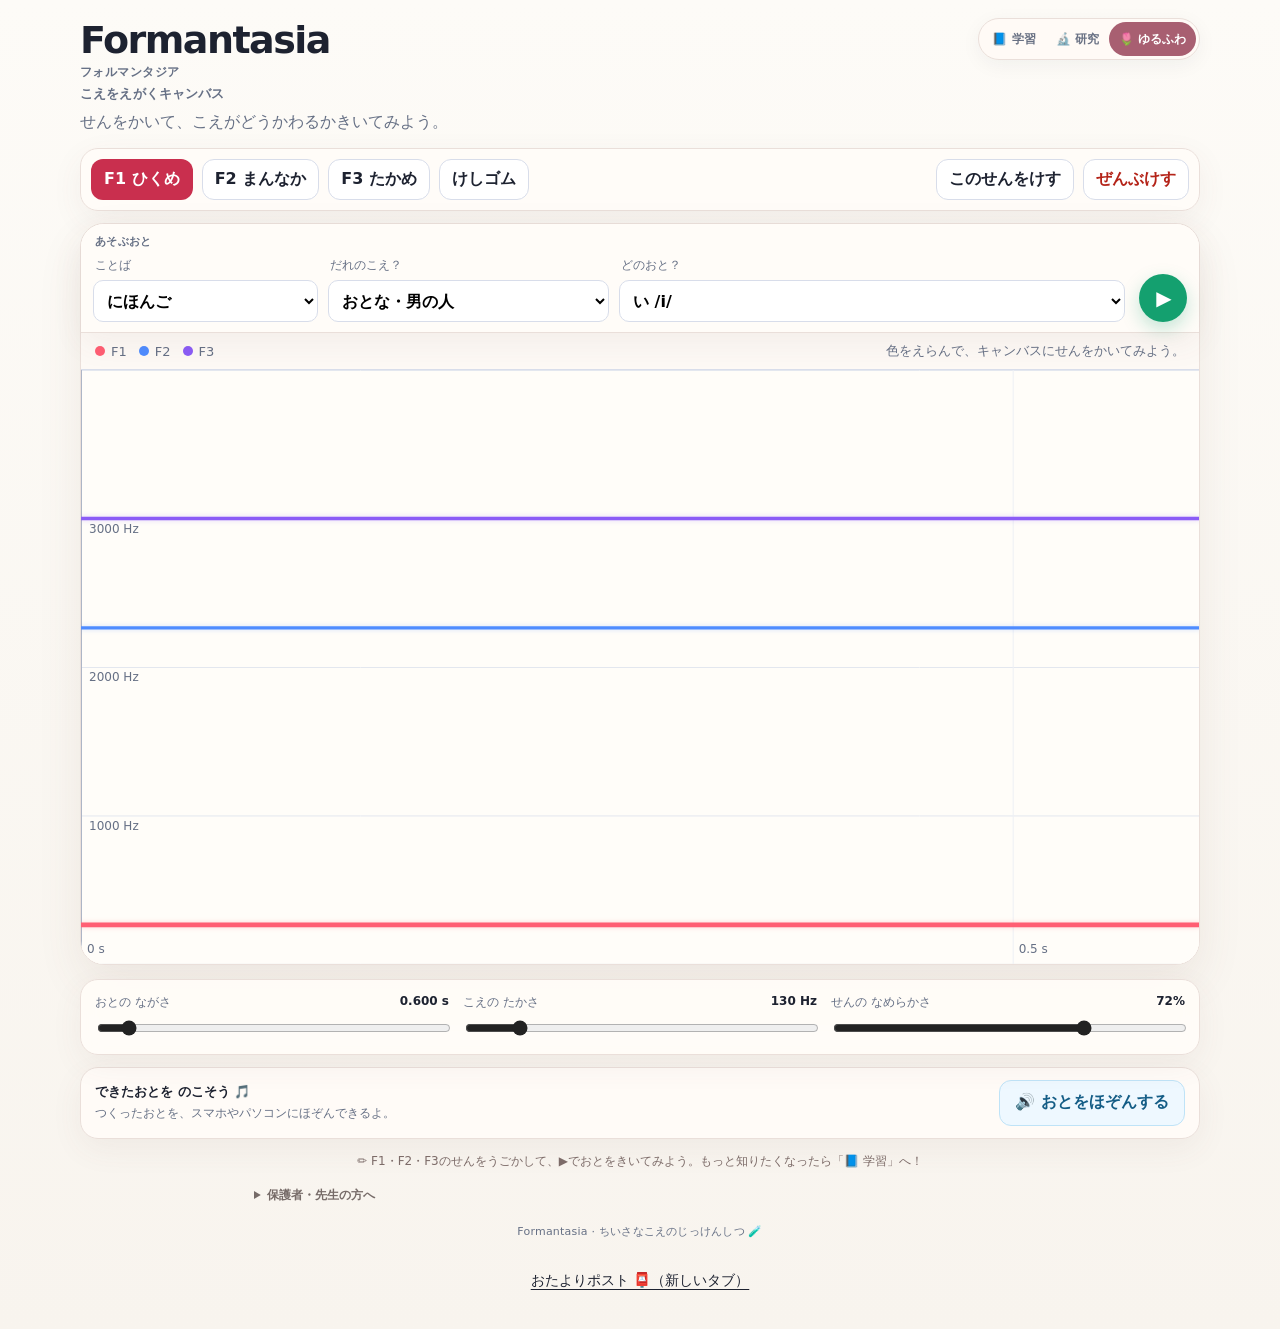
<file: index.html>
<!DOCTYPE html>
<!-- Codex connection test -->
<html lang="ja">
<head>
<meta charset="UTF-8" />
<meta name="viewport" content="width=device-width, initial-scale=1.0" />
<title>Formantasia（フォルマンタジア）— 声をえがくフォルマント・音声学キャンバス</title>
<meta name="description" content="Formantasia（フォルマンタジア）は、F1・F2・F3のフォルマント軌跡を描いて音を聴き、母音や音声学を学べる教育・実験用Webアプリです。" />
<meta name="robots" content="index,follow,max-snippet:-1,max-image-preview:large,max-video-preview:-1" />
<meta name="application-name" content="Formantasia" />
<link rel="canonical" href="https://formantasia.netlify.app/" />
<meta property="og:locale" content="ja_JP" />
<meta property="og:type" content="website" />
<meta property="og:url" content="https://formantasia.netlify.app/" />
<meta property="og:title" content="Formantasia（フォルマンタジア）— 声をえがくキャンバス" />
<meta property="og:description" content="F1・F2・F3を描いて聴く、子どもから大人まで楽しめるフォルマント・音声学Webアプリ。" />
<meta name="twitter:card" content="summary" />
<script type="application/ld+json">
{
  "@context": "https://schema.org",
  "@type": "SoftwareApplication",
  "name": "Formantasia",
  "alternateName": "フォルマンタジア",
  "applicationCategory": "EducationalApplication",
  "operatingSystem": "Web",
  "url": "https://formantasia.netlify.app/",
  "inLanguage": ["ja", "en"],
  "description": "F1・F2・F3のフォルマント軌跡を描いて音を聴き、母音や音声学を学べる教育・実験用Webアプリ。"
}
</script>
<style>
  :root {
    --bg: #f6f7fb;
    --panel: rgba(255,255,255,.9);
    --text: #1d2230;
    --muted: #667085;
    --grid: #d9deea;
    --border: #d8ddea;
    --accent: #111827;
    --f1: #ff5e73;
    --f2: #4f8cff;
    --f3: #8b5cf6;
    --play: #14a06f;
  }

  * { box-sizing: border-box; }
  html, body { margin: 0; min-height: 100%; background: linear-gradient(180deg,#f8f9fc,#f1f4f9); color: var(--text); font-family: Inter, ui-sans-serif, system-ui, -apple-system, BlinkMacSystemFont, "Segoe UI", sans-serif; }
  body { padding: 18px; }

  .app { max-width: 1120px; margin: 0 auto; }
  .public-preview-banner {
    margin:0 0 12px; padding:9px 12px; border:1px solid #d8ddea; border-radius:14px;
    background:rgba(255,255,255,.82); color:#5c6474; font-size:11px; line-height:1.5;
    display:flex; flex-wrap:wrap; gap:6px 10px; align-items:center;
  }
  .public-preview-banner strong { color:#343b49; font-size:11px; letter-spacing:.02em; }
  .public-preview-banner .preview-pill {
    display:inline-flex; align-items:center; padding:3px 7px; border-radius:999px;
    background:#fff8e8; color:#805400; border:1px solid #efd28d; font-weight:800; white-space:nowrap;
  }

  .header { display:flex; justify-content:space-between; align-items:flex-start; gap:16px; margin-bottom:14px; }
  .title h1 { margin:0; font-size: clamp(24px,4vw,38px); letter-spacing:-.04em; }
  .brand-reading { margin-top:2px; color:var(--muted); font-size:12px; font-weight:700; letter-spacing:.04em; }
  .brand-tagline { margin-top:4px; color:var(--muted); font-size:13px; font-weight:700; letter-spacing:.01em; }
  .title p { margin:7px 0 0; color:var(--muted); line-height:1.5; }
  .badge { flex:0 0 auto; font-size:12px; font-weight:700; background:#fff; border:1px solid var(--border); border-radius:999px; padding:7px 10px; box-shadow:0 5px 20px rgba(20,30,55,.05); }
  .header-actions { display:flex; align-items:center; gap:9px; flex-wrap:wrap; justify-content:flex-end; }
  .mode-switch { display:inline-flex; padding:3px; border:1px solid var(--border); border-radius:999px; background:rgba(255,255,255,.9); box-shadow:0 5px 20px rgba(20,30,55,.05); }
  .mode-btn { border:0; box-shadow:none; transform:none!important; border-radius:999px; padding:7px 10px; min-height:34px; font-size:12px; color:#687083; background:transparent; }
  .mode-btn.active { background:#1d2230; color:#fff; }
  .casual-only, .learning-only { display:none; }
  body[data-ui-mode="casual"] .research-only,
  body[data-ui-mode="casual"] .learning-only,
  body[data-ui-mode="casual"] .learning-plus { display:none!important; }
  body[data-ui-mode="casual"] .casual-only { display:revert; }
  body[data-ui-mode="learning"] .casual-only,
  body[data-ui-mode="learning"] .research-only { display:none!important; }
  body[data-ui-mode="learning"] .learning-only { display:revert; }
  body[data-ui-mode="research"] .casual-only,
  body[data-ui-mode="research"] .learning-only { display:none!important; }
  body[data-ui-mode="casual"] .settings { grid-template-columns:repeat(3,minmax(0,1fr)); }
  body[data-ui-mode="learning"] .settings { grid-template-columns:repeat(5,minmax(0,1fr)); }
  body[data-ui-mode="casual"] .canvas-top { padding-top:9px; padding-bottom:9px; }
  .casual-tip { margin:12px auto 0; padding:0 8px; max-width:760px; color:#697184; font-size:12px; line-height:1.7; text-align:center; overflow-wrap:break-word; }


  .toolbar, .settings, .bottom { background:var(--panel); border:1px solid var(--border); border-radius:18px; box-shadow:0 10px 35px rgba(30,42,75,.06); backdrop-filter: blur(10px); }
  .toolbar { display:flex; flex-wrap:wrap; gap:9px; padding:10px; margin-bottom:12px; }
  .selector-bar {
    background:var(--panel); border:1px solid var(--border); border-radius:18px;
    box-shadow:0 10px 35px rgba(30,42,75,.08); padding:10px 12px; margin-bottom:10px;
    display:grid; grid-template-columns:minmax(120px,.8fr) minmax(145px,1fr) minmax(210px,1.8fr) 52px;
    gap:10px; align-items:end; backdrop-filter:blur(12px);
    position:sticky; top:10px; z-index:45;
  }
  .selector-bar::before {
    content:'Voice preset'; grid-column:1 / -1; font-size:11px; font-weight:800;
    letter-spacing:.08em; text-transform:uppercase; color:#667085; margin:0 0 -2px 2px;
  }
  body[data-ui-mode="casual"] .selector-bar::before { content:'あそぶ音'; text-transform:none; letter-spacing:.03em; }
  body[data-ui-mode="learning"] .selector-bar::before { content:'音を選んで、しくみを学ぶ'; text-transform:none; letter-spacing:.03em; }
  .mini-control { min-width:0; }
  .mini-control label { display:block; font-size:12px; color:var(--muted); margin:0 0 6px 2px; }
  .mini-control select { width:100%; min-height:42px; font-weight:700; }
  .selector-actions { display:flex; align-items:flex-end; justify-content:flex-end; }
  .transport-btn {
    width:48px; height:48px; min-width:48px; min-height:48px; padding:0; border-radius:50%;
    display:grid; place-items:center; border:0; background:var(--play); color:#fff;
    box-shadow:0 7px 18px rgba(20,160,111,.25); font-size:20px; line-height:1;
  }
  .transport-btn:hover { transform:translateY(-1px); box-shadow:0 9px 22px rgba(20,160,111,.30); }
  .transport-btn.playing { background:#c84545; box-shadow:0 7px 18px rgba(200,69,69,.22); }
  .transport-icon { transform:translateX(1px); }
  .transport-btn.playing .transport-icon { transform:none; font-size:17px; }
  .wav-download { background:#eef8ff; color:#145d86; border-color:#bfe3f7; }
  .wav-download:disabled { opacity:.58; cursor:wait; transform:none; box-shadow:none; }
  .advanced-panel {
    margin-top:12px; padding:12px; display:flex; flex-wrap:wrap; gap:9px; align-items:center;
    background:var(--panel); border:1px solid var(--border); border-radius:18px;
    box-shadow:0 10px 35px rgba(30,42,75,.05); backdrop-filter:blur(10px);
  }
  .advanced-panel::before { content:'Research tools'; flex:1 1 100%; color:#667085; font-size:10px; font-weight:800; letter-spacing:.08em; text-transform:uppercase; margin:0 2px -2px; }
  .mode-export-panel {
    margin-top:12px; padding:12px 14px; display:flex; flex-wrap:wrap; gap:10px 14px; align-items:center;
    background:var(--panel); border:1px solid var(--border); border-radius:18px;
    box-shadow:0 10px 35px rgba(30,42,75,.05); backdrop-filter:blur(10px);
  }
  .mode-export-copy { flex:1 1 280px; min-width:0; }
  .mode-export-copy strong { display:block; font-size:13px; margin-bottom:3px; }
  .mode-export-copy p { margin:0; color:var(--muted); font-size:11px; line-height:1.55; }
  .mode-export-panel .io-group { flex:0 1 auto; }
  .casual-export-panel {
    display:none; margin-top:12px; padding:12px 14px; align-items:center; gap:12px;
    background:linear-gradient(180deg,#ffffff,#f7fbff); border:1px solid var(--border); border-radius:18px;
    box-shadow:0 10px 35px rgba(30,42,75,.05);
  }
  body[data-ui-mode="casual"] .casual-export-panel { display:flex; }
  .casual-export-copy { flex:1 1 220px; min-width:0; }
  .casual-export-copy strong { display:block; font-size:13px; margin-bottom:3px; }
  .casual-export-copy p { margin:0; color:var(--muted); font-size:11px; line-height:1.55; }
  .casual-download-btn { min-height:46px; padding:10px 15px; white-space:nowrap; }
  .check-wrap { display:flex; align-items:center; gap:8px; min-height:38px; padding:8px 10px; border:1px solid var(--border); background:#fff; border-radius:12px; font-size:13px; font-weight:700; cursor:pointer; user-select:none; }
  .check-wrap input { width:18px; height:18px; accent-color:#111827; }
  .io-group { display:flex; flex-wrap:wrap; gap:8px; }

  button, select, input { font: inherit; }
  button { border:1px solid var(--border); background:#fff; color:var(--text); border-radius:12px; padding:9px 12px; cursor:pointer; font-weight:700; transition:.15s ease; touch-action:manipulation; }
  button:hover { transform:translateY(-1px); box-shadow:0 4px 14px rgba(20,30,55,.08); }
  button:active { transform:translateY(0); }
  button:focus-visible, select:focus-visible, input:focus-visible, summary:focus-visible, a:focus-visible {
    outline:3px solid #1d4ed8; outline-offset:3px;
  }
  button.active { color:#fff; border-color:transparent; }
  .track-btn[data-track="F1"].active { background:#c92f4e; }
  .track-btn[data-track="F2"].active { background:#2563eb; }
  .track-btn[data-track="F3"].active { background:#7c3aed; }
  .eraser.active { background:#343946; color:#fff; border-color:#343946; }
  .play { background:var(--play); color:#fff; border-color:var(--play); }
  .stop { background:#fff4f4; color:#bf3030; border-color:#ffd2d2; }
  .danger { color:#b42318; }
  .spacer { flex:1 1 auto; }

  .canvas-card { background:#fff; border:1px solid var(--border); border-radius:20px; overflow:hidden; box-shadow:0 14px 40px rgba(30,42,75,.07); }
  .canvas-top { display:flex; justify-content:space-between; align-items:center; gap:12px; padding:11px 14px; border-bottom:1px solid var(--border); color:var(--muted); font-size:13px; }
  .legend { display:flex; flex-wrap:wrap; gap:10px 12px; align-items:center; }
  .legend span { display:inline-flex; align-items:center; gap:6px; }
  .dot { width:10px; height:10px; border-radius:50%; display:inline-block; }
  .dot.f1 { background:var(--f1); } .dot.f2 { background:var(--f2); } .dot.f3 { background:var(--f3); }
  .evidence-sep { width:1px; height:16px; background:var(--border); margin:0 1px; }
  .ev-key { font-size:11px; font-weight:800; white-space:nowrap; }
  .ev-key.empirical { color:#08724a; }
  .ev-key.borrowed { color:#8a5900; }
  .ev-key.modeled { color:#667085; letter-spacing:.02em; }
  .evidence-toggle { display:inline-flex; align-items:center; gap:5px; padding:4px 7px; border:1px solid var(--border); border-radius:999px; background:#fff; color:#596174; font-size:11px; font-weight:800; cursor:pointer; user-select:none; }
  .evidence-toggle input { width:14px; height:14px; margin:0; accent-color:#536072; }
  .canvas-wrap { position:relative; width:100%; aspect-ratio: 16 / 8.5; min-height:360px; background:#fbfcff; }
  canvas { position:absolute; inset:0; width:100%; height:100%; touch-action:none; }
  #drawCanvas { cursor:crosshair; }

  .settings { margin-top:12px; padding:14px; display:grid; grid-template-columns:repeat(6,minmax(0,1fr)); gap:14px; }
  .setting { min-width:0; }
  .setting label { display:flex; justify-content:space-between; gap:8px; font-size:12px; color:var(--muted); margin-bottom:7px; }
  .setting strong { color:var(--text); font-variant-numeric:tabular-nums; }
  .setting-note { margin-top:6px; color:var(--muted); font-size:10px; line-height:1.35; }
  .setting input:disabled { opacity:.38; cursor:not-allowed; }
  input[type="range"] { width:100%; accent-color:#222; }
  select { width:100%; border:1px solid var(--border); border-radius:10px; padding:8px 9px; background:#fff; }

  .bottom { margin-top:12px; padding:14px; display:flex; flex-wrap:wrap; gap:10px; align-items:center; }
  .readout { flex:1 1 260px; display:flex; gap:16px; flex-wrap:wrap; font-variant-numeric:tabular-nums; }
  .readout span { color:var(--muted); font-size:13px; }
  .readout b { color:var(--text); margin-left:4px; }
  .hint { color:var(--muted); font-size:12px; line-height:1.5; }

  .learning-card {
    margin-top:12px; padding:14px 16px; background:linear-gradient(180deg,#fff,#fbfcff);
    border:1px solid var(--border); border-radius:18px; box-shadow:0 10px 35px rgba(30,42,75,.045);
  }
  .learning-head { display:flex; justify-content:space-between; gap:12px; align-items:flex-start; margin-bottom:10px; }
  .learning-head strong { font-size:15px; }
  .learning-head p { margin:4px 0 0; color:var(--muted); font-size:12px; line-height:1.5; }
  .learning-preset-badge { flex:0 0 auto; padding:5px 8px; border-radius:999px; background:#f2f5fa; color:#596174; font-size:10px; font-weight:800; }
  .learning-topics { display:flex; flex-wrap:wrap; gap:7px; margin-bottom:10px; }
  .learning-topic { padding:6px 9px; border-radius:999px; font-size:11px; background:#fff; color:#50596b; }
  .learning-topic.active { background:#e9eef8; color:#25344d; border-color:#bfcbe0; }
  .learning-explain { padding:11px 12px; border-radius:13px; background:#f6f8fc; border:1px solid #e3e8f1; }
  .learning-explain h3 { margin:0 0 5px; font-size:14px; }
  .learning-explain p { margin:0; color:#4c5567; font-size:12px; line-height:1.65; }
  .learning-example { margin-top:7px!important; padding-top:7px; border-top:1px dashed #ccd4e0; color:#667085!important; }
  /* Layered learning explanation v1 */
  .learning-explain-block { margin-top:9px; }
  .learning-explain-block:first-of-type { margin-top:7px; }
  .learning-explain-label {
    display:inline-flex; align-items:center; margin-bottom:4px; padding:3px 7px;
    border-radius:999px; background:#e9eef8; color:#43516a; font-size:9.5px; font-weight:900;
  }
  .learning-explain-block.try .learning-explain-label { background:#edf8f3; color:#35624e; }
  .learning-explain-block.precise .learning-explain-label { background:#f3f0fa; color:#5b4d75; }
  .learning-explain-block.try { padding:9px 10px; border-radius:11px; background:#fbfdfc; border:1px solid #e1eee7; }
  .learning-explain-block.precise { padding-top:9px; border-top:1px dashed #ccd4e0; }
  .learning-explain-block.precise p { color:#5a6475; }
  .learning-popover-kicker {
    display:inline-block; margin:7px 0 3px; padding:2px 6px; border-radius:999px;
    background:#eef2f8; color:#657087; font-size:9px; font-weight:900;
  }
  .learning-popover-title + .learning-popover-kicker { margin-top:2px; }
  .learning-popover-example { margin-top:0!important; padding-top:0!important; border-top:0!important; }

  /* Sourced learning glossary v1 */
  .learning-source { margin-top:10px; padding-top:9px; border-top:1px solid #e1e6ef; color:#667085; font-size:10.5px; line-height:1.58; }
  .learning-source-heading { display:block; margin-bottom:5px; color:#4d576b; font-size:10.5px; font-weight:900; }
  .learning-source-list { margin:0; padding-left:18px; }
  .learning-source-list li { margin:4px 0; padding-left:1px; }
  .learning-source a, .learning-popover-source a { color:#315fc4; text-decoration:none; font-weight:700; }
  .learning-source a:hover, .learning-popover-source a:hover { text-decoration:underline; }
  .learning-source-sep { margin:0 4px; color:#a0a7b4; }
  .learning-citation-note { margin-top:5px!important; color:#667085!important; font-size:9.5px!important; line-height:1.45!important; }
  .info-dot {
    display:inline-grid; place-items:center; width:27px; height:27px; min-width:27px; min-height:27px;
    margin:-5px 0 -5px 5px; padding:0; border-radius:50%; border:1px solid #aebbd0;
    color:#465673; background:#fff; font-size:13px; line-height:1; font-weight:900; cursor:pointer;
    vertical-align:middle; box-shadow:0 2px 7px rgba(36,54,88,.10); transform:none!important;
  }
  .info-dot:hover { background:#eef3fa; border-color:#8fa1be; box-shadow:0 4px 10px rgba(36,54,88,.14); }
  .info-dot:focus-visible { outline:3px solid #1d4ed8; outline-offset:3px; }
  .info-dot[aria-expanded="true"] { background:#e7eefb; border-color:#7f94b8; color:#253b61; }

  .learning-popover {
    position:fixed; z-index:120; width:min(320px,calc(100vw - 24px)); padding:12px 44px 12px 14px;
    border:1px solid #d5ddeb; border-radius:15px; background:rgba(255,255,255,.98);
    box-shadow:0 16px 42px rgba(28,42,71,.18); backdrop-filter:blur(12px);
    opacity:0; transform:translateY(5px) scale(.985); pointer-events:none;
    transition:opacity .22s ease, transform .22s ease; color:var(--text);
  }
  .learning-popover.visible { opacity:1; transform:translateY(0) scale(1); pointer-events:auto; }
  .learning-popover-close {
    position:absolute; top:8px; right:8px; width:30px; height:30px; min-width:30px; min-height:30px;
    display:grid; place-items:center; padding:0; border-radius:50%; border:1px solid #cfd7e5;
    background:#fff; color:#344054; font-size:20px; line-height:1; font-weight:700; box-shadow:none;
  }
  .learning-popover-close:hover { background:#eef3fa; transform:none; box-shadow:none; }
  .learning-popover-title { display:block; margin:0 0 5px; font-size:13px; }
  .learning-popover-text, .learning-popover-example { margin:0; font-size:11.5px; line-height:1.6; color:#515c70; }
  .learning-popover-example { margin-top:7px; padding-top:7px; border-top:1px dashed #d2d9e5; color:#687489; }
  .learning-popover-source { margin-top:8px; padding-top:7px; border-top:1px solid #e1e6ef; color:#667085; font-size:9.8px; line-height:1.5; }
  .learning-popover-deep {
    margin-top:9px; padding:6px 9px; border-radius:10px; border:1px solid #d8e0ed;
    background:#f7f9fc; color:#44516a; font-size:10.5px; font-weight:800; box-shadow:none;
  }
  .learning-popover-deep:hover { background:#eef3fa; transform:none; box-shadow:none; }
  @media (prefers-reduced-motion: reduce) {
    .learning-popover { transition:none; }
  }

  .provenance-card { margin:12px 0; padding:14px 16px; background:#fff; border:1px solid var(--border); border-radius:18px; box-shadow:0 10px 35px rgba(30,42,75,.05); }
  .prov-head { display:flex; align-items:center; flex-wrap:wrap; gap:9px; margin-bottom:8px; }
  .prov-head strong { font-size:15px; }
  .confidence { display:inline-flex; align-items:center; border-radius:999px; padding:5px 9px; font-size:11px; font-weight:800; border:1px solid; }
  .confidence.a { background:#edfdf5; color:#08724a; border-color:#a8e8cb; }
  .confidence.b { background:#fff8e8; color:#8a5900; border-color:#f2d18a; }
  .confidence.c { background:#fff1f1; color:#a13636; border-color:#efb4b4; }
  .confidence.custom { background:#f1f3f7; color:#4d5566; border-color:#d3d8e2; }
  .prov-grid { display:grid; grid-template-columns:110px 1fr; gap:6px 12px; font-size:12px; line-height:1.55; }
  .prov-grid .k { color:var(--muted); font-weight:700; }
  .prov-grid .v { color:var(--text); }
  .prov-grid a, .references a { color:#315fc4; text-decoration:none; }
  .prov-grid a:hover, .references a:hover { text-decoration:underline; }
  .prov-summary { margin:8px 0 12px; padding:10px 12px; border-radius:12px; background:#f6f8fc; color:#3f4758; font-size:13px; line-height:1.55; }
  .evidence-wrap { margin:10px 0 12px; }
  .evidence-wrap h3 { margin:0 0 7px; font-size:13px; }
  .evidence-table { width:100%; border-collapse:separate; border-spacing:0; overflow:hidden; border:1px solid var(--border); border-radius:12px; font-size:12px; }
  .evidence-table th, .evidence-table td { padding:8px 10px; text-align:left; vertical-align:top; border-bottom:1px solid var(--border); }
  .evidence-table tr:last-child td { border-bottom:0; }
  .evidence-table th { background:#f7f8fb; color:var(--muted); font-size:11px; }
  .evidence-table td:first-child { font-weight:750; width:24%; }
  .evidence-table td:nth-child(2) { width:18%; white-space:nowrap; font-weight:800; }
  .ev-empirical { color:#08724a; }
  .ev-partial, .ev-borrowed, .ev-hybrid { color:#8a5900; }
  .ev-synthetic { color:#b23b32; }
  .ev-unknown { color:#7b4c97; }
  .ev-canvas { color:#536072; }
  .approx-box { margin:10px 0 12px; padding:11px 12px; border:1px solid #f2c46d; border-left:4px solid #e2a21a; border-radius:12px; background:#fff9e9; color:#654600; font-size:12px; line-height:1.6; }
  .approx-box strong { display:block; margin-bottom:3px; color:#754e00; font-size:13px; }
  .preset-state { margin:7px 0 12px; display:flex; align-items:center; flex-wrap:wrap; gap:8px; padding:7px 10px; border:1px solid var(--border); border-radius:10px; background:#f5f7fa; }
  .preset-state.initial { background:#edfdf5; border-color:#b8e8d1; }
  .preset-state.edited { background:#fff8e8; border-color:#efd28d; }
  .preset-state.custom { background:#f3f4f7; border-color:#d8dce5; }
  .preset-state-text { color:#3b6551; font-size:12px; font-weight:800; }
  .preset-state.edited .preset-state-text, .modified-note { color:#8a5900; font-size:12px; font-weight:800; }
  .preset-state.custom .preset-state-text { color:#596174; }
  .modified-note { display:none; }
  .reset-preset { display:none; padding:6px 9px; font-size:11px; background:#fff; color:#805400; border-color:#e8c777; margin-left:auto; }

  .references { margin:16px 0 30px; padding:16px 18px; background:#fff; border:1px solid var(--border); border-radius:18px; color:#394050; font-size:12px; line-height:1.6; }
  .references summary { cursor:pointer; font-weight:800; color:var(--text); font-size:14px; }
  .references ol { padding-left:22px; }
  .references li { margin:8px 0; }
  .research-note { margin-top:10px; padding:10px 12px; border-radius:12px; background:#f6f8fc; color:#5d6575; }
  .site-signature { margin:18px 0 8px; text-align:center; color:#667085; font-size:11px; letter-spacing:.02em; }

  @media (max-width: 920px) {
    .settings { grid-template-columns:repeat(2,minmax(0,1fr)); }
  }
  @media (max-width: 640px) {
    .evidence-table th:nth-child(2), .evidence-table td:nth-child(2) { width:auto; }
    .evidence-table th, .evidence-table td { padding:7px 8px; }
    .evidence-table td:first-child { width:28%; }
  }

  /* Beginner vowel comparison experiment */
  /* Unified same-vowel condition row */
  .beginner-compare { margin:10px 0 14px; }
  .compare-launch { display:none; }
  .compare-toggle {
    border:1px solid #d8dff0; background:#fff; color:var(--text); border-radius:999px;
    padding:9px 15px; font-weight:800; cursor:pointer; box-shadow:0 4px 14px rgba(34,53,94,.08);
  }
  .compare-toggle:hover { transform:translateY(-1px); }
  .compare-panel {
    margin-top:9px; border:1px solid #dfe5f2; background:linear-gradient(180deg,#fff,#f8faff);
    border-radius:18px; padding:14px; box-shadow:0 8px 24px rgba(34,53,94,.08);
  }
  .compare-head { display:flex; justify-content:space-between; gap:12px; align-items:flex-start; margin-bottom:10px; }
  .compare-head strong { font-size:15px; }
  .compare-head p { margin:3px 0 0; color:var(--muted); font-size:12px; line-height:1.55; }
  .compare-tabs { display:none; }
  .compare-tab { border:1px solid #d8dff0; background:#fff; border-radius:999px; padding:7px 11px; font-weight:800; cursor:pointer; }
  .compare-tab.active { background:#202b45; border-color:#202b45; color:#fff; }
  .compare-intro { margin:0 0 10px; font-size:12px; line-height:1.65; color:#505b72; }
  .compare-choices { display:grid; grid-template-columns:repeat(5,minmax(118px,1fr)); gap:8px; overflow-x:auto; padding-bottom:3px; }
  .compare-choice {
    text-align:left; border:1px solid #dce3f1; background:#fff; border-radius:14px; padding:11px;
    cursor:pointer; min-height:82px; display:flex; flex-direction:column; gap:6px; justify-content:center;
  }
  .compare-choice:hover { border-color:#aebbd8; transform:translateY(-1px); }
  .compare-choice.active { outline:2px solid #6a7fae; border-color:#6a7fae; background:#f6f8ff; }
  .compare-choice .kicker { font-size:10px; font-weight:900; color:#667085; letter-spacing:.03em; }
  .compare-choice strong { font-size:14px; }
  .compare-choice .desc { display:none; }
  .compare-choice .metric { font-size:11px; font-weight:800; color:#34415f; }
  .compare-choice .listen { font-size:11px; font-weight:900; color:#536b9e; }
  .compare-note { margin:9px 0 0; font-size:10.5px; line-height:1.55; color:#667085; }
  body[data-ui-mode="research"] .beginner-compare { display:block; }

  @media (max-width: 720px) {
    .compare-choices { grid-template-columns:repeat(5,minmax(118px,1fr)); }
    .compare-choice { min-height:76px; }
  }

  @media (max-width: 820px) {
    body { padding:10px; padding-bottom:184px; }
    .header { align-items:flex-start; flex-direction:column; gap:9px; }
    .header-actions { max-width:none; width:100%; justify-content:flex-start; }
    .badge { display:none; }
    .mode-btn { padding:6px 9px; font-size:11px; white-space:nowrap; }
    .canvas-wrap { min-height:420px; aspect-ratio:auto; height:58vh; max-height:620px; }
    .selector-bar {
      position:fixed; left:10px; right:10px; top:auto; bottom:10px; z-index:50; margin:0 auto;
      max-width:calc(1120px - 20px); padding:9px;
      grid-template-columns:.76fr .9fr 1.25fr 48px; gap:6px;
      border-radius:16px; box-shadow:0 14px 40px rgba(20,30,55,.20);
    }
    .selector-bar::before { display:none; }
    .mini-control label { font-size:10px; margin-bottom:4px; white-space:nowrap; overflow:hidden; text-overflow:ellipsis; }
    .mini-control select { min-height:40px; padding:7px 7px; font-size:11px; }
    .selector-actions { grid-column:auto; align-self:end; }
    .transport-btn { width:44px; height:44px; min-width:44px; min-height:44px; }
  }

  @media (max-width: 520px) {
    .settings { grid-template-columns:1fr; }
    .toolbar button { flex:1 1 auto; }
    .spacer { display:none; }
    .selector-bar { grid-template-columns:.72fr .84fr 1.18fr 44px; }
    body[data-ui-mode="casual"] .settings, body[data-ui-mode="learning"] .settings { grid-template-columns:1fr; }
    .learning-head { flex-direction:column; }
    .advanced-panel .check-wrap, .advanced-panel .io-group { flex:1 1 100%; }
    .advanced-panel .io-group button { flex:1 1 auto; }
    .mode-export-panel .io-group { flex:1 1 100%; }
    .mode-export-panel .io-group button { flex:1 1 auto; }
    .casual-export-panel { flex-direction:column; align-items:stretch; }
    .casual-download-btn { width:100%; }
  }


  /* Design polish v1 — 2026-09-17
     Warm casual mode, canvas-as-hero hierarchy, mobile two-row controller,
     readable type scale, and compact Research Preview. */
  .public-preview-compact {
    margin:0 0 10px; padding:7px 10px; border:1px solid rgba(216,221,234,.8);
    border-radius:12px; background:rgba(255,255,255,.58); color:#667085;
    font-size:12px; line-height:1.55;
  }
  .public-preview-compact summary { width:max-content; max-width:100%; cursor:pointer; font-weight:800; color:#697184; }
  .public-preview-compact summary:hover { color:#404756; }
  .public-preview-compact p { margin:7px 2px 2px; max-width:760px; }
  body[data-ui-mode="research"] .public-preview-compact { display:none; }

  .canvas-hero {
    position:relative; margin:0 0 14px; border:1px solid var(--border); border-radius:24px;
    background:#fff; box-shadow:0 18px 46px rgba(30,42,75,.10);
    transition:box-shadow .18s ease, border-color .18s ease;
  }
  .canvas-hero .selector-bar {
    margin:0; border:0; border-radius:23px 23px 0 0; border-bottom:1px solid var(--border);
    box-shadow:none; background:rgba(255,255,255,.94); position:sticky; top:10px; z-index:45;
  }
  .canvas-hero .canvas-card { border:0; border-radius:0 0 23px 23px; box-shadow:none; overflow:hidden; }
  .canvas-hero .canvas-top { background:rgba(249,250,253,.72); }
  .canvas-hero .canvas-wrap { min-height:380px; }
  .canvas-hero:focus-within { box-shadow:0 20px 52px rgba(30,42,75,.13); }

  .canvas-empty-hint {
    position:absolute; left:50%; top:50%; z-index:4; width:min(420px,78%);
    transform:translate(-50%,-50%); text-align:center; color:#9b837d;
    font-size:14px; font-weight:700; line-height:1.7; pointer-events:none;
    opacity:0; visibility:hidden; transition:opacity .18s ease, transform .18s ease;
  }
  .canvas-empty-hint.is-visible { opacity:1; visibility:visible; transform:translate(-50%,-50%) scale(1); }
  .canvas-empty-hint-mark { display:block; margin-bottom:5px; font-size:20px; opacity:.8; }

  body[data-ui-mode="casual"] {
    background:linear-gradient(180deg,#fdfbf7,#f8f4ee);
  }
  body[data-ui-mode="casual"] .toolbar,
  body[data-ui-mode="casual"] .settings,
  body[data-ui-mode="casual"] .bottom,
  body[data-ui-mode="casual"] .selector-bar,
  body[data-ui-mode="casual"] .casual-export-panel {
    background:rgba(255,252,248,.94); border-color:#eadfda;
    box-shadow:0 10px 32px rgba(112,82,68,.065);
  }
  body[data-ui-mode="casual"] .mode-switch { background:rgba(255,250,246,.96); border-color:#eadfda; }
  body[data-ui-mode="casual"] .mode-btn.active { background:#a85f71; color:#fff; }
  body[data-ui-mode="casual"] .canvas-hero {
    border-color:#eadfda; background:#fffdf9; box-shadow:0 18px 46px rgba(112,82,68,.09);
  }
  body[data-ui-mode="casual"] .canvas-hero:focus-within { box-shadow:0 20px 52px rgba(112,82,68,.12); }
  body[data-ui-mode="casual"] .canvas-hero .selector-bar {
    background:rgba(255,252,248,.96); border-bottom-color:#eadfda;
  }
  body[data-ui-mode="casual"] .canvas-hero .canvas-card { background:#fffdf9; }
  body[data-ui-mode="casual"] .canvas-hero .canvas-top { background:rgba(253,249,245,.82); }
  body[data-ui-mode="casual"] .canvas-wrap { background:#fffdf9; }
  body[data-ui-mode="casual"] .casual-tip { color:#7c6b68; }
  body[data-ui-mode="casual"] .public-preview-compact {
    background:rgba(255,252,248,.62); border-color:#eadfda; color:#7c706c;
  }

  /* Readability: explanatory and interactive text should not be metadata-sized. */
  .mode-export-copy p, .casual-export-copy p { font-size:12px; line-height:1.6; }
  .ev-key, .evidence-toggle { font-size:12px; }
  .advanced-panel::before { font-size:11px; }
  .reset-preset { padding:7px 10px; font-size:12px; }
  .setting-note { font-size:11px; line-height:1.45; }
  .compare-choice .kicker { font-size:11px; }
  .compare-choice .metric, .compare-choice .listen { font-size:12px; }
  .compare-note { font-size:11.5px; line-height:1.6; }
  .learning-source, .learning-source-heading { font-size:11.5px; }
  .learning-citation-note { font-size:10.5px!important; }
  .learning-popover-kicker { font-size:10px; }
  .learning-popover-text, .learning-popover-example { font-size:12px; }
  .learning-popover-source { font-size:10.5px; }
  .learning-popover-deep { font-size:11.5px; }

  @media (prefers-reduced-motion: reduce) {
    .canvas-hero, .canvas-empty-hint { transition:none; }
  }

  @media (max-width:820px) {
    body { padding-bottom:210px; }
    .mode-btn { padding:7px 10px; font-size:12px; white-space:nowrap; }
    .canvas-hero { border-radius:20px; }
    .canvas-hero .canvas-card { border-radius:19px; }
    .canvas-hero .selector-bar {
      position:fixed; left:10px; right:10px; top:auto; bottom:10px; z-index:50; margin:0 auto;
      max-width:calc(1120px - 20px); padding:10px; border:1px solid var(--border); border-radius:18px;
      grid-template-columns:minmax(0,.85fr) minmax(0,1.15fr) 48px;
      grid-template-rows:auto auto; gap:7px 8px;
      box-shadow:0 14px 40px rgba(20,30,55,.20);
    }
    body[data-ui-mode="casual"] .canvas-hero .selector-bar { border-color:#eadfda; }
    .canvas-hero .selector-bar::before { display:none; }
    .canvas-hero .selector-bar .mini-control:nth-of-type(1) { grid-column:1; grid-row:1; }
    .canvas-hero .selector-bar .mini-control:nth-of-type(2) { grid-column:2 / 4; grid-row:1; }
    .canvas-hero .selector-bar .mini-control:nth-of-type(3) { grid-column:1 / 3; grid-row:2; }
    .canvas-hero .selector-bar .selector-actions { grid-column:3; grid-row:2; align-self:end; }
    .mini-control label { font-size:11px; margin-bottom:4px; white-space:nowrap; overflow:hidden; text-overflow:ellipsis; }
    .mini-control select { min-height:42px; padding:7px 9px; font-size:12px; }
  }

  @media (max-width:520px) {
    .canvas-hero .selector-bar { left:8px; right:8px; bottom:8px; padding:9px; gap:6px 7px; }
    .canvas-hero .transport-btn { width:44px; height:44px; min-width:44px; min-height:44px; }
  }


  /* Casual guardian research note — 2026-09-17
     Keep research transparency for adults without interrupting children's play. */
  body[data-ui-mode="casual"] .public-preview-compact {
    display:none!important;
  }
  .casual-guardian-note {
    display:none;
    margin:14px auto 0;
    max-width:780px;
    padding:0 4px;
    color:var(--muted);
    font-size:12px;
    line-height:1.7;
  }
  body[data-ui-mode="casual"] .casual-guardian-note {
    display:block;
  }
  .casual-guardian-note summary {
    width:max-content;
    max-width:100%;
    cursor:pointer;
    font-weight:800;
    color:#766b68;
  }
  .casual-guardian-note p {
    margin:8px 0 0;
  }


  /* The X-ray view belongs to Learning/Research; the drawing canvas stays the hero. */
  .spectrum-lab { margin:12px 0 0; padding:0 16px; background:#fffcf7; border:1px solid #e5ddcf; border-radius:17px; }
  .spectrum-lab > summary { cursor:pointer; padding:14px 0; font-size:14px; font-weight:800; color:var(--text); }
  .spectrum-lab > summary:focus-visible { outline:3px solid #3b82c4; outline-offset:4px; border-radius:4px; }
  .spectrum-lab > summary .spectrum-summary-sub { margin-left:8px; font-size:12px; font-weight:500; color:#667085; }
  .spectrum-lab-body { padding:0 0 16px; }
  .spectrum-intro, .spectrum-caption { margin:3px 0 10px; color:#576273; font-size:12px; line-height:1.65; }
  .spectrum-toggles { display:flex; align-items:center; flex-wrap:wrap; gap:8px; margin:9px 0 11px; }
  .spectrum-toggle { display:inline-flex; gap:7px; align-items:center; padding:8px 11px; border:1px solid #d6dce6; border-radius:999px; background:white; font-size:12px; font-weight:700; cursor:pointer; color:#26334c; }
  /* Unchecked layers stay readable (WCAG 1.4.3); state is carried by the checkbox, dashed border and faded swatch. */
  .spectrum-toggle:has(input:not(:checked)) { background:#f4f1ea; border-style:dashed; }
  .spectrum-toggle:has(input:not(:checked)) .spectrum-swatch { opacity:.45; }
  .spectrum-toggle:focus-within { outline:2px solid #3b82c4; outline-offset:2px; }
  .spectrum-toggle input { width:16px; height:16px; margin:0; }
  #spectrumLayerSource { accent-color:#3175b8; }
  #spectrumLayerFilter { accent-color:#ad761b; }
  #spectrumLayerOutput { accent-color:#137b68; }
  #spectrumLayerComponents { accent-color:#78609b; }
  .spectrum-breakdown { display:flex; align-items:center; flex-wrap:wrap; gap:8px 12px; margin:-2px 0 11px; }
  .spectrum-breakdown-toggle { display:inline-flex; align-items:center; gap:7px; padding:7px 10px; border:1px dashed #d6d2df; border-radius:10px; background:#faf9fd; font-size:12px; color:#38405a; font-weight:700; cursor:pointer; }
  .spectrum-breakdown-toggle input { width:16px; height:16px; margin:0; }
  .spectrum-breakdown-toggle:focus-within { outline:2px solid #3b82c4; outline-offset:2px; }
  .spectrum-component-legend { display:flex; flex-wrap:wrap; gap:8px; font-size:11px; color:#48546a; }
  .spectrum-component-legend[hidden], .spectrum-caption[hidden] { display:none; }
  .spectrum-component-legend span { display:inline-flex; align-items:center; gap:4px; }
  .spectrum-component-legend svg { display:block; overflow:visible; }
  .spectrum-swatch { display:inline-block; width:17px; height:0; border-top:3px solid; }
  .spectrum-swatch.source { border-top:2px dashed #3175b8; }
  .spectrum-swatch.filter { border-top-color:#ad761b; }
  .spectrum-swatch.output { border-top-color:#137b68; }
  .spectrum-plot-wrap { background:white; border:1px solid #e4e7ed; border-radius:12px; overflow:hidden; }
  canvas.spectrum-plot { display:block; position:static; inset:auto; width:100%; height:258px; touch-action:pan-y; }
  .spectrum-time-control { display:flex; align-items:center; gap:11px; margin-top:11px; font-size:12px; font-weight:700; color:#34425b; }
  .spectrum-time-control label { flex:0 0 auto; }
  .spectrum-time-control input { flex:1; min-width:48px; height:24px; margin:0; accent-color:#6677ac; }
  .spectrum-time-control output { flex:0 0 51px; text-align:right; font-variant-numeric:tabular-nums; }
  .spectrum-values { margin:8px 0 0; font-size:12px; line-height:1.6; color:#34425b; font-variant-numeric:tabular-nums; }
  .spectrum-caption { margin:9px 0 0; }
  @media (max-width:600px) {
    .spectrum-lab { padding:0 10px; }
    .spectrum-lab > summary { font-size:13px; }
    .spectrum-lab > summary .spectrum-summary-sub { display:block; margin:3px 0 0 19px; font-size:11px; }
    .spectrum-toggles { gap:5px; }
    .spectrum-toggle { padding:8px 7px; font-size:11px; gap:5px; }
    canvas.spectrum-plot { height:235px; }
  }


  /* Spectrum X-ray explanations: concise Learning / reproducible Research. */
  .spectrum-model-details { margin:12px 0 0; border-top:1px solid #e8e1d5; padding:0 2px; }
  .spectrum-model-details > summary { cursor:pointer; padding:13px 0; font-size:13px; font-weight:750; color:#34425b; line-height:1.5; }
  .spectrum-model-details > summary:focus-visible { outline:3px solid #347cba; outline-offset:3px; border-radius:4px; }
  .spectrum-model-details > summary:hover { color:#235c8e; }
  .spectrum-model-body { padding:0 0 14px; line-height:1.75; font-size:13px; color:#34425b; }
  .spectrum-model-body p { margin:0 0 10px; }
  .spectrum-model-body ol { padding-left:1.4em; margin:0 0 10px; }
  .spectrum-model-body li { margin:5px 0; }
  .spectrum-model-body h3 { font-size:13px; font-weight:800; color:#253047; margin:15px 0 5px; }
  .spectrum-model-body h3:first-child { margin-top:0; }
  .spectrum-math { display:block; overflow-x:auto; white-space:pre; line-height:1.7; font-size:12px; font-family:ui-monospace,SFMono-Regular,Consolas,monospace; background:#f7f5ef; color:#27364c; border-left:3px solid #c7a060; border-radius:5px; padding:9px 11px; margin:7px 0 10px; }
  .spectrum-model-body .spectrum-note { color:#5a6476; font-size:12px; }
  .spectrum-model-body a { color:#185c96; text-decoration:underline; text-underline-offset:2px; }
  @media (max-width:600px) { .spectrum-model-details > summary { font-size:12px; } .spectrum-math { font-size:11px; padding:8px; } }
  .spectrum-model { margin:4px 0 10px; padding:9px 11px 6px; border:1px solid #e3dccd; border-radius:12px; background:#fff; }
  .spectrum-model legend { padding:0 4px; font-size:12px; font-weight:800; color:#34425b; }
  .spectrum-model-options { display:flex; flex-wrap:wrap; gap:6px 14px; }
  .spectrum-model label { display:inline-flex; align-items:center; gap:7px; min-height:34px; font-size:12px; font-weight:700; color:#26334c; cursor:pointer; }
  .spectrum-model input { width:16px; height:16px; margin:0; accent-color:#5b6b8f; }
  .spectrum-model label:focus-within { outline:2px solid #3b82c4; outline-offset:2px; border-radius:6px; }
  .spectrum-model .spectrum-caption { margin:2px 0 4px; }
  .spectrum-reading, .spectrum-predict { margin:12px 0 0; padding:10px 12px; border-radius:12px; font-size:13px; line-height:1.75; color:#34425b; }
  .spectrum-reading { background:#f6f8fb; border:1px solid #e1e6ee; }
  .spectrum-predict { background:#fbf8f1; border:1px solid #eadfc9; }
  .spectrum-reading p, .spectrum-predict p { margin:0 0 6px; }
  .spectrum-predict ol { margin:4px 0 6px; padding-left:1.4em; }
  .spectrum-predict li { margin:4px 0; }
  .spectrum-reading .spectrum-note, .spectrum-predict .spectrum-note { color:#5a6476; font-size:12px; }
  .spectrum-answer > summary { cursor:pointer; padding:6px 0; font-weight:750; color:#34425b; }
  .spectrum-answer > summary:focus-visible { outline:3px solid #347cba; outline-offset:3px; border-radius:4px; }

</style>
</head>
<body data-ui-mode="casual">
<div class="app">
  <div class="public-preview-banner research-only" role="note" aria-label="Research preview notice">
    <span class="preview-pill">Research Preview</span>
    <strong>Development Version</strong>
    <span>教育・実験用。プリセットには公表された文献値とアプリによるモデル区間が含まれます。この研究モードでは、各プリセットの根拠と近似方法を確認できます。</span>
  </div>
  <details class="public-preview-compact">
    <summary>Research Preview ⓘ</summary>
    <p>Formantasiaは現在開発中の教育・実験用アプリです。プリセットには公表された文献値とアプリによるモデル区間が含まれます。詳しい根拠は🔬研究モードで確認できます。</p>
  </details>
  <div class="header">
    <div class="title">
      <h1>Formantasia</h1>
      <div class="brand-reading">フォルマンタジア</div>
      <div class="brand-tagline">声をえがくキャンバス · Draw Your Voice</div>
      <p class="casual-only">線を描いて、声のひびきがどう変わるか聴いてみよう。</p>
      <p class="learning-only">描いて、聴いて、意味を知るモード。F1・F2・F3や帯域幅、Qを触りながら学べます。</p>
      <p class="research-only">横＝時間、縦＝Hz。F1・F2・F3を手描きし、文献値・モデル区間・帯域幅まで確認できます。</p>
    </div>
    <div class="header-actions">
      <div class="mode-switch" role="group" aria-label="表示モード">
        <button id="learningModeBtn" class="mode-btn" type="button" aria-pressed="false">📘 学習</button>
        <button id="researchModeBtn" class="mode-btn" type="button" aria-pressed="false">🔬 研究</button>
        <button id="casualModeBtn" class="mode-btn active" type="button" aria-pressed="true">🌷 ゆるふわ</button>
      </div>
    </div>
  </div>

  <div class="toolbar" role="group" aria-label="描画ツール">
    <button class="track-btn active" data-track="F1" type="button" aria-pressed="true"><span class="casual-only">F1 低め</span><span class="learning-plus">F1 を描く</span></button>
    <button class="track-btn" data-track="F2" type="button" aria-pressed="false"><span class="casual-only">F2 まんなか</span><span class="learning-plus">F2 を描く</span></button>
    <button class="track-btn" data-track="F3" type="button" aria-pressed="false"><span class="casual-only">F3 高め</span><span class="learning-plus">F3 を描く</span></button>
    <button id="eraserBtn" class="eraser" type="button" aria-pressed="false">消しゴム</button>
    <div class="spacer"></div>
    <button id="clearCurrent"><span class="casual-only">この線を消す</span><span class="learning-plus">現在の線を消す</span></button>
    <button id="clearAll" class="danger">全部消す</button>
  </div>

  <section class="canvas-hero" aria-label="声をえがくキャンバス">
  <div class="selector-bar" aria-label="Voice preset controls">
    <div class="mini-control">
      <label for="presetLanguage"><span class="casual-only">ことば</span><span class="learning-plus">言語</span></label>
      <select id="presetLanguage">
        <option value="ja">日本語</option>
        <option value="en">English</option>
      </select>
    </div>
    <div class="mini-control">
      <label for="voiceType"><span class="casual-only">だれの声？</span><span class="learning-plus">話者</span></label>
      <select id="voiceType"></select>
    </div>
    <div class="mini-control">
      <label for="vowelPreset"><span class="casual-only">どの音？</span><span class="learning-plus">母音 <span class="research-only" style="font-size:10px;color:var(--muted)">auto</span></span></label>
      <select id="vowelPreset"></select>
    </div>
    <div class="selector-actions" aria-label="再生・停止">
      <button id="transportBtn" class="transport-btn" type="button" title="再生" aria-label="再生" aria-pressed="false"><span class="transport-icon">▶</span></button>
    </div>
  </div>


  <div class="canvas-card">
    <div class="canvas-top">
      <div class="legend" aria-label="Formant and evidence legend">
        <span><i class="dot f1"></i>F1</span>
        <span><i class="dot f2"></i>F2</span>
        <span><i class="dot f3"></i>F3</span>
        <i class="evidence-sep learning-plus" aria-hidden="true"></i>
        <span class="ev-key empirical learning-plus" title="文献から直接使っている測定値・群平均">● 実測</span>
        <span class="ev-key borrowed learning-plus" title="別条件・別研究・単母音などから借用した文献値">△ 借用</span>
        <span class="ev-key modeled learning-plus" title="アプリが補間・保持・時間方向へ表示した区間">┄ モデル</span>
        <label class="evidence-toggle learning-plus" title="キャンバス上のデータ根拠表示を切り替えます"><input id="showEvidenceToggle" type="checkbox" checked />根拠表示</label>
      </div>
      <div><span class="casual-only">線を選んで、キャンバスを自由になぞってみよう。</span><span class="learning-only">●実測・△借用・┄モデルを見ながら、線と音の関係を確かめよう。</span><span class="research-only">線をクリックするとF1/F2/F3を選択。ドラッグすればそのまま編集できます。</span></div>
    </div>
    <div class="canvas-wrap" id="canvasWrap">
      <canvas id="gridCanvas"></canvas>
      <canvas id="drawCanvas"></canvas>
      <div id="canvasEmptyHint" class="canvas-empty-hint casual-only" aria-hidden="true">
        <span class="canvas-empty-hint-mark">✏️</span>
        <span>ここに線をかいて、声のひびきを聴いてみよう</span>
      </div>
    </div>
  </div>
  </section>


  <details id="spectrumLab" class="spectrum-lab learning-plus">
    <summary>🔬 音のX線 <span class="spectrum-summary-sub">音源・合成フィルター・合成結果を重ねて観察</span></summary>
    <div class="spectrum-lab-body">
      <p class="spectrum-intro">同じ周波数軸で、倍音の位置とフィルターの働きをくらべよう。レイヤーは自由に切り替えられるよ。</p>
      <fieldset class="spectrum-model" id="spectrumModelGroup">
        <legend>合成モデル（比較試作）</legend>
        <div class="spectrum-model-options">
          <label><input type="radio" name="synthModel" value="parallel" checked />並列（現行）</label>
          <label><input type="radio" name="synthModel" value="cascade" />直列・全極近似（試作）</label>
          <label><input type="checkbox" id="spectrumCompareOther" />もう一方を灰色で重ねる</label>
        </div>
        <p class="spectrum-caption" id="spectrumModelNote" aria-live="polite">3つのフィルターの出力を足し合わせる現行モデル。グラフ・再生・WAVはこのモデルで合成されます。</p>
      </fieldset>
      <div class="spectrum-toggles" role="group" aria-label="グラフの表示・非表示">
        <label class="spectrum-toggle"><input id="spectrumLayerSource" type="checkbox" aria-controls="spectrumPlot" /><i class="spectrum-swatch source" aria-hidden="true"></i>音源の倍音</label>
        <label class="spectrum-toggle"><input id="spectrumLayerFilter" type="checkbox" aria-controls="spectrumPlot" checked /><i class="spectrum-swatch filter" aria-hidden="true"></i>合成フィルター特性</label>
        <label class="spectrum-toggle"><input id="spectrumLayerOutput" type="checkbox" aria-controls="spectrumPlot" checked /><i class="spectrum-swatch output" aria-hidden="true"></i>合成後の倍音</label>
      </div>
      <div class="spectrum-breakdown">
        <label class="spectrum-breakdown-toggle"><input id="spectrumLayerComponents" type="checkbox" aria-controls="spectrumPlot" />F1・F2・F3の内訳を重ねる</label>
        <div class="spectrum-component-legend" id="spectrumComponentLegend" hidden aria-label="各フィルターの色と線種"><span><svg width="22" height="6" aria-hidden="true"><line x1="0" y1="3" x2="22" y2="3" stroke="#b94e68" stroke-width="2" stroke-dasharray="10 4"/></svg>F1 長い破線</span><span><svg width="22" height="6" aria-hidden="true"><line x1="0" y1="3" x2="22" y2="3" stroke="#4178be" stroke-width="2" stroke-dasharray="8 3 2 3"/></svg>F2 一点鎖線</span><span><svg width="22" height="6" aria-hidden="true"><line x1="1" y1="3" x2="22" y2="3" stroke="#7859ad" stroke-width="2" stroke-linecap="round" stroke-dasharray="0.1 4.5"/></svg>F3 点線</span></div>
      </div>
      <div class="spectrum-plot-wrap">
        <canvas id="spectrumPlot" class="spectrum-plot" role="img" aria-label="音源の倍音・合成フィルター特性・合成後の倍音を比較するスペクトル図"></canvas>
      </div>
      <div class="spectrum-time-control">
        <label for="spectrumTime">観察する時刻</label>
        <input id="spectrumTime" type="range" min="0" max="100" step="1" value="50" aria-valuetext="0.30秒" />
        <output id="spectrumTimeValue" for="spectrumTime">0.30 s</output>
      </div>
      <p class="spectrum-values" id="spectrumValues" aria-live="off">母音プリセットを選ぶか、F1〜F3を描いてみよう。</p>
      <p class="spectrum-caption" id="spectrumBreakdownNote" hidden>F1・F2・F3の各フィルター単独の応答（分岐ごとのゲインを反映）を、線種を変えて重ねています。橙色は位相を含めて合成した応答なので、3本の曲線を高さだけ足したものではありません。</p>
      <p class="spectrum-caption">計算による定常スペクトルの近似です（録音した声の分析ではありません）。合成器と同じ3本の並列バンドパスフィルターを使い、音量エンベロープと時間変化中の過渡応答は省いています。青・緑の棒は「音源の第1倍音＝0 dB」とした相対レベル、橙の線はフィルターの増幅率（dB）です。</p>

      <div class="spectrum-reading learning-only" id="spectrumReadingGuide">
        <p><strong>グラフの読み方：</strong>同じ周波数の位置で、<strong>緑の棒の高さ ＝ 青の棒の高さ ＋ 橙の線の高さ</strong>（どれもdB）。dBでは「何倍になるか」を足し算で表せるからだよ。「音源の倍音」をONにして確かめてみよう。</p>
        <p class="spectrum-note">この目盛りは、音源のいちばん低い倍音を0 dBにそろえた<strong>相対値</strong>。実際に再生される音には、ほかの音量調整（一定の倍率）や、始まり・終わりのフェードも加わるので、音の大きさそのものではないよ。−60 dBより小さい部分は描いていません。</p>
      </div>

      <div class="spectrum-predict learning-only" id="spectrumPrediction">
        <p><strong>🔎 予想してから確かめよう</strong></p>
        <ol>
          <li>母音を「あ」にして、F1とF2のあいだの谷を見よう。次に「い」に変えたら、この谷は<strong>深くなる？ 浅くなる？</strong>（英語の /ɑ/ と /i/ でも試せるよ）</li>
          <li>「F1・F2・F3の内訳を重ねる」をONにする前に予想しよう。F1とF2のあいだの深い谷は、どの線とどの線が<strong>交わる近く</strong>にできるかな？</li>
        </ol>
        <details class="spectrum-answer">
          <summary>答え合わせ</summary>
          <p>1. 「い」のほうがずっと深くなる。「い」はF1とF2が大きく離れていて、そのあいだでは両方のフィルターがもともと弱いからだよ。並列（現行）モデルでは、さらに出てくる波の向きがほぼ正反対になって打ち消し合う（下の「レモン形の谷」の説明も読んでね）。</p>
          <p>2. F1（長い破線）とF2（一点鎖線）が交わる近く。2つの強さが同じくらいで向きが逆だと、足したときにいちばん打ち消し合うんだ。</p>
          <p class="spectrum-note">もっと試すなら：帯域幅モードを「Manual Q」にして、Qを小さくすると谷はどうなるかな？ 合成モデルを「直列・全極近似（試作）」に切り替えると、谷の深さと形はどう変わるかな？</p>
        </details>
      </div>

      <details class="spectrum-model-details learning-only" id="spectrumLearningExplanation">
        <summary>🛝 フォルマントのあいだの深い谷（「レモン形の谷」）はどうしてできるの？</summary>
        <div class="spectrum-model-body">
          <p>橙色の線が、山と山のあいだで両側からすぼまるように深く落ちこむところを、この解説では<strong>「レモン形の谷」</strong>と呼ぶよ（とがった先がレモンのはしに似ているから）。</p>
          <ol>
            <li>ブランコには、自然にゆれやすい速さがあるね。F1・F2・F3のフィルターにも、それぞれ通しやすい周波数（中心周波数）がある。</li>
            <li>ブランコを自然なゆれより<strong>ゆっくり</strong>押すと押す手とそろって動き、<strong>速く</strong>押すと押す手と逆向きに動きやすい。フィルターも同じように、中心より<strong>低い</strong>音と<strong>高い</strong>音とでは、出てくる波のタイミング（<strong>位相</strong>）のずれ方が反対になる。</li>
            <li>F1とF2のあいだの音は、F1のフィルターにとっては「高い音」、F2のフィルターにとっては「低い音」。だから2つのフィルターから出てくる波は<strong>ほぼ逆向き</strong>になる。</li>
            <li>このアプリは3つのフィルターの出力を<strong>足し合わせて</strong>音を作る（並列型）。逆向きの波を足すと打ち消し合い、2つの強さが同じくらいの所ではとても小さくなる。これがレモン形の谷だよ。</li>
          </ol>
          <p>「F1・F2・F3の内訳を重ねる」をONにすると、3本の線でそれぞれのフィルターの<strong>強さだけ</strong>が見えるよ。橙色は<strong>位相（向き）も考えて足した結果</strong>だから、谷は3本の線のどれよりも深くなることがある。もともと谷のあたりは、どのフィルターも通しにくい周波数でもあるので、谷の深さは「打ち消し合い」と「もともと弱い」の両方で決まるよ。</p>
          <h3>人の声との関係</h3>
          <p>このレモン形の深い谷は、<strong>3つのフィルターを並列に足す</strong>というこのアプリの作り方によって強く出る性質だよ。人の声でも、鼻にかかった母音（鼻音化）などでは「反共鳴」とよばれる谷ができることがある。でも、このアプリの深い谷を、一般的な声道の性質と同じものだと考えないでね。自分の声をPraatなどで分析して、谷の形を比べてみるのもおすすめ。</p>
        </div>
      </details>

      <details class="spectrum-model-details research-only" id="spectrumResearchSpecification">
        <summary>合成モデルの数式・係数・再現条件（Research）</summary>
        <div class="spectrum-model-body">
          <h3>1. 音源とフィルターの接続</h3>
          <p>現行の <code>scheduleSynthesis()</code> は、<code>OscillatorNode</code> の <code>sawtooth</code>（基本周波数 F0）を音源とし、ゲイン 0.32 を通して3本の <code>BiquadFilterNode</code>（<code>type = "bandpass"</code>）に<strong>並列</strong>入力する。分岐のゲインは F1 = 1.00、F2 = 0.68、F3 = 0.42。合流後に 0.62 を掛け、さらに時間変化する master gain を掛ける。</p>
          <pre class="spectrum-math" aria-label="音源から出力への信号経路">sawtooth(F0) → gain 0.32
             ├→ bandpass F1 → gain 1.00 ┐
             ├→ bandpass F2 → gain 0.68 ├→ sum × 0.62
             └→ bandpass F3 → gain 0.42 ┘
                        → master envelope → output</pre>
          <h3>2. biquad の係数：W3C bandpass</h3>
          <p>以下は <code>BiquadFilterNode</code> が従う<strong>規範的なフィルター特性</strong>の係数であり、独自に設計した別のフィルターではない。<code>f_c</code> はその分岐の中心周波数（F1/F2/F3）、<code>F_s</code> は AudioContext のサンプリング周波数、<code>Q</code> はフィルターのQ値。</p>
          <pre class="spectrum-math" aria-label="バンドパスの中心角周波数と係数">ω₀ = 2π f_c / F_s
α  = sin(ω₀) / (2Q)

b₀ =  α        b₁ = 0          b₂ = -α
a₀ = 1 + α     a₁ = -2 cos ω₀  a₂ = 1 - α</pre>
          <h3>3. 入出力の差分方程式</h3>
          <p><code>x[n]</code> が入力、<code>y[n]</code> が出力、<code>n</code> がサンプル番号。過去2サンプル分の入力と出力が今の出力に関与する。</p>
          <pre class="spectrum-math" aria-label="二次IIRフィルターの差分方程式">a₀ y[n] + a₁ y[n-1] + a₂ y[n-2]
  = b₀ x[n] + b₁ x[n-1] + b₂ x[n-2]

y[n] = (b₀x[n] + b₁x[n-1] + b₂x[n-2]
        - a₁y[n-1] - a₂y[n-2]) / a₀</pre>
          <h3>4. 3分岐の複素伝達関数</h3>
          <p>各分岐の伝達関数は分子・分母に上の係数を使う。周波数応答の<strong>複素数</strong>を足すため、位相の干渉によって深い谷が生じうる。</p>
          <pre class="spectrum-math" aria-label="並列フィルターの合成伝達関数">Hₖ(z) = (b₀ + b₁z⁻¹ + b₂z⁻²)
        / (a₀ + a₁z⁻¹ + a₂z⁻²)

H_sum(z) = 0.62 × [1.00H₁(z)
                 + 0.68H₂(z) + 0.42H₃(z)]

固定パラメータ時の合成器本体:
H_source→sum(z) = 0.32 × H_sum(z)</pre>
          <p>橙色の線は <code>20 log10(|H_sum(e^(jω))|)</code> を示す。各分岐の薄い破線は <code>20 log10(|0.62 × gₖ × Hₖ(e^(jω))|)</code> を示す。各分岐の<strong>振幅だけを足した曲線ではない</strong>。</p>
          <h3>5. 表示の正規化（青・緑・橙の関係）</h3>
          <pre class="spectrum-math" aria-label="倍音レベルの表示式">ω_k = 2π k F0 / F_s
      (k = 1, 2, … ;  k F0 ≤ maxHz)
L_src(k) = −20 log10(k)  [dB re 第1倍音]
L_out(k) = L_src(k)
         + 20 log10|H_sum(e^(jω_k))|</pre>
          <p>音源レベルはのこぎり波の倍音振幅比 1/k による（2026-10-28、Chromium で合成音の定常部をDFTし、表示値と0.01 dB以内で一致することを確認）。共通の定数倍 <code>20 log10(0.32 × 0.75) ≈ −12.4 dB</code>（source gain × master 持続部）と attack/release のエンベロープは表示から除いている。したがって緑の高さは同じ周波数で青と橙の dB 和に等しいが、出力の絶対レベル（dBFS）ではない。表示範囲は −60〜+3 dB で、−60 dB 未満は描画しない。</p>
          <h3>6. 並列構成による谷と反共鳴</h3>
          <p>3分岐を同符号で加算するため、隣接する中心周波数 f_k &lt; f_(k+1) のあいだでは、分岐 k の位相は −90°、分岐 k+1 の位相は +90° に近づく。両者の振幅が近い周波数で <code>H_sum</code> は深い極小（零点に近い谷）をとる。全極（カスケード）型の声道モデルは z = 0 以外に零点をもたないため、この谷はモデル構成に由来する。一方、実音声でも鼻腔との結合などにより反共鳴（零点）は生じうる。したがって要点は谷の有無ではなく、本アプリの並列構成による深い谷を、口母音の一般的な声道特性と同一視しないことである。</p>
          <h3>7. Q・時間変化と表示上の限界</h3>
          <p><strong>Manual Q</strong> では各分岐のQをスライダーの値に設定。<strong>Empirical bandwidth</strong> ではアプリに収録した帯域幅 B と対応する中心周波数から <code>Q = clamp(f_c / B, 0.2, 80)</code> を計算する。実際の合成処理は、F1〜F3の描画軌跡を平滑化し、<strong>220区間</strong>の <code>linearRampToValueAtTime</code> でフィルター中心周波数とQを時間変化させる。中心周波数は <code>80 Hz</code> 以上、<code>min(maxHz, F_s/2 - 200 Hz)</code> 以下に制限する。グラフの計算はこの周波数制限を適用していないため、80 Hz 未満を描いた場合のみ合成音と差が生じうる。</p>
          <p>master gain は冒頭と末尾で指数変化し、持続部は <code>0.75</code>。この時変系を単一の時間不変伝達関数で完全に記述することはできない。「音のX線」は選択時刻のパラメータを固定した<strong>定常近似</strong>であり、過渡応答・attack/release・実録音・声道の物理形状を直接示すものではない。再生していないときのグラフ計算は <code>F_s = 48000 Hz</code> を仮定し、再生中は AudioContext の値を使用するため、実環境で差が生じうる。</p>
          <h3>8. 比較試作：直列・全極近似モデル（未採用）</h3>
          <p>「直列・全極近似（試作）」を選ぶと、同じ音源・同じ F1–F3 軌跡・同じ帯域幅 <code>B = f_c / Q</code> で、3本の <code>BiquadFilterNode</code>（<code>type = "lowpass"</code>）を<strong>直列</strong>に接続して合成する。グラフ・再生・WAV が同じモデルに切り替わる。lowpass の Q は dB 単位なので、帯域幅をそろえるために次の換算を使う。</p>
          <pre class="spectrum-math" aria-label="直列モデルの係数と伝達関数">Q_dB = 20 log10(f_c / B)
α = sin(ω₀) / (2 · 10^(Q_dB/20))
b₀ = b₂ = (1 − cos ω₀)/2   b₁ = 1 − cos ω₀
a₀ = 1 + α   a₁ = −2 cos ω₀   a₂ = 1 − α

H_cas(z) = G · H_LP1(z) · H_LP2(z) · H_LP3(z)</pre>
          <p><code>G</code> は聴き比べ用の音量合わせの定数で、再生時間の中央時刻における倍音の RMS が並列モデルと等しくなるように1音ごとに決める（グラフも同じ <code>G</code> を使う）。</p>
          <p><strong>近似上の限界</strong>：(1) lowpass は z = −1（ナイキスト周波数）に二重零点をもつため、厳密な全極モデルではない。Klatt 型の2極共鳴器（B = f/10）との比較では、0〜2.6 kHz で差 0.6 dB 以内、4 kHz で −1.8 dB、6 kHz で −4.2 dB（Chromium で計算）。(2) F4 以上の共鳴や高次極の補正を含まないため、高い周波数は弱めに出る。(3) Q が小さい（目安 4 未満）と、山の位置と −3 dB 帯域幅が f_c・B からずれる。(4) 実際の母音音声とのスペクトル比較は未実施であり、どちらのモデルが実際の声に近いかはまだ検証していない。</p>
          <p class="spectrum-note">出典：<a href="https://www.w3.org/TR/webaudio/#BiquadFilterNode" target="_blank" rel="noopener noreferrer">W3C Web Audio API — BiquadFilterNode</a>。実装：<a href="https://github.com/daddyboubakiki-stack/FormantCanvas/blob/main/index.html" target="_blank" rel="noopener noreferrer">scheduleSynthesis / spectrumBandpassResponse（GitHub）</a>。ここに記した係数はWeb Audioの定義、固定ゲイン・接続・更新方法は本アプリの実装に対応する。</p>
        </div>
      </details>
    </div>
  </details>

  <section class="beginner-compare" id="beginnerCompareWrap" hidden aria-label="同じ母音のくらべ聴き">
    <div class="compare-launch">
      <button class="compare-toggle" id="compareToggleBtn" type="button" aria-expanded="false">🔬 同じ母音をくらべてみる</button>
    </div>
    <div class="compare-panel" id="comparePanel" hidden>
      <div class="compare-head">
        <div>
          <strong id="compareTitle">同じ母音をくらべてみよう</strong>
          <p>同じ母音を、条件だけ変えてワンタップで比較できます。</p>
        </div>
      </div>
      <div class="compare-tabs" role="group" aria-label="比較テーマ">
        <button class="compare-tab active" type="button" data-compare-theme="context">どこで言う？</button>
        <button class="compare-tab" type="button" data-compare-theme="length">短い？長い？</button>
      </div>
      <p class="compare-intro" id="compareIntro"></p>
      <div class="compare-choices" id="compareChoices"></div>
      <p class="compare-note">※ 小さい差は耳だけでは分かりにくいことがあります。必要ならグラフと実測durationも一緒に確認できます。</p>
    </div>
  </section>

  <div class="settings">
    <div class="setting">
      <label><span>再生時間</span><strong id="durationValue">0.60 s</strong></label>
      <input id="duration" type="range" min="0.04" max="8" step="0.001" value="0.600" aria-label="再生時間" />
    </div>
    <div class="setting">
      <label><span><span class="casual-only">声の高さ</span><span class="learning-plus">基本周波数 F0 <button class="info-dot learning-only" type="button" data-learn-topic="f0" aria-label="F0を変えるとどうなる？" aria-expanded="false">i</button></span></span><strong id="f0Value">140 Hz</strong></label>
      <input id="f0" type="range" min="70" max="500" step="1" value="140" aria-label="声の高さ・基本周波数 F0" />
    </div>
    <div class="setting research-only">
      <label><span>最大周波数</span><strong id="maxHzValue">4000 Hz</strong></label>
      <input id="maxHz" type="range" min="2500" max="6000" step="250" value="4000" aria-label="最大周波数" />
    </div>
    <div class="setting learning-plus">
      <label><span>帯域幅モード <button class="info-dot learning-only" type="button" data-learn-topic="bandwidth" aria-label="帯域幅モードを変えるとどうなる？" aria-expanded="false">i</button></span><strong id="bandwidthModeValue">Empirical</strong></label>
      <select id="bandwidthMode" aria-label="帯域幅モード">
        <option value="empirical">Empirical bandwidth</option>
        <option value="manual">Manual Q</option>
      </select>
      <div class="setting-note" id="bandwidthInfo">日本語成人男性ではMokhtari–Tanaka (2000) のB1–B3平均を使用。</div>
    </div>
    <div class="setting learning-plus">
      <label><span>Manual Q <button class="info-dot learning-only" type="button" data-learn-topic="q" aria-label="Qを変えるとどうなる？" aria-expanded="false">i</button></span><strong id="qValue">Q 10</strong></label>
      <input id="q" type="range" min="2" max="25" step="1" value="10" aria-label="Manual Q" />
      <div class="setting-note">Empirical bandwidth時は無効。Qは各時点で F/B から自動計算。</div>
    </div>
    <div class="setting">
      <label><span>手ブレ補正</span><strong id="stabilizeValue">72%</strong></label>
      <input id="stabilize" type="range" min="0" max="100" step="1" value="72" aria-label="手ブレ補正" />
    </div>
  </div>

  <div class="bottom learning-plus">
    <div class="readout">
      <span>時刻 <b id="timeReadout">0.00 s</b></span>
      <span>F1 <b id="f1Readout">—</b></span>
      <span>F2 <b id="f2Readout">—</b></span>
      <span>F3 <b id="f3Readout">—</b></span>
    </div>
    <div class="hint learning-only">F1・F2・F3は声道の共鳴の位置。線を動かして、数値と聞こえ方がどう一緒に変わるか試してみよう。</div>
    <div class="hint research-only">※ 教育・実験用の簡易フォルマントシンセ。Empirical bandwidthではB1–B3を保持し、各時点のQをF/Bから自動計算します。WAVも同じ合成設定で48 kHz / 16-bit PCMレンダリングします。</div>
  </div>

  <section class="mode-export-panel learning-plus" id="modeExportPanel" aria-label="保存・書き出し・読み込み">
    <div class="mode-export-copy">
      <strong><span class="learning-only">📥 保存・読み込み</span><span class="research-only">Export / import</span></strong>
      <p class="learning-only">いまの音をWAV、F1〜F3のデータをCSV、Praat用スクリプトとして保存できます。CSVを読み込んで続きから触ることもできます。</p>
      <p class="research-only">現在の合成音・F1〜F3軌跡を保存し、CSVデータを読み込めます。</p>
    </div>
    <div class="io-group">
      <button id="downloadWavBtn" class="wav-download" title="現在の合成音を48 kHz / 16-bit PCM WAVで保存"><span class="learning-only">WAVを保存</span><span class="research-only">WAV書き出し</span></button>
      <button id="exportPraat"><span class="learning-only">Praat用に保存</span><span class="research-only">Praatへ書き出し</span></button>
      <button id="exportCsv"><span class="learning-only">CSVを保存</span><span class="research-only">CSV書き出し</span></button>
      <button id="importCsvBtn"><span class="learning-only">CSVを読み込む</span><span class="research-only">CSV読込</span></button>
      <input id="importCsv" type="file" accept=".csv,.txt" hidden />
    </div>
  </section>

  <section class="casual-export-panel casual-only" id="casualExportPanel" aria-label="音を保存">
    <div class="casual-export-copy">
      <strong>できた音をのこしておこう 🎵</strong>
      <p>いま作った音をWAVファイルでスマホやパソコンに保存できます。</p>
    </div>
    <button id="casualDownloadWavBtn" class="wav-download casual-download-btn" type="button" title="いま作った音をWAVファイルで保存">🔊 おとを保存する</button>
  </section>

  <div class="casual-tip casual-only">✏️ F1・F2・F3を好きに曲げて、▶ で聴き比べよう。学習モードでは、F1/F2/F3や音のしくみも確かめられます。</div>

  <section class="learning-card learning-only" id="learningCard" aria-label="音声学ミニ解説">
    <div class="learning-head">
      <div>
        <strong>📘 触ってわかる音声学</strong>
        <p>まずひとことでつかんで、触って確かめて、必要なら少し正確に。</p>
      </div>
      <span class="learning-preset-badge" id="learningPresetBadge">文献値を読み込み中…</span>
    </div>
    <div class="learning-topics" role="group" aria-label="学ぶ用語">
      <button class="learning-topic" type="button" data-learn-topic="f0">F0</button>
      <button class="learning-topic active" type="button" data-learn-topic="f1">F1</button>
      <button class="learning-topic" type="button" data-learn-topic="f2">F2</button>
      <button class="learning-topic" type="button" data-learn-topic="f3">F3</button>
      <button class="learning-topic" type="button" data-learn-topic="formant">フォルマント</button>
      <button class="learning-topic" type="button" data-learn-topic="resonance">共鳴</button>
      <button class="learning-topic" type="button" data-learn-topic="hz">Hz</button>
      <button class="learning-topic" type="button" data-learn-topic="spectrogram">スペクトログラム</button>
      <button class="learning-topic" type="button" data-learn-topic="sourcefilter">音源–フィルタ</button>
      <button class="learning-topic" type="button" data-learn-topic="praat">Praat</button>
      <button class="learning-topic" type="button" data-learn-topic="bandwidth">Bandwidth</button>
      <button class="learning-topic" type="button" data-learn-topic="q">Q</button>
      <button class="learning-topic" type="button" data-learn-topic="empirical">Empirical</button>
      <button class="learning-topic" type="button" data-learn-topic="evidence">● △ ┄</button>
    </div>
    <div class="learning-explain" aria-live="polite">
      <h3 id="learningExplainTitle">F1（第1フォルマント）</h3>
      <div class="learning-explain-block one">
        <span class="learning-explain-label">ひとことで</span>
        <p id="learningExplainText">母音の「口の開き」に強く関わる、いちばん低いフォルマントです。</p>
      </div>
      <div class="learning-explain-block try">
        <span class="learning-explain-label">触ってみよう</span>
        <p id="learningExplainExample">F1の線だけ上下に動かして、聞こえ方を比べてみよう。</p>
      </div>
      <div class="learning-explain-block precise">
        <span class="learning-explain-label">もう少し正確に</span>
        <p id="learningExplainPrecise">F1は第1フォルマントの中心周波数です。母音の高さと強く関係しますが、舌の位置だけで一対一に決まる値ではありません。</p>
      </div>
      <div class="learning-source" id="learningExplainSources" aria-label="この用語の出典"></div>
      <p class="learning-citation-note">本文は出典を踏まえたFormantasiaによる要約です。原文の直接引用ではありません。</p>
    </div>
  </section>

  <div class="advanced-panel research-only" aria-label="Advanced and export controls">
    <label class="check-wrap" title="ONにするとF1・F2・F3が交差しないように制限します。">
      <input id="orderedToggle" type="checkbox" checked />
      <span>F1 &lt; F2 &lt; F3 の順序を保つ</span>
    </label>
    <label class="check-wrap" id="regionalEvidenceWrap" title="Jacewicz et al. (2011) のWisconsin親世代男性について公表された20/35/50/65/80%時点のF1/F2平均値を使用します。/aɪ aʊ ɔɪ/のみ。F3はLee et al. (2014) のendpoint間を補間するため、完全に同一研究の軌跡ではありません。">
      <input id="bestEvidenceToggle" type="checkbox" />
      <span>5点実測F1/F2を使う（Jacewicz 2011・WI成人男性）</span>
    </label>
  </div>

  <div class="provenance-card research-only" id="provenanceCard">
    <div class="prov-head">
      <strong id="provTitle">このプリセットの根拠</strong>
      <span class="confidence custom" id="provConfidence">Custom</span>
    </div>
    <div class="preset-state initial" id="presetState">
      <span class="preset-state-text" id="presetStateText">✓ プリセットの初期状態です（F1–F3 / F0 / 帯域幅モード / Manual Q / 再生時間）。</span>
      <span class="modified-note" id="modifiedNote">✎ プリセットから変更されています。F1–F3 / F0 / 帯域幅モード / Manual Q / 再生時間のいずれかが初期状態と異なります。</span>
      <button class="reset-preset" id="resetPresetBtn" type="button" title="F1–F3・F0・帯域幅モード・Manual Q・再生時間をプリセット初期状態に戻します。最大周波数と手ブレ補正は保持します。">↶ プリセットに戻す</button>
    </div>
    <div class="prov-summary" id="provSummary">この線が、どこまで文献値でどこからモデルなのかを表示します。</div>

    <div class="evidence-wrap" id="evidenceWrap">
      <h3>わかっていること / まだ足りないデータ</h3>
      <table class="evidence-table" aria-label="プリセットのデータ根拠">
        <thead><tr><th>項目</th><th>状態</th><th>このプリセットで使っているもの</th></tr></thead>
        <tbody id="provEvidenceBody"></tbody>
      </table>
    </div>

    <div class="approx-box" id="provApproxBox" hidden>
      <strong>⚠ なぜ近似・モデルなの？</strong>
      <div id="provApproxText">—</div>
    </div>

    <details class="prov-details">
      <summary style="cursor:pointer;font-size:12px;font-weight:800;color:var(--text);margin-bottom:8px">詳しい出典情報</summary>
      <div class="prov-grid">
        <div class="k">データ出典</div><div class="v" id="provSource">—</div>
        <div class="k">軌跡の作り方</div><div class="v" id="provTrajectory">—</div>
        <div class="k">再利用について</div><div class="v" id="provReuse">—</div>
        <div class="k">参考文献</div><div class="v" id="provRefs">—</div>
      </div>
    </details>

  </div>

  <details class="references research-only">
    <summary>References & data notes</summary>
    <ol>
      <li>Kasuya, H., Suzuki, H., & Kido, K. (1968). 年令，性別による日本語5母音のピッチ周波数とホルマント周波数の変化. <em>日本音響学会誌, 24</em>(6), 355–364. <a href="https://doi.org/10.20697/jasj.24.6_355" target="_blank" rel="noreferrer">doi:10.20697/jasj.24.6_355</a></li>
      <li>Lee, S., Potamianos, A., & Narayanan, S. (1999). Acoustics of children's speech: Developmental changes of temporal and spectral parameters. <em>Journal of the Acoustical Society of America, 105</em>(3), 1455–1468. <a href="https://doi.org/10.1121/1.426686" target="_blank" rel="noreferrer">doi:10.1121/1.426686</a></li>
      <li>Lee, S., Potamianos, A., & Narayanan, S. S. (2014). Developmental acoustic study of American English diphthongs. <em>Journal of the Acoustical Society of America, 136</em>(4), 1880–1894. <a href="https://doi.org/10.1121/1.4894799" target="_blank" rel="noreferrer">doi:10.1121/1.4894799</a></li>
      <li>Mokhtari, P., &amp; Tanaka, K. (2000). <em>A Corpus of Japanese Vowel Formant Patterns</em>. Bulletin of the Electrotechnical Laboratory (ETL), 64, 57–66. Formantasia uses only derived aggregate B1–B3 statistics recomputed from the publicly downloadable 2,750-pattern data; the raw dataset is not embedded. <a href="https://isd.pu-toyama.ac.jp/~parham/sp_FormantDataETL.html" target="_blank" rel="noreferrer">project page</a></li>
      <li>Yazawa, K., &amp; Kondo, M. (2019). Acoustic characteristics of Japanese short and long vowels: Formant displacement effect revisited. <em>Proceedings of ICPhS 2019</em>. Formantasiaの成人短長母音プリセットは、公開された Japanese Vowel Length Acoustic Data v3 の条件別派生平均を使用。 <a href="https://zenodo.org/records/15227304" target="_blank" rel="noreferrer">Zenodo dataset</a></li>
      <li>Hara, I. (2016). <em>An acoustic analysis of vowel sequences in Japanese</em> [Doctoral dissertation, Newcastle University]. <a href="http://hdl.handle.net/10443/3420" target="_blank" rel="noreferrer">Newcastle eTheses</a></li>
      <li>Jacewicz, E., Fox, R. A., & Salmons, J. (2011). Cross-generational vowel change in American English. <em>Language Variation and Change, 23</em>(1), 45–86. <a href="https://doi.org/10.1017/S0954394510000219" target="_blank" rel="noreferrer">doi:10.1017/S0954394510000219</a></li>
      <li>Zhang, M. (2022). <em>Prosodic influences on the acoustics of vowel sequences</em> [Doctoral dissertation, University at Buffalo, State University of New York]. <a href="https://miaozhang.org/mz_dissertation.pdf" target="_blank" rel="noreferrer">PDF</a></li>
      <li>Sun, J., & Hayashi, R. (2025). Acoustic, auditory and articulatory analysis of vowel sequences in Japanese by Chinese learners. <em>Journal of the Phonetic Society of Japan, 29</em>(1), 72–86. <a href="https://doi.org/10.24467/onseikenkyu.29.1_72" target="_blank" rel="noreferrer">doi:10.24467/onseikenkyu.29.1_72</a></li>
    </ol>
    <div class="research-note"><strong>信頼レベル：</strong> A = 公表された数値平均を直接転記 / B = 実測アンカー＋合成補間、または複数資料を明示的に組み合わせたモデル / C = 成人データ等を借用した近似。<br><strong>暫定版の原則：</strong> 論文に公表された平均値・公開資料だけを使用。CID / North Texas 等の非公開または研究者間提供の可能性がある raw audio はこの版には含めていません。Mokhtari & Tanaka (2000) の成人男性帯域幅は、公開2,750-patternデータを独立再集計した母音別派生統計（B1–B3 mean/SD, n=550）だけを実装し、原raw行は同梱していません。キャンバス上では ●=実測、△=借用、┄=アプリモデルとして視覚的に区別します。単母音の横線は実測時系列ではなくdisplay-onlyです。Hillenbrand et al. (1995) の公開10%軌跡は今後の統合候補です。</div>
  </details>
  <details class="casual-guardian-note">
    <summary>保護者・先生の方へ</summary>
    <p>
      Formantasiaは教育・実験用の開発中アプリです。プリセットには、公表された研究データと、文献をもとにアプリ内でモデル化した値が含まれます。根拠や出典は🔬研究モードで確認できます。
    </p>
  </details>
  <footer class="site-signature">Formantasia · Daddy's little phonetics lab 🧪</footer>
  <footer class="otayori-footer"><a href="https://chibichan-sketchbook.daddyboubakiki.workers.dev/otayori/?app=formantasia" target="_blank" rel="noopener noreferrer" referrerpolicy="no-referrer">おたよりポスト 📮（新しいタブ）</a></footer>
</div>

<script>
(() => {
  const gridCanvas = document.getElementById('gridCanvas');
  const drawCanvas = document.getElementById('drawCanvas');
  const gctx = gridCanvas.getContext('2d');
  const dctx = drawCanvas.getContext('2d');
  const wrap = document.getElementById('canvasWrap');

  const COLORS = { F1:'#ff5e73', F2:'#4f8cff', F3:'#8b5cf6' };
  const tracks = { F1:[], F2:[], F3:[] }; // each point = {t,hz}
  let activeTrack = 'F1';
  let mode = 'draw';
  let drawing = false;
  let lastPoint = null;
  let cssW = 0, cssH = 0;
  let playCursorT = null;
  let raf = null;
  let audio = null;
  let pointerDownPos = null;
  let pendingLineSelection = false;
  let lastLoadedPreset = { language:'ja', voice:'male', key:'i' };
  let presetDirty = false;
  let currentMeta = null;
  let currentEvidence = null; // immutable visual provenance for the currently loaded preset
  let lastDuration = 0.600;

  const durationEl = document.getElementById('duration');
  const f0El = document.getElementById('f0');
  const maxHzEl = document.getElementById('maxHz');
  const qEl = document.getElementById('q');
  const bandwidthModeEl = document.getElementById('bandwidthMode');
  const stabilizeEl = document.getElementById('stabilize');
  const orderedToggle = document.getElementById('orderedToggle');
  const bestEvidenceToggle = document.getElementById('bestEvidenceToggle');
  const regionalEvidenceWrap = document.getElementById('regionalEvidenceWrap');
  const voiceTypeEl = document.getElementById('voiceType');
  const presetLanguageEl = document.getElementById('presetLanguage');
  const vowelPresetEl = document.getElementById('vowelPreset');
  const durationValue = document.getElementById('durationValue');
  const f0Value = document.getElementById('f0Value');
  const maxHzValue = document.getElementById('maxHzValue');
  const qValue = document.getElementById('qValue');
  const bandwidthModeValue = document.getElementById('bandwidthModeValue');
  const bandwidthInfo = document.getElementById('bandwidthInfo');
  const stabilizeValue = document.getElementById('stabilizeValue');

  const timeReadout = document.getElementById('timeReadout');
  const f1Readout = document.getElementById('f1Readout');
  const f2Readout = document.getElementById('f2Readout');
  const f3Readout = document.getElementById('f3Readout');
  const provTitle = document.getElementById('provTitle');
  const provConfidence = document.getElementById('provConfidence');
  const provSummary = document.getElementById('provSummary');
  const provEvidenceBody = document.getElementById('provEvidenceBody');
  const provApproxBox = document.getElementById('provApproxBox');
  const provApproxText = document.getElementById('provApproxText');
  const provSource = document.getElementById('provSource');
  const provTrajectory = document.getElementById('provTrajectory');
  const provReuse = document.getElementById('provReuse');
  const provRefs = document.getElementById('provRefs');
  const presetStateText = document.getElementById('presetStateText');
  const modifiedNote = document.getElementById('modifiedNote');
  const resetPresetBtn = document.getElementById('resetPresetBtn');
  const showEvidenceToggle = document.getElementById('showEvidenceToggle');
  const transportBtn = document.getElementById('transportBtn');
  const casualModeBtn = document.getElementById('casualModeBtn');
  const learningModeBtn = document.getElementById('learningModeBtn');
  const researchModeBtn = document.getElementById('researchModeBtn');
  const beginnerCompareWrap = document.getElementById('beginnerCompareWrap');
  const compareToggleBtn = document.getElementById('compareToggleBtn');
  const comparePanel = document.getElementById('comparePanel');
  const compareTitle = document.getElementById('compareTitle');
  const compareIntro = document.getElementById('compareIntro');
  const compareChoices = document.getElementById('compareChoices');
  const learningCard = document.getElementById('learningCard');
  const learningPresetBadge = document.getElementById('learningPresetBadge');
  const learningExplainTitle = document.getElementById('learningExplainTitle');
  const learningExplainText = document.getElementById('learningExplainText');
  const learningExplainExample = document.getElementById('learningExplainExample');
  const learningExplainPrecise = document.getElementById('learningExplainPrecise');
  let learningTopic = 'f1';
  let uiMode = 'casual';
  let compareTheme = 'context';
  let compareOpen = false;
  let compareBaseVowel = 'a';
  let compareCurrentKey = null;

  function duration() { return Number(durationEl.value); }
  function maxHz() { return Number(maxHzEl.value); }
  function stabilizeAmount(){ return Number(stabilizeEl.value) / 100; }
  function isOrdered(){ return orderedToggle.checked; }
  function clamp(v,a,b){ return Math.max(a,Math.min(b,v)); }
  function tToX(t){ return (t / duration()) * cssW; }
  function xToT(x){ return clamp(x / cssW, 0, 1) * duration(); }
  function hzToY(hz){ return cssH - (hz / maxHz()) * cssH; }
  function yToHz(y){ return clamp((cssH - y) / cssH, 0, 1) * maxHz(); }


  const REFS = {
    kasuya: '<a href="https://doi.org/10.20697/jasj.24.6_355" target="_blank" rel="noreferrer">Kasuya, Suzuki & Kido (1968)</a>',
    lee99: '<a href="https://doi.org/10.1121/1.426686" target="_blank" rel="noreferrer">Lee, Potamianos & Narayanan (1999)</a>',
    lee14: '<a href="https://doi.org/10.1121/1.4894799" target="_blank" rel="noreferrer">Lee, Potamianos & Narayanan (2014)</a>',
    mokhtari: '<a href="https://isd.pu-toyama.ac.jp/~parham/sp_FormantDataETL.html" target="_blank" rel="noreferrer">Mokhtari & Tanaka (2000)</a>',
    hara: '<a href="http://hdl.handle.net/10443/3420" target="_blank" rel="noreferrer">Hara (2016)</a>',
    jacewicz: '<a href="https://doi.org/10.1017/S0954394510000219" target="_blank" rel="noreferrer">Jacewicz, Fox & Salmons (2011)</a>',
    zhang: '<a href="https://miaozhang.org/mz_dissertation.pdf" target="_blank" rel="noreferrer">Zhang (2022)</a>',
    sun: '<a href="https://doi.org/10.24467/onseikenkyu.29.1_72" target="_blank" rel="noreferrer">Sun & Hayashi (2025)</a>'
  };

  const VOICE_OPTIONS = {
    ja:[['male','成人男性'],['female','成人女性'],['child','子ども（7–12歳・男女まとめ）']],
    en:[['male','成人男性（25–50歳）'],['female','成人女性（25–50歳）'],['boy7','7歳 男児'],['girl7','7歳 女児']]
  };
  const VOICE_DEFAULTS = {
    ja:{ male:{f0:130,minMaxHz:4000}, female:{f0:220,minMaxHz:4500}, child:{f0:280,minMaxHz:5000} },
    en:{ male:{f0:134,minMaxHz:4000}, female:{f0:227,minMaxHz:4500}, boy7:{f0:266,minMaxHz:5000}, girl7:{f0:277,minMaxHz:5000} }
  };
  const SYNTH_DEFAULTS = { q:10, duration:0.600 };

  // Mokhtari & Tanaka (2000): pooled adult-male Japanese bandwidths.
  // Recomputed in Formantasia from all 2,750 publicly downloadable patterns:
  // 5 speakers × 5 vowels × 22 words × 5 steady-state frames; n=550 per vowel.
  // Only derived aggregate means/SDs are embedded here; the raw 2,750-row dataset is NOT embedded.
  const JA_MT_BW = {
    i:{B1:{mean:67.3015,sd:33.3615},B2:{mean:130.3044,sd:86.4209},B3:{mean:144.8449,sd:77.3506}},
    e:{B1:{mean:64.7927,sd:41.6428},B2:{mean:97.1773,sd:49.8648},B3:{mean:257.4331,sd:137.7762}},
    a:{B1:{mean:181.9040,sd:70.2421},B2:{mean:116.6993,sd:69.8946},B3:{mean:221.5351,sd:141.6524}},
    o:{B1:{mean:61.3018,sd:31.9213},B2:{mean:113.5298,sd:61.1193},B3:{mean:133.5805,sd:88.8350}},
    u:{B1:{mean:54.5236,sd:24.3765},B2:{mean:129.2793,sd:77.7793},B3:{mean:134.8278,sd:105.9723}}
  };

  function japanesePairForKey(key){
    return {ai:['a','i'],ae:['a','e'],au:['a','u'],ao:['a','o'],oi:['o','i'],ui:['u','i'],ei:['e','i'],ou:['o','u']}[key] || null;
  }
  function empiricalBandwidthAvailable(lang=presetLanguageEl.value,key=vowelPresetEl.value,voice=voiceTypeEl.value){
    if(lang!=='ja' || voice!=='male') return false;
    return Boolean(JA_MT_BW[key] || japanesePairForKey(key));
  }
  function usingEmpiricalBandwidth(){
    return bandwidthModeEl.value==='empirical' && empiricalBandwidthAvailable();
  }
  function bandwidthForVowel(vowelKey, formantName){
    const bKey='B'+formantName.slice(1);
    const row=JA_MT_BW[vowelKey];
    return row && row[bKey] && row[bKey].mean != null ? row[bKey].mean : null;
  }
  function bandwidthSdForVowel(vowelKey, formantName){
    const bKey='B'+formantName.slice(1);
    const row=JA_MT_BW[vowelKey];
    return row && row[bKey] && row[bKey].sd != null ? row[bKey].sd : null;
  }
  function bandwidthAt(name,t){
    const hz=interpolate(name,t);
    if(hz==null) return null;
    if(!usingEmpiricalBandwidth()) return hz/Math.max(1,Number(qEl.value));
    const key=vowelPresetEl.value;
    if(JA_MT_BW[key]) return bandwidthForVowel(key,name);
    const pair=japanesePairForKey(key);
    if(!pair) return hz/Math.max(1,Number(qEl.value));
    const [fromKey,toKey]=pair;
    const b0=bandwidthForVowel(fromKey,name), b1=bandwidthForVowel(toKey,name);
    if(b0==null || b1==null) return hz/Math.max(1,Number(qEl.value));
    const p=clamp(t/Math.max(duration(),1e-6),0,1);
    const a0=JA_VV_TIMING.v1, a1=a0+JA_VV_TIMING.transition;
    let z=0;
    if(p<=a0) z=0;
    else if(p>=a1) z=1;
    else { const u=(p-a0)/(a1-a0); z=u*u*(3-2*u); }
    return b0+(b1-b0)*z;
  }
  function qAt(name,t){
    const hz=interpolate(name,t);
    const bw=bandwidthAt(name,t);
    return (hz!=null && bw>0) ? clamp(hz/bw,0.2,80) : Math.max(1,Number(qEl.value));
  }
  function bandwidthEvidenceText(key=vowelPresetEl.value){
    if(!empiricalBandwidthAvailable()) return `Manual Q ${Number(qEl.value)}（この話者群には実測帯域幅プリセット未収録）`;
    if(JA_MT_BW[key]){
      return ['F1','F2','F3'].map(name=>{
        const n=name.slice(1), m=bandwidthForVowel(key,name), sd=bandwidthSdForVowel(key,name);
        return `B${n} ${m.toFixed(2)}±${sd.toFixed(2)} Hz`;
      }).join(' / ') + '（Mokhtari–Tanaka 2000; n=550/母音）';
    }
    const pair=japanesePairForKey(key);
    return `${pair[0]}→${pair[1]} の単母音B1–B3平均をV1/transition/V2に合わせてアプリが補間（endpoint empirical / interior modeled）`;
  }
  function updateBandwidthUI(){
    const available=empiricalBandwidthAvailable();
    const opt=bandwidthModeEl.querySelector('option[value="empirical"]');
    if(opt) opt.disabled=!available;
    if(!available && bandwidthModeEl.value==='empirical') bandwidthModeEl.value='manual';
    const empirical=usingEmpiricalBandwidth();
    qEl.disabled=empirical;
    bandwidthModeValue.textContent=empirical?'Empirical':'Manual Q';
    qValue.textContent=empirical?'auto F/B':'Q '+qEl.value;
    bandwidthInfo.textContent=empirical
      ? (JA_MT_BW[vowelPresetEl.value]
          ? 'Mokhtari–Tanaka (2000) の成人男性B1–B3平均。Qは各時点のF/B。'
          : 'Mokhtari–Tanaka単母音B1–B3を両端に使い、VV内部はアプリ補間。')
      : (available?'Manual Qを使用。Empirical bandwidthへ切替可能。':'この話者群の実測帯域幅は未収録のためManual Q。');
  }

  function presetDuration(lang,key,voice=voiceTypeEl.value){
    const yk=YK2019_PRESETS.get(key);
    if(lang==='ja' && yk) return yk.duration_ms.mean/1000;
    if(lang==='en' && EN_DIPH[voice] && EN_DIPH[voice][key]) return EN_DIPH[voice][key].duration;
    return SYNTH_DEFAULTS.duration;
  }

  function applyPresetAudioDefaults(lang,key){
    const cfg=VOICE_DEFAULTS[lang][voiceTypeEl.value];
    f0El.value=cfg.f0;
    qEl.value=SYNTH_DEFAULTS.q;
    bandwidthModeEl.value=empiricalBandwidthAvailable(lang,key,voiceTypeEl.value)?'empirical':'manual';
    const d=presetDuration(lang,key,voiceTypeEl.value);
    durationEl.value=d.toFixed(3);
    lastDuration=d;
    updateBandwidthUI();
    updateLabels();
  }

  // Kasuya, Suzuki & Kido (1968), Table 2. Hz.
  const JA_MONO = {
    male:{
      i:{F1:263,F2:2263,F3:3000}, e:{F1:475,F2:1738,F3:2400}, a:{F1:775,F2:1163,F3:2713},
      o:{F1:550,F2:838,F3:2625}, u:{F1:363,F2:1300,F3:2350}
    },
    female:{
      i:{F1:325,F2:2725,F3:3475}, e:{F1:483,F2:2317,F3:2983}, a:{F1:888,F2:1363,F3:3050},
      o:{F1:483,F2:925,F3:3000}, u:{F1:375,F2:1675,F3:2688}
    },
    child:{
      i:{F1:393,F2:3215,F3:3860}, e:{F1:659,F2:2468,F3:3574}, a:{F1:1072,F2:1609,F3:3699},
      o:{F1:593,F2:1077,F3:3597}, u:{F1:428,F2:1537,F3:3323}
    }
  };

  // Lee et al. (1999), Tables II–III. Hz. ARPABET order: aa ae ah ao eh er ih iy uh uw.
  const EN_MONO = {
    male:{
      aa:{F1:723,F2:1204,F3:2496}, ae:{F1:669,F2:1725,F3:2532}, ah:{F1:610,F2:1288,F3:2557}, ao:{F1:601,F2:929,F3:2599},
      eh:{F1:590,F2:1707,F3:2549}, er:{F1:471,F2:1265,F3:1612}, ih:{F1:458,F2:1851,F3:2588}, iy:{F1:292,F2:2266,F3:2930},
      uh:{F1:501,F2:1269,F3:2466}, uw:{F1:342,F2:1185,F3:2411}
    },
    female:{
      aa:{F1:894,F2:1459,F3:2950}, ae:{F1:787,F2:2078,F3:2916}, ah:{F1:740,F2:1609,F3:2957}, ao:{F1:726,F2:1079,F3:2986},
      eh:{F1:694,F2:2057,F3:3005}, er:{F1:543,F2:1481,F3:1884}, ih:{F1:532,F2:2183,F3:3064}, iy:{F1:360,F2:2757,F3:3291},
      uh:{F1:595,F2:1522,F3:2887}, uw:{F1:412,F2:1388,F3:2804}
    },
    boy7:{
      aa:{F1:984,F2:1536,F3:3137}, ae:{F1:882,F2:2441,F3:3344}, ah:{F1:815,F2:1642,F3:3515}, ao:{F1:812,F2:1223,F3:3354},
      eh:{F1:794,F2:2412,F3:3440}, er:{F1:634,F2:1637,F3:2253}, ih:{F1:579,F2:2602,F3:3533}, iy:{F1:425,F2:3002,F3:3618},
      uh:{F1:624,F2:1542,F3:3499}, uw:{F1:449,F2:1700,F3:3205}
    },
    girl7:{
      aa:{F1:1067,F2:1647,F3:3493}, ae:{F1:1023,F2:2433,F3:3410}, ah:{F1:846,F2:1723,F3:3425}, ao:{F1:853,F2:1279,F3:3569},
      eh:{F1:856,F2:2428,F3:3458}, er:{F1:686,F2:1740,F3:2490}, ih:{F1:608,F2:2642,F3:3482}, iy:{F1:467,F2:3026,F3:3573},
      uh:{F1:661,F2:1566,F3:3327}, uw:{F1:506,F2:1840,F3:3316}
    }
  };

  // Lee et al. (2014), Tables II–V. Endpoints are group means; durations in seconds.
  const EN_DIPH = {
    male:{
      eI:{duration:.175,from:{F1:506,F2:1936,F3:2686},to:{F1:324,F2:2308,F3:2886}},
      aI:{duration:.167,from:{F1:728,F2:1271,F3:2564},to:{F1:411,F2:2136,F3:2753}},
      aU:{duration:.173,from:{F1:781,F2:1447,F3:2551},to:{F1:567,F2:1142,F3:2659}},
      oU:{duration:.170,from:{F1:599,F2:1439,F3:2823},to:{F1:431,F2:1431,F3:2709}},
      OI:{duration:.282,from:{F1:536,F2:1006,F3:2768},to:{F1:367,F2:2002,F3:2765}}
    },
    female:{
      eI:{duration:.192,from:{F1:577,F2:2245,F3:2909},to:{F1:394,F2:2714,F3:3143}},
      aI:{duration:.173,from:{F1:830,F2:1433,F3:2829},to:{F1:546,F2:2332,F3:2895}},
      aU:{duration:.175,from:{F1:887,F2:1639,F3:2769},to:{F1:613,F2:1192,F3:2876}},
      oU:{duration:.187,from:{F1:622,F2:1245,F3:2843},to:{F1:448,F2:1149,F3:2840}},
      OI:{duration:.307,from:{F1:522,F2:855,F3:2917},to:{F1:421,F2:2281,F3:2947}}
    },
    boy7:{
      eI:{duration:.168,from:{F1:565,F2:2588,F3:3307},to:{F1:465,F2:3133,F3:3749}},
      aI:{duration:.193,from:{F1:850,F2:1565,F3:3302},to:{F1:541,F2:2746,F3:3490}},
      aU:{duration:.176,from:{F1:988,F2:1772,F3:3131},to:{F1:626,F2:1282,F3:3425}},
      oU:{duration:.183,from:{F1:682,F2:1361,F3:3465},to:{F1:480,F2:1308,F3:3445}},
      OI:{duration:.303,from:{F1:575,F2:967,F3:3610},to:{F1:467,F2:2590,F3:3494}}
    },
    girl7:{
      eI:{duration:.186,from:{F1:674,F2:2660,F3:3607},to:{F1:513,F2:3161,F3:3864}},
      aI:{duration:.188,from:{F1:949,F2:1705,F3:3449},to:{F1:599,F2:2860,F3:3576}},
      aU:{duration:.191,from:{F1:1050,F2:1879,F3:3493},to:{F1:699,F2:1421,F3:3514}},
      oU:{duration:.198,from:{F1:707,F2:1476,F3:3576},to:{F1:548,F2:1345,F3:3557}},
      OI:{duration:.318,from:{F1:596,F2:1048,F3:3661},to:{F1:489,F2:2710,F3:3642}}
    }
  };

  // Hara (2016): pooled contextual vowel targets in within-word VV sequences, F1/F2 only.
  const JA_VV_CONTEXT = {
    male:{ i:{F1:360.5,F2:2272.1}, e:{F1:489.5,F2:2023.8}, a:{F1:671.8,F2:1357.1}, o:{F1:482.1,F2:892.5}, u:{F1:385.2,F2:1393.6} },
    female:{ i:{F1:442.6,F2:2665.3}, e:{F1:594.5,F2:2412.9}, a:{F1:833.3,F2:1587.7}, o:{F1:590.1,F2:1056.1}, u:{F1:468.8,F2:1617.4} }
  };
  const JA_VV_TIMING = {v1:.302, transition:.304, v2:.394};

  // Jacewicz, Fox & Salmons (2011), Appendix B: Wisconsin parent-generation males, F1/F2 at 20/35/50/65/80%.

  const EN_DIPH_IPA={eI:'eɪ',aI:'aɪ',aU:'aʊ',oU:'oʊ',OI:'ɔɪ'};

  const JACEWICZ_WI_PARENT_MALE = {
    aI:[{p:.20,F1:789,F2:1361},{p:.35,F1:767,F2:1458},{p:.50,F1:696,F2:1623},{p:.65,F1:585,F2:1808},{p:.80,F1:470,F2:1949}],
    OI:[{p:.20,F1:492,F2:855},{p:.35,F1:520,F2:982},{p:.50,F1:533,F2:1293},{p:.65,F1:479,F2:1682},{p:.80,F1:416,F2:1905}],
    aU:[{p:.20,F1:781,F2:1244},{p:.35,F1:749,F2:1170},{p:.50,F1:664,F2:1067},{p:.65,F1:566,F2:968},{p:.80,F1:501,F2:995}]
  };

  const PRESETS = {
    ja:{
      mono:[['i','/i/ い'],['e','/e/ え'],['a','/a/ あ'],['o','/o/ お'],['u','/u/ う']],
      diph:[['ai','/ai/ あい'],['ae','/ae/ あえ'],['au','/au/ あう'],['ao','/ao/ あお'],['oi','/oi/ おい'],['ui','/ui/ うい'],['ei','/ei/ えい'],['ou','/ou/ おう']]
    },
    en:{
      mono:[['iy','/i/ bead'],['ih','/ɪ/ bit'],['eh','/ɛ/ bet'],['ae','/æ/ bat'],['aa','/ɑ/ pot'],['ao','/ɔ/ ball'],['uh','/ʊ/ put'],['uw','/u/ boot'],['ah','/ʌ/ but'],['er','/ɝ/ bird']],
      diph:[['eI','/eɪ/ bait'],['aI','/aɪ/ bite'],['aU','/aʊ/ pout'],['oU','/oʊ/ boat'],['OI','/ɔɪ/ boys']]
    }
  };

  let YK2019_DATA = null;
  let YK2019_PRESETS = new Map();

  function ykContextLabel(p){ return p.context_label==='isolated_word'?'単独語':'文中'; }
  function ykLengthLabel(p){ return p.length==='long'?'長':'短'; }
  function ykOptionLabel(p){
    const shortKana={i:'い',e:'え',a:'あ',o:'お',u:'う'};
    const longKana={i:'いい',e:'ええ',a:'ああ',o:'おお',u:'うう'};
    return p.length==='long' ? `/${p.vowel}ː/ ${longKana[p.vowel]}` : `/${p.vowel}/ ${shortKana[p.vowel]}`;
  }
  function ykMatchingPreset(source, sex){
    if(!source || !YK2019_DATA) return null;
    return YK2019_DATA.presets.find(p=>p.sex===sex && p.context_label===source.context_label && p.length===source.length && p.vowel===source.vowel) || null;
  }

  async function loadYazawaKondoData(){
    try{
      const response=await fetch('data/yazawa_kondo_2019_adult_presets.json',{cache:'force-cache'});
      if(!response.ok) throw new Error(`HTTP ${response.status}`);
      const data=await response.json();
      if(!data || !Array.isArray(data.presets) || data.presets.length!==40) throw new Error('expected 40 presets');
      YK2019_DATA=data;
      YK2019_PRESETS=new Map(data.presets.map(p=>[p.id,p]));
      if(presetLanguageEl.value==='ja') buildPresetOptions(vowelPresetEl.value);
      updateBeginnerCompareVisibility();
    }catch(err){
      console.warn('Yazawa–Kondo presets could not be loaded:',err);
    }
  }

  function cloneTarget(v){ return {F1:v.F1,F2:v.F2,F3:v.F3}; }

  function buildVoiceOptions(preferred=null){
    const lang=presetLanguageEl.value;
    const opts=VOICE_OPTIONS[lang];
    const keep=preferred || voiceTypeEl.value;
    voiceTypeEl.innerHTML='';
    opts.forEach(([value,label])=>{ const o=document.createElement('option'); o.value=value; o.textContent=label; voiceTypeEl.appendChild(o); });
    if(opts.some(x=>x[0]===keep)) voiceTypeEl.value=keep;
    else voiceTypeEl.value=opts[0][0];
  }

  function getJapaneseTarget(key){ return cloneTarget(JA_MONO[voiceTypeEl.value][key]); }
  function getEnglishTarget(key){ return cloneTarget(EN_MONO[voiceTypeEl.value][key]); }

  function buildPresetOptions(preferred=null){
    const lang=presetLanguageEl.value;
    const data=PRESETS[lang];
    let desired=preferred || vowelPresetEl.value;
    const oldYk=YK2019_PRESETS.get(desired);
    if(oldYk && oldYk.sex!==voiceTypeEl.value){
      const translated=ykMatchingPreset(oldYk,voiceTypeEl.value);
      if(translated) desired=translated.id;
    }
    if(lang==='ja' && oldYk) desired=oldYk.vowel;
    vowelPresetEl.innerHTML='';
    const mono=document.createElement('optgroup');
    mono.label=lang==='ja'?'持続母音（Kasuya 1968）':'単母音';
    data.mono.forEach(([value,label])=>{ const o=document.createElement('option'); o.value=value; o.textContent=label; mono.appendChild(o); });
    const diph=document.createElement('optgroup'); diph.label=lang==='ja'?'母音連続 (VV)':'二重母音';
    data.diph.forEach(([value,label])=>{ const o=document.createElement('option'); o.value=value; o.textContent=label; diph.appendChild(o); });
    const researchJapanese=lang==='ja' && uiMode==='research';
    if(lang==='ja' && !researchJapanese) vowelPresetEl.append(mono);
    else vowelPresetEl.append(mono,diph);
    const all=(lang==='ja' && !researchJapanese ? data.mono : [...data.mono,...data.diph]).map(x=>x[0]);

    // Yazawa-Kondo same-vowel conditions live in the comparison row, not the dropdown.
    vowelPresetEl.value=all.includes(desired)?desired:data.mono[0][0];
  }

  const BASIC_JA_VOWELS=['i','e','a','o','u'];
  const BASIC_JA_KANA={i:'い',e:'え',a:'あ',o:'お',u:'う'};

  function compareYkPreset(vowel,context,length){
    if(!YK2019_DATA) return null;
    return YK2019_DATA.presets.find(p=>p.sex===voiceTypeEl.value && p.vowel===vowel && p.context_label===context && p.length===length) || null;
  }

  function currentCompareVowel(){
    const selected=vowelPresetEl.value;
    if(BASIC_JA_VOWELS.includes(selected)) return selected;
    const yk=YK2019_PRESETS.get(selected);
    if(yk) return yk.vowel;
    return BASIC_JA_VOWELS.includes(compareBaseVowel)?compareBaseVowel:'a';
  }

  function compareDurationLabel(preset){
    return preset ? `${Math.round(preset.duration_ms.mean)} ms` : '—';
  }

  function compareChoiceCard(key,title,metric){
    const active=compareCurrentKey===key ? ' active' : '';
    return `<button class="compare-choice${active}" type="button" data-compare-key="${key}" aria-pressed="${compareCurrentKey===key}"><strong>${title}</strong><span class="metric">${metric}</span><span class="listen">▶ 聴く</span></button>`;
  }

  function renderBeginnerCompare(){
    if(!beginnerCompareWrap || beginnerCompareWrap.hidden || !YK2019_DATA) return;
    compareBaseVowel=currentCompareVowel();
    const v=compareBaseVowel, kana=BASIC_JA_KANA[v];
    compareTitle.textContent=`「${kana}」の条件を聴き比べ`;
    compareIntro.textContent='同じ母音のまま、発話条件だけを切り替えます。カードを押すとその条件をすぐ再生します。';

    const isolatedShort=compareYkPreset(v,'isolated_word','short');
    const isolatedLong=compareYkPreset(v,'isolated_word','long');
    const sentenceShort=compareYkPreset(v,'carrier_sentence','short');
    const sentenceLong=compareYkPreset(v,'carrier_sentence','long');
    compareChoices.innerHTML=[
      compareChoiceCard(v,'持続','Kasuya 1968 · 静的平均'),
      isolatedShort ? compareChoiceCard(isolatedShort.id,'単独語・短',compareDurationLabel(isolatedShort)) : '',
      isolatedLong ? compareChoiceCard(isolatedLong.id,'単独語・長',compareDurationLabel(isolatedLong)) : '',
      sentenceShort ? compareChoiceCard(sentenceShort.id,'文中・短',compareDurationLabel(sentenceShort)) : '',
      sentenceLong ? compareChoiceCard(sentenceLong.id,'文中・長',compareDurationLabel(sentenceLong)) : ''
    ].join('');

    compareChoices.querySelectorAll('[data-compare-key]').forEach(btn=>btn.addEventListener('click',()=>{
      const key=btn.dataset.compareKey;
      compareCurrentKey=key;
      stop();
      applyPreset('ja',key);
      renderBeginnerCompare();
      transportBtn.click();
    }));
  }

  function updateBeginnerCompareVisibility(){
    if(!beginnerCompareWrap) return;
    const applicable=uiMode!=='casual' && presetLanguageEl.value==='ja' && ['male','female'].includes(voiceTypeEl.value) && Boolean(YK2019_DATA);
    beginnerCompareWrap.hidden=!applicable;
    if(!applicable){
      comparePanel.hidden=true;
      return;
    }
    compareOpen=true;
    compareBaseVowel=currentCompareVowel();
    comparePanel.hidden=false;
    compareToggleBtn.setAttribute('aria-expanded','true');
    renderBeginnerCompare();
  }

  const EVIDENCE_LABELS = {
    empirical:['✅ 文献値','ev-empirical'],
    partial:['△ 文献を参考','ev-partial'],
    borrowed:['△ 成人値を借用','ev-borrowed'],
    hybrid:['△ 別資料を併用','ev-hybrid'],
    synthetic:['⚠ アプリで合成','ev-synthetic'],
    unknown:['？ 未取得','ev-unknown'],
    canvas:['◇ アプリ設定','ev-canvas']
  };

  function renderEvidence(rows=[]){
    provEvidenceBody.innerHTML='';
    const safeRows=rows.length?rows:[{item:'データ根拠',status:'unknown',detail:'このプリセットには根拠情報が設定されていません。'}];
    safeRows.forEach(row=>{
      const tr=document.createElement('tr');
      const item=document.createElement('td'); item.textContent=row.item;
      const status=document.createElement('td');
      const [label,cls]=EVIDENCE_LABELS[row.status]||EVIDENCE_LABELS.unknown;
      status.textContent=label; status.className=cls;
      const detail=document.createElement('td'); detail.textContent=row.detail;
      tr.append(item,status,detail); provEvidenceBody.appendChild(tr);
    });
  }

  function setMeta(meta){
    currentMeta=meta;
    presetDirty=false;
    provTitle.textContent=meta.title || 'このプリセットの根拠';
    provConfidence.textContent=meta.confidence || 'Custom';
    provConfidence.className='confidence '+(meta.level||'custom');
    provSummary.textContent=meta.summary || 'この線が、どこまで文献値でどこからモデルなのかを表示します。';
    const evidenceRows=[...(meta.evidence || [])];
    if((meta.level||'custom')!=='custom'){
      evidenceRows.push(
        {item:'F0（基本周波数）',status:'canvas',detail:`${Math.round(Number(f0El.value))} Hz（音声合成用デフォルト。現在は文献値としての主張をしていません）`},
        usingEmpiricalBandwidth()
          ? {item:'B1–B3（帯域幅）',status:'empirical',detail:bandwidthEvidenceText()}
          : {item:'Q（フォルマントの鋭さ）',status:'canvas',detail:`Manual Q ${Number(qEl.value)}（音声合成用デフォルト。実測帯域幅値ではありません）`},
        usingEmpiricalBandwidth()
          ? {item:'Qの計算',status:'canvas',detail:'各時点で Qk = Fk / Bk をアプリが自動計算。VV内部のBは単母音endpoint間のモデル補間です。'}
          : {item:'帯域幅',status:'unknown',detail:'このモードでは実測B1–B3を使用せず、bandwidth = F / Manual Q として合成します。'}
      );
    }
    renderEvidence(evidenceRows);
    provApproxText.textContent=meta.whyApprox || '';
    provApproxBox.hidden=!meta.whyApprox;
    provSource.innerHTML=meta.source || '—';
    provTrajectory.innerHTML=meta.trajectory || '—';
    provReuse.innerHTML=meta.reuse || 'Published numeric values; citation required.';
    provRefs.innerHTML=meta.refs || '—';
    modifiedNote.style.display='none';
    resetPresetBtn.style.display='none';
    updateLearningPanel();
    if((meta.level||'custom')==='custom'){
      presetState.className='preset-state custom';
      presetStateText.textContent='自由描画データです。文献プリセットとは紐づいていません。';
      presetStateText.style.display='inline';
    }else{
      presetState.className='preset-state initial';
      presetStateText.textContent='✓ プリセットの初期状態です（F1–F3 / F0 / 帯域幅モード / Manual Q / 再生時間）。';
      presetStateText.style.display='inline';
    }
  }

  function markDirty(){
    if(currentMeta && (currentMeta.level||'custom')!=='custom'){
      presetDirty=true;
      presetState.className='preset-state edited';
      presetStateText.style.display='none';
      modifiedNote.style.display='inline';
      resetPresetBtn.style.display='inline-block';
      updateLearningPanel();
    } else if(!currentMeta){
      setMeta({title:'Custom drawing',confidence:'Custom',level:'custom',summary:'手描きした独自データです。文献値としての主張はありません。',evidence:[{item:'F1–F3',status:'canvas',detail:'ユーザーが手描きした値'}],source:'User-drawn formant tracks.',trajectory:'No literature claim is made for the current trajectory.',reuse:'User-created data.',refs:'—'});
    }
  }

  function setActiveTrack(name){
    activeTrack=name; mode='draw';
    document.querySelectorAll('.track-btn').forEach(b=>{
      const selected=b.dataset.track===name;
      b.classList.toggle('active',selected);
      b.setAttribute('aria-pressed',String(selected));
    });
    const eraserBtn=document.getElementById('eraserBtn');
    eraserBtn.classList.remove('active');
    eraserBtn.setAttribute('aria-pressed','false');
    render();
  }

  function currentFormantsAt(t){
    return {
      F1:interpolate('F1',t),
      F2:interpolate('F2',t),
      F3:interpolate('F3',t)
    };
  }

  function constrainHz(name,t,hz){
    hz = clamp(hz,80,maxHz()-5);
    if(!isOrdered()) return hz;
    const gap = 35;
    const f = currentFormantsAt(t);
    if(name==='F1'){
      if(f.F2!=null) hz=Math.min(hz,f.F2-gap);
      if(f.F3!=null) hz=Math.min(hz,f.F3-gap*2);
    } else if(name==='F2'){
      if(f.F1!=null) hz=Math.max(hz,f.F1+gap);
      if(f.F3!=null) hz=Math.min(hz,f.F3-gap);
    } else if(name==='F3'){
      if(f.F2!=null) hz=Math.max(hz,f.F2+gap);
      if(f.F1!=null) hz=Math.max(hz,f.F1+gap*2);
    }
    return clamp(hz,80,maxHz()-5);
  }

  function repairOrdering(){
    if(!tracks.F1.length || !tracks.F2.length || !tracks.F3.length) return;
    const n=240, gap=35;
    const rebuilt={F1:[],F2:[],F3:[]};
    for(let i=0;i<=n;i++){
      const t=duration()*i/n;
      const vals=[interpolate('F1',t),interpolate('F2',t),interpolate('F3',t)];
      if(vals.some(v=>v==null)) continue;
      vals.sort((a,b)=>a-b);
      let a=clamp(vals[0],80,maxHz()-2*gap-5);
      let b=clamp(Math.max(vals[1],a+gap),a+gap,maxHz()-gap-5);
      let c=clamp(Math.max(vals[2],b+gap),b+gap,maxHz()-5);
      rebuilt.F1.push({t,hz:a}); rebuilt.F2.push({t,hz:b}); rebuilt.F3.push({t,hz:c});
    }
    tracks.F1=rebuilt.F1; tracks.F2=rebuilt.F2; tracks.F3=rebuilt.F3;
  }

  function nearestTrackAt(x,y,threshold=20){
    const t=xToT(x);
    let best=null, bestDist=Infinity;
    for(const name of ['F1','F2','F3']){
      const hz=interpolate(name,t);
      if(hz==null) continue;
      const dist=Math.abs(hzToY(hz)-y);
      if(dist<bestDist){ bestDist=dist; best=name; }
    }
    return bestDist<=threshold ? best : null;
  }

  function resizeCanvases(){
    const r = wrap.getBoundingClientRect();
    cssW = Math.max(1, r.width);
    cssH = Math.max(1, r.height);
    const dpr = window.devicePixelRatio || 1;
    for (const c of [gridCanvas, drawCanvas]) {
      c.width = Math.round(cssW * dpr);
      c.height = Math.round(cssH * dpr);
      c.style.width = cssW + 'px';
      c.style.height = cssH + 'px';
    }
    gctx.setTransform(dpr,0,0,dpr,0,0);
    dctx.setTransform(dpr,0,0,dpr,0,0);
    render();
  }

  function drawGrid(){
    gctx.clearRect(0,0,cssW,cssH);
    gctx.fillStyle = uiMode==='casual' ? '#fffdf9' : '#fbfcff';
    gctx.fillRect(0,0,cssW,cssH);

    const durationSec = duration();
    const hzMax = maxHz();

    gctx.lineWidth = 1;
    gctx.font = '12px system-ui, sans-serif';
    gctx.textBaseline = 'top';

    const hzStep = hzMax <= 3000 ? 500 : 1000;
    for(let hz=0; hz<=hzMax; hz+=hzStep){
      const y = hzToY(hz);
      gctx.strokeStyle = hz===0 ? '#adb5c6' : '#e3e7ef';
      gctx.beginPath(); gctx.moveTo(0,y+.5); gctx.lineTo(cssW,y+.5); gctx.stroke();
      if (hz>0 && y>6) {
        gctx.fillStyle = '#667085';
        gctx.fillText(hz + ' Hz', 8, y+5);
      }
    }

    const step = durationSec <= 4 ? .5 : 1;
    for(let t=0; t<=durationSec+1e-6; t+=step){
      const x = tToX(t);
      gctx.strokeStyle = t===0 ? '#adb5c6' : '#edf0f5';
      gctx.beginPath(); gctx.moveTo(x+.5,0); gctx.lineTo(x+.5,cssH); gctx.stroke();
      if (x < cssW-36) {
        gctx.fillStyle = '#667085';
        gctx.fillText(t.toFixed(t%1?1:0)+' s', x+6, cssH-20);
      }
    }
  }

  function sortedTrack(name){ return tracks[name].slice().sort((a,b)=>a.t-b.t); }

  function splinePath(ctx, pts){
    if(pts.length < 2) return;
    if(pts.length === 2){
      ctx.moveTo(pts[0].x, pts[0].y);
      ctx.lineTo(pts[1].x, pts[1].y);
      return;
    }
    ctx.moveTo(pts[0].x, pts[0].y);
    for(let i=0; i<pts.length-1; i++){
      const p0 = pts[Math.max(0, i-1)];
      const p1 = pts[i];
      const p2 = pts[i+1];
      const p3 = pts[Math.min(pts.length-1, i+2)];
      const cp1x = p1.x + (p2.x - p0.x) / 6;
      const cp1y = p1.y + (p2.y - p0.y) / 6;
      const cp2x = p2.x - (p3.x - p1.x) / 6;
      const cp2y = p2.y - (p3.y - p1.y) / 6;
      ctx.bezierCurveTo(cp1x, cp1y, cp2x, cp2y, p2.x, p2.y);
    }
  }

  function movingAverage(vals, radius){
    const out = new Array(vals.length);
    for(let i=0;i<vals.length;i++){
      let sum = 0, n = 0;
      for(let j=Math.max(0,i-radius); j<=Math.min(vals.length-1,i+radius); j++){
        if(vals[j] != null){ sum += vals[j]; n++; }
      }
      out[i] = n ? sum/n : null;
    }
    return out;
  }

  function getDisplayPoints(name){
    const pts = sortedTrack(name);
    if(pts.length < 2) return [];

    const sampleN = Math.max(120, Math.round(cssW / 3));
    const dense = [];
    for(let i=0;i<=sampleN;i++) dense.push(interpolateFromPoints(pts, duration()*i/sampleN));

    const radius = Math.round(2 + stabilizeAmount() * 7);
    const smooth = movingAverage(dense, radius);

    const out = [];
    for(let i=0;i<smooth.length;i++){
      if(smooth[i]==null) continue;
      out.push({ x: (i/sampleN)*cssW, y: hzToY(smooth[i]) });
    }
    return out;
  }

  function drawTrack(name, opts={}){
    const pts = getDisplayPoints(name);
    if(pts.length < 2) return;
    const alpha=opts.alpha != null ? opts.alpha : 1;
    const shadow=opts.shadow != null ? opts.shadow : true;
    dctx.save();
    dctx.globalAlpha=alpha;
    dctx.strokeStyle = COLORS[name];
    dctx.lineWidth = name===activeTrack && mode==='draw' ? 4.8 : 3.3;
    dctx.lineJoin = 'round'; dctx.lineCap = 'round';
    if(shadow){ dctx.shadowColor = COLORS[name] + '44'; dctx.shadowBlur = 5; }
    dctx.beginPath();
    splinePath(dctx, pts);
    dctx.stroke();
    dctx.restore();
  }

  function evidencePointXY(point){
    return {x:tToX(duration()*point.p), y:hzToY(point.hz)};
  }

  function drawEvidenceModeledPaths(ghost=false){
    if(uiMode==='casual' || !currentEvidence || !(showEvidenceToggle && showEvidenceToggle.checked)) return;
    for(const name of ['F1','F2','F3']){
      const e=currentEvidence[name];
      if(!(e && e.paths && e.paths.length)) continue;
      for(const path of e.paths){
        if(!path.points || path.points.length<2) continue;
        dctx.save();
        dctx.strokeStyle = ghost ? '#9aa3b2' : '#667085';
        dctx.globalAlpha = ghost ? .42 : .82;
        dctx.lineWidth = ghost ? 3.4 : 2.0;
        dctx.lineCap='round'; dctx.lineJoin='round';
        dctx.setLineDash(ghost ? [7,7] : [6,5]);
        dctx.beginPath();
        path.points.forEach((pt,i)=>{
          const x=tToX(duration()*pt.p), y=hzToY(pt.hz);
          if(i===0) dctx.moveTo(x,y); else dctx.lineTo(x,y);
        });
        dctx.stroke();
        dctx.restore();
      }
    }
  }

  function drawEvidenceMarkers(){
    if(uiMode==='casual' || !currentEvidence || !(showEvidenceToggle && showEvidenceToggle.checked)) return;
    for(const name of ['F1','F2','F3']){
      const e=currentEvidence[name];
      if(!(e && e.markers && e.markers.length)) continue;
      for(const m of e.markers){
        const {x,y}=evidencePointXY(m);
        dctx.save();
        dctx.lineWidth=2;
        if(m.type==='empirical'){
          dctx.fillStyle='#08724a';
          dctx.strokeStyle='#ffffff';
          dctx.beginPath(); dctx.arc(x,y,5.8,0,Math.PI*2); dctx.fill(); dctx.stroke();
          dctx.strokeStyle='#08724a'; dctx.lineWidth=1;
          dctx.beginPath(); dctx.arc(x,y,7.2,0,Math.PI*2); dctx.stroke();
        }else{
          // borrowed / approximate: open triangle, distinguishable without color
          const r=7.2;
          dctx.fillStyle='rgba(255,255,255,.94)'; dctx.strokeStyle='#8a5900';
          dctx.beginPath();
          dctx.moveTo(x,y-r);
          dctx.lineTo(x-r*.9,y+r*.72);
          dctx.lineTo(x+r*.9,y+r*.72);
          dctx.closePath(); dctx.fill(); dctx.stroke();
        }
        dctx.restore();
      }
    }
  }

  function drawEvidenceTimingZones(){
    const zones=currentEvidence ? currentEvidence.timingZones : null;
    if(uiMode==='casual' || !(zones && zones.length) || !(showEvidenceToggle && showEvidenceToggle.checked)) return;
    dctx.save();
    dctx.font='10px system-ui, sans-serif';
    dctx.textBaseline='top';
    for(const z of zones){
      const x0=tToX(duration()*z.p0), x1=tToX(duration()*z.p1);
      dctx.fillStyle=z.kind==='transition'?'rgba(138,89,0,.035)':'rgba(83,96,114,.025)';
      dctx.fillRect(x0,0,Math.max(0,x1-x0),cssH);
      if(z.p0>0){
        dctx.strokeStyle='rgba(102,112,133,.28)'; dctx.lineWidth=1; dctx.setLineDash([3,5]);
        dctx.beginPath(); dctx.moveTo(x0,0); dctx.lineTo(x0,cssH); dctx.stroke();
      }
      if(x1-x0>44){
        dctx.fillStyle='#596174';
        dctx.fillText(z.label,x0+6,7);
      }
    }
    dctx.restore();
  }

  function drawCursor(){
    if(playCursorT==null) return;
    const x = tToX(playCursorT);
    dctx.save();
    dctx.strokeStyle = '#111827'; dctx.lineWidth = 2;
    dctx.setLineDash([6,6]);
    dctx.beginPath(); dctx.moveTo(x,0); dctx.lineTo(x,cssH); dctx.stroke();
    dctx.setLineDash([]);
    dctx.fillStyle = '#111827';
    dctx.beginPath(); dctx.arc(x,12,5,0,Math.PI*2); dctx.fill();
    dctx.restore();
  }

  function updateCanvasEmptyHint(){
    const hint=document.getElementById('canvasEmptyHint');
    if(!hint) return;
    const empty=tracks.F1.length===0 && tracks.F2.length===0 && tracks.F3.length===0;
    hint.classList.toggle('is-visible',empty);
  }


  // Spectrum X-ray: a read-only view of the existing oscillator and parallel biquad model.
  // Does not change synthesis, trajectories, literature-derived values, or exported audio.
  const spectrumLab = document.getElementById('spectrumLab');
  const spectrumPlot = document.getElementById('spectrumPlot');
  const spectrumTime = document.getElementById('spectrumTime');
  const spectrumTimeValue = document.getElementById('spectrumTimeValue');
  const spectrumValues = document.getElementById('spectrumValues');
  const spectrumComponentLegend = document.getElementById('spectrumComponentLegend');
  const spectrumBreakdownNote = document.getElementById('spectrumBreakdownNote');
  const spectrumLayers = {
    source: document.getElementById('spectrumLayerSource'),
    filter: document.getElementById('spectrumLayerFilter'),
    output: document.getElementById('spectrumLayerOutput'),
    components: document.getElementById('spectrumLayerComponents')
  };
  let spectrumLastFrame = 0;

  // The Web Audio bandpass coefficients (constant 0 dB peak gain) from W3C Web Audio API.
  // Returns the *complex* response, so parallel filters sum with their phases preserved.
  function spectrumBandpassResponse(freq,center,q,sampleRate){
    const w0=2*Math.PI*center/sampleRate;
    const alpha=Math.sin(w0)/(2*Math.max(0.001,q));
    const c0=Math.cos(w0);
    const w=2*Math.PI*freq/sampleRate;
    const c=Math.cos(w), s=Math.sin(w), c2=Math.cos(2*w), s2=Math.sin(2*w);
    const nr=alpha*(1-c2), ni=alpha*s2;
    const dr=(1+alpha)-2*c0*c+(1-alpha)*c2;
    const di=2*c0*s-(1-alpha)*s2;
    const den=dr*dr+di*di;
    if(den<1e-24) return {re:0,im:0};
    return {re:(nr*dr+ni*di)/den, im:(ni*dr-nr*di)/den};
  }
  function spectrumParallelResponse(freq,definitions,sampleRate){
    let re=0,im=0;
    for(const def of definitions){
      const h=spectrumBandpassResponse(freq,def.hz,def.q,sampleRate);
      re+=def.gain*h.re;
      im+=def.gain*h.im;
    }
    // Matches scheduleSynthesis: sum.gain=0.62 and branch gains 1, .68, .42.
    return Math.hypot(re,im)*0.62;
  }
  // One parallel branch, including its gain and the shared summing gain.
  // Its magnitude is shown on the same dB reference as the combined response.
  function spectrumComponentResponse(freq,def,sampleRate){
    const h=spectrumBandpassResponse(freq,def.hz,def.q,sampleRate);
    return Math.hypot(h.re,h.im)*def.gain*0.62;
  }
  // Comparison prototype (not adopted): an all-pole *approximation* from three Web Audio lowpass
  // biquads in series. Lowpass Q is in dB, so the shared bandwidth B=F/Q maps to Q_dB=20·log10(F/B).
  const spectrumModelInputs = [...document.querySelectorAll('input[name="synthModel"]')];
  const spectrumCompareOther = document.getElementById('spectrumCompareOther');
  const spectrumModelNote = document.getElementById('spectrumModelNote');
  function activeSynthModel(){
    if(uiMode==='casual') return 'parallel';
    const picked=spectrumModelInputs.find(r=>r.checked);
    return picked && picked.value==='cascade' ? 'cascade' : 'parallel';
  }
  function lowpassQdB(q){ return 20*Math.log10(Math.max(0.001,q)); }
  function spectrumLowpassResponse(freq,center,qDb,sampleRate){
    const w0=2*Math.PI*center/sampleRate;
    const alpha=Math.sin(w0)/(2*Math.pow(10,qDb/20));
    const c0=Math.cos(w0);
    const b0=(1-c0)/2, b1=1-c0, b2=b0, a0=1+alpha, a1=-2*c0, a2=1-alpha;
    const w=2*Math.PI*freq/sampleRate;
    const nr=b0+b1*Math.cos(w)+b2*Math.cos(2*w), ni=-(b1*Math.sin(w)+b2*Math.sin(2*w));
    const dr=a0+a1*Math.cos(w)+a2*Math.cos(2*w), di=-(a1*Math.sin(w)+a2*Math.sin(2*w));
    const den=Math.hypot(dr,di);
    return den<1e-12 ? 0 : Math.hypot(nr,ni)/den;
  }
  function spectrumCascadeSection(freq,def,sampleRate){
    return spectrumLowpassResponse(freq,def.hz,lowpassQdB(def.q),sampleRate);
  }
  function spectrumCascadeShape(freq,defs,sampleRate){
    return defs.reduce((m,def)=>m*spectrumCascadeSection(freq,def,sampleRate),1);
  }
  // Equal-loudness listening: one constant per sound, so the cascade's harmonic RMS at mid-duration
  // equals the parallel model's. scheduleSynthesis and the graph use the same constant.
  function cascadeLevelGain(sampleRate){
    const defs=spectrumDefinitionsAt(duration()/2);
    if(!defs.every(d=>Number.isFinite(d.hz))) return 1;
    const f0=Number(f0El.value);
    let par=0,cas=0;
    for(let n=1;n*f0<sampleRate/2;n++){
      par+=(spectrumParallelResponse(n*f0,defs,sampleRate)/n)**2;
      cas+=(spectrumCascadeShape(n*f0,defs,sampleRate)/n)**2;
    }
    return cas>0 ? Math.sqrt(par/cas) : 1;
  }
  function spectrumModelResponse(freq,defs,sampleRate,model,levelGain){
    return model==='cascade' ? levelGain*spectrumCascadeShape(freq,defs,sampleRate) : spectrumParallelResponse(freq,defs,sampleRate);
  }
  function spectrumDefinitionsAt(t){
    const index=Math.min(220,Math.max(0,t/Math.max(0.001,duration())*220));
    return [['F1',1],['F2',0.68],['F3',0.42]].map(([name,gain])=>{
      // Reuse the exact 220-point smoothing strategy used when scheduling audio.
      const samples=smoothSamples(name,220);
      const a=Math.floor(index), b=Math.min(220,a+1);
      const hz=(samples[a]==null||samples[b]==null) ? null : samples[a]+(samples[b]-samples[a])*(index-a);
      const q=usingEmpiricalBandwidth() ? qAt(name,t) : Math.max(1,Number(qEl.value));
      return {name,gain,hz,q};
    });
  }
  function renderSpectrumLab(){
    if(!spectrumLab || !spectrumLab.open || uiMode==='casual') return;
    const playback=playCursorT!=null;
    if(playback && performance.now()-spectrumLastFrame<65) return;
    spectrumLastFrame=performance.now();
    const frac=Number(spectrumTime.value)/100;
    const t=playback?clamp(playCursorT,0,duration()):duration()*frac;
    if(playback) spectrumTime.value=String(Math.round(t/duration()*100));
    spectrumTimeValue.textContent=t.toFixed(2)+' s';
    spectrumTime.setAttribute('aria-valuetext',t.toFixed(2)+'秒');
    spectrumComponentLegend.hidden=!spectrumLayers.components.checked;
    spectrumBreakdownNote.hidden=!spectrumLayers.components.checked;
    const model=activeSynthModel();
    const otherModel=model==='cascade'?'parallel':'cascade';
    const modelLabel={parallel:'並列（現行）',cascade:'直列・全極近似（試作）'};
    spectrumModelNote.textContent=model==='cascade'
      ? '3つの共鳴フィルターを順につなぐ試作モデル（全極モデルの近似）。谷は打ち消し合いではなく、2つの山のすそのあいだとしてできます。グラフ・再生・WAVはこのモデルで合成され、音量は聴き比べのため並列モデルにそろえています。'
      : '3つのフィルターの出力を足し合わせる現行モデル。フォルマントのあいだに打ち消し合いによる深い谷（レモン形の谷）ができやすい。グラフ・再生・WAVはこのモデルで合成されます。';
    spectrumBreakdownNote.textContent=model==='cascade'
      ? 'F1・F2・F3の各共鳴フィルター単独の応答を、線種を変えて重ねています。直列では、3本の線のdBを足し、音量合わせの定数を加えると橙色の線になります（位相は関係しません）。'
      : 'F1・F2・F3の各フィルター単独の応答（分岐ごとのゲインを反映）を、線種を変えて重ねています。橙色は位相を含めて合成した応答なので、3本の曲線を高さだけ足したものではありません。';
    const defs=spectrumDefinitionsAt(t);
    const valid=defs.every(v=>Number.isFinite(v.hz));
    spectrumValues.textContent=valid
      ? 'F0 '+Math.round(Number(f0El.value))+' Hz · '+defs.map(v=>v.name+' '+Math.round(v.hz)+' Hz').join(' · ')
      : 'F1・F2・F3の軌跡を描くか、母音プリセットを選んでね。';
    const canvas=spectrumPlot;
    const rect=canvas.getBoundingClientRect();
    const width=Math.max(1,Math.round(rect.width||320));
    const height=Math.max(1,Math.round(rect.height||258));
    const pixelRatio=Math.min(2,window.devicePixelRatio||1);
    const cw=Math.round(width*pixelRatio),ch=Math.round(height*pixelRatio);
    if(canvas.width!==cw || canvas.height!==ch){canvas.width=cw;canvas.height=ch;}
    const ctx=canvas.getContext('2d');
    if(!ctx) return;
    ctx.setTransform(pixelRatio,0,0,pixelRatio,0,0);
    ctx.clearRect(0,0,width,height);
    const left=width<390?39:46,top=32,right=10,bottom=35;
    const pw=Math.max(1,width-left-right),ph=Math.max(1,height-top-bottom);
    const limit=maxHz();
    const x=f=>left+f/limit*pw;
    // Cascade sections peak near +Q_dB; widen the top of the axis so they are not clipped flat.
    const showCascadeSections=valid && model==='cascade' && spectrumLayers.components.checked;
    const yMax=showCascadeSections ? Math.max(3,Math.ceil((Math.max(...defs.map(d=>lowpassQdB(d.q)))+3)/10)*10) : 3;
    const y=db=>top+(yMax-clamp(db,-60,yMax))/(yMax+60)*ph;
    const dB=amp=>20*Math.log10(Math.max(1e-8,amp));
    ctx.font='11px system-ui, sans-serif';
    ctx.textBaseline='middle';
    for(const db of [-60,-40,-20,0,20,40].filter(v=>v<=yMax).concat(yMax>3 && yMax%20 ? [yMax] : [])){
      ctx.strokeStyle='#e8ebf1';ctx.lineWidth=1;ctx.setLineDash([3,4]);
      ctx.beginPath();ctx.moveTo(left,y(db));ctx.lineTo(width-right,y(db));ctx.stroke();
      ctx.fillStyle='#596579';ctx.textAlign='right';ctx.fillText(String(db),left-6,y(db));
    }
    ctx.setLineDash([]);
    const step=width<470?1000:500;
    ctx.textAlign='center';ctx.fillStyle='#596579';
    for(let hz=0;hz<=limit;hz+=step){
      ctx.fillText(hz>=1000?String(hz/1000)+'k':String(hz),x(hz),height-21);
    }
    ctx.textAlign='left';ctx.font='10px system-ui, sans-serif';
    ctx.fillText('相対レベル (dB)',left,13);
    ctx.textAlign='right';ctx.fillText('周波数 (Hz)',width-right,height-8);

    if(!valid){
      canvas.setAttribute('aria-label','スペクトル図：F1・F2・F3の軌跡がまだないため、グラフは空です。');
      return;
    }
    const sampleRate=audio?.ctx?.sampleRate || 48000;
    const levelGain=cascadeLevelGain(sampleRate);
    const response=(freq,which=model)=>spectrumModelResponse(freq,defs,sampleRate,which,levelGain);
    const harmonics=[];
    const f0=Number(f0El.value);
    for(let n=1;n*f0<=limit;n++){
      const hz=n*f0,sourceDb=-20*Math.log10(n);
      harmonics.push({hz,n,sourceDb,outputDb:sourceDb+dB(response(hz))});
    }
    if(spectrumLayers.source.checked){
      ctx.strokeStyle='#3175b8';ctx.lineWidth=1.5;ctx.setLineDash([3,3]);
      for(const h of harmonics){
        ctx.beginPath();ctx.moveTo(x(h.hz),y(-60));ctx.lineTo(x(h.hz),y(h.sourceDb));ctx.stroke();
      }
      ctx.setLineDash([]);
    }
    if(spectrumLayers.components.checked){
      // Solid colours keep >=3:1 contrast; the dash pattern, not hue alone, identifies each formant.
      const shades={F1:'#b94e68',F2:'#4178be',F3:'#7859ad'};
      const dashes={F1:[10,4],F2:[8,3,2,3],F3:[0.1,4.5]};
      ctx.lineWidth=1.6;
      for(const def of defs){
        ctx.strokeStyle=shades[def.name];ctx.setLineDash(dashes[def.name]);ctx.lineCap=def.name==='F3'?'round':'butt';
        ctx.beginPath();
        const steps=Math.max(120,Math.ceil(pw));
        for(let i=0;i<=steps;i++){
          const freq=limit*i/steps;
          const level=model==='cascade' ? spectrumCascadeSection(freq,def,sampleRate) : spectrumComponentResponse(freq,def,sampleRate);
          const xx=x(freq),yy=y(dB(level));
          if(i===0)ctx.moveTo(xx,yy);else ctx.lineTo(xx,yy);
        }
        ctx.stroke();
      }
      ctx.setLineDash([]);ctx.lineCap='butt';
    }
    if(spectrumCompareOther && spectrumCompareOther.checked){
      ctx.strokeStyle='#767c88';ctx.lineWidth=1.6;ctx.setLineDash([]);
      ctx.beginPath();
      for(let i=0;i<=Math.max(120,Math.ceil(pw));i++){
        const freq=limit*i/Math.max(120,Math.ceil(pw));
        const xx=x(freq),yy=y(dB(response(freq,otherModel)));
        if(i===0)ctx.moveTo(xx,yy);else ctx.lineTo(xx,yy);
      }
      ctx.stroke();
      ctx.font='10px system-ui, sans-serif';ctx.textAlign='right';ctx.fillStyle='#5f6572';
      ctx.fillText('灰色：'+modelLabel[otherModel],width-right,13);
    }
    if(spectrumLayers.filter.checked){
      ctx.strokeStyle='rgba(173,118,27,.27)';ctx.lineWidth=1;ctx.setLineDash([4,4]);
      for(const def of defs){
        ctx.beginPath();ctx.moveTo(x(def.hz),top+14);ctx.lineTo(x(def.hz),y(-60));ctx.stroke();
      }
      ctx.setLineDash([]);
      ctx.strokeStyle='#ad761b';ctx.lineWidth=2.6;
      ctx.beginPath();
      for(let i=0;i<=Math.max(120,Math.ceil(pw));i++){
        const freq=limit*i/Math.max(120,Math.ceil(pw));
        const xx=x(freq),yy=y(dB(response(freq)));
        if(i===0)ctx.moveTo(xx,yy);else ctx.lineTo(xx,yy);
      }
      ctx.stroke();
      ctx.font='bold 10px system-ui, sans-serif';ctx.textAlign='center';ctx.fillStyle='#865a16';
      for(const def of defs) ctx.fillText(def.name,x(def.hz),top+8);
    }
    if(spectrumLayers.output.checked){
      ctx.strokeStyle='#137b68';ctx.lineWidth=2.9;ctx.setLineDash([]);
      for(const h of harmonics){
        ctx.beginPath();ctx.moveTo(x(h.hz),y(-60));ctx.lineTo(x(h.hz),y(h.outputDb));ctx.stroke();
      }
    }
    // Text alternative: the features a sighted learner reads from the plot (valleys, strongest output harmonic).
    const valleys=[];
    for(let k=0;k<defs.length-1;k++){
      const lo=Math.min(defs[k].hz,defs[k+1].hz),hi=Math.max(defs[k].hz,defs[k+1].hz);
      let best=null;
      for(let i=1;i<200;i++){
        const freq=lo+(hi-lo)*i/200;
        const level=dB(response(freq));
        if(!best || level<best.level) best={freq,level};
      }
      if(best) valleys.push(defs[k].name+'と'+defs[k+1].name+'のあいだ 約'+Math.round(best.freq)+' Hz（'+Math.round(best.level)+' dB）');
    }
    const strongest=harmonics.reduce((a,h)=>(!a || h.outputDb>a.outputDb)?h:a,null);
    const shown=[['source','音源の倍音'],['filter','合成フィルター特性'],['output','合成後の倍音'],['components','F1・F2・F3の内訳']]
      .filter(([key])=>spectrumLayers[key].checked).map(([,label])=>label);
    if(spectrumCompareOther && spectrumCompareOther.checked) shown.push(modelLabel[otherModel]+'モデルのフィルター特性（灰色）');
    canvas.setAttribute('aria-label','スペクトル図（'+t.toFixed(2)+'秒時点、'+modelLabel[model]+'モデル）。F0 '+Math.round(f0)+' Hz、'+defs.map(d=>d.name+' '+Math.round(d.hz)+' Hz').join('、')+'。'
      +'合成フィルター特性の谷（いちばん低い所）：'+valleys.join('、')+'。'
      +(strongest?'合成後にいちばん強い倍音：第'+strongest.n+'倍音（'+Math.round(strongest.hz)+' Hz）。':'')
      +'表示中：'+(shown.length?shown.join('・'):'なし')+'。');
  }
  spectrumLab.addEventListener('toggle',()=>requestAnimationFrame(renderSpectrumLab));
  spectrumTime.addEventListener('input',renderSpectrumLab);
  Object.values(spectrumLayers).forEach(box=>box.addEventListener('change',renderSpectrumLab));
  [...spectrumModelInputs, spectrumCompareOther].forEach(input=>input && input.addEventListener('change',renderSpectrumLab));
  if(window.ResizeObserver) new ResizeObserver(()=>requestAnimationFrame(renderSpectrumLab)).observe(spectrumPlot.parentElement);

  function render(){
    updateCanvasEmptyHint();
    drawGrid();
    dctx.clearRect(0,0,cssW,cssH);
    const showEvidence=Boolean(uiMode!=='casual' && currentEvidence && (showEvidenceToggle && showEvidenceToggle.checked));
    drawEvidenceTimingZones();
    if(showEvidence && presetDirty) drawEvidenceModeledPaths(true);
    const baseAlpha = showEvidence && !presetDirty ? .52 : 1;
    drawTrack('F1',{alpha:baseAlpha,shadow:!showEvidence || presetDirty});
    drawTrack('F2',{alpha:baseAlpha,shadow:!showEvidence || presetDirty});
    drawTrack('F3',{alpha:baseAlpha,shadow:!showEvidence || presetDirty});
    if(showEvidence && !presetDirty) drawEvidenceModeledPaths(false);
    drawEvidenceMarkers();
    drawCursor();
    renderSpectrumLab();
  }

  function getEventClientPoint(e){
    if(e && e.touches && e.touches.length) return e.touches[0];
    if(e && e.changedTouches && e.changedTouches.length) return e.changedTouches[0];
    return e;
  }

  function getPos(e){
    const r = drawCanvas.getBoundingClientRect();
    const p = getEventClientPoint(e) || {clientX:r.left, clientY:r.top};
    return { x: clamp(p.clientX-r.left,0,r.width), y: clamp(p.clientY-r.top,0,r.height) };
  }

  function removeAround(t, radiusSec){
    markDirty();
    tracks[activeTrack] = tracks[activeTrack].filter(p=>Math.abs(p.t-t)>radiusSec);
  }

  function addOrReplacePoint(arr, t, hz, radius){
    for(let i=arr.length-1;i>=0;i--){
      if(Math.abs(arr[i].t - t) < radius) arr.splice(i,1);
    }
    arr.push({t,hz});
  }

  function addPointFromXY(x,y){
    markDirty();
    const t = xToT(x);
    const rawHz = constrainHz(activeTrack, t, yToHz(y));
    const arr = tracks[activeTrack];
    const pointRadius = duration() / Math.max(cssW, 320) * 1.8;

    if(!lastPoint){
      addOrReplacePoint(arr, t, rawHz, pointRadius);
      lastPoint = { t, hz: rawHz };
      return;
    }

    const follow = 0.42 + (1 - stabilizeAmount()) * 0.43;
    const smoothedHz = lastPoint.hz + (rawHz - lastPoint.hz) * follow;
    const smoothedT = t;

    const dxPx = Math.abs(tToX(smoothedT) - tToX(lastPoint.t));
    const steps = Math.max(1, Math.min(40, Math.ceil(dxPx / 2.2)));

    for(let i=1;i<=steps;i++){
      const a = i / steps;
      const interpT = lastPoint.t + (smoothedT - lastPoint.t) * a;
      const interpHz = lastPoint.hz + (smoothedHz - lastPoint.hz) * a;
      addOrReplacePoint(arr, interpT, interpHz, pointRadius);
    }

    lastPoint = { t: smoothedT, hz: smoothedHz };
  }

  function finalizeTrack(name){
    const pts = sortedTrack(name);
    if(pts.length < 3) return;

    const merged = [];
    for(const p of pts){
      if(!merged.length || Math.abs(p.t - merged[merged.length-1].t) > duration() / Math.max(cssW, 320) * 1.2){
        merged.push({ ...p });
      } else {
        const q = merged[merged.length-1];
        q.hz = (q.hz + p.hz) / 2;
        q.t = (q.t + p.t) / 2;
      }
    }

    const radius = Math.round(1 + stabilizeAmount() * 3);
    const vals = merged.map(p => p.hz);
    const smoothedVals = movingAverage(vals, radius);
    tracks[name] = merged.map((p, i) => ({ t: p.t, hz: smoothedVals[i] != null ? smoothedVals[i] : p.hz }));
  }

  function beginDraw(e){
    if(e && e.cancelable && e.type && e.type.indexOf('touch')===0) e.preventDefault();
    if(drawCanvas.setPointerCapture && e && e.pointerId != null){
      try{ drawCanvas.setPointerCapture(e.pointerId); }catch(err){}
    }
    drawing=true; lastPoint=null;
    const p=getPos(e);
    pointerDownPos=p;
    pendingLineSelection=false;

    if(mode==='erase'){
      removeAround(xToT(p.x), duration()*0.025);
    } else {
      const hit=nearestTrackAt(p.x,p.y,22);
      if(hit){
        setActiveTrack(hit);
        pendingLineSelection=true;
      } else {
        addPointFromXY(p.x,p.y);
      }
    }
    render();
  }

  function continueDraw(e){
    if(!drawing) return;
    if(e && e.cancelable && e.type && e.type.indexOf('touch')===0) e.preventDefault();
    const p=getPos(e);
    if(mode==='erase'){
      removeAround(xToT(p.x), duration()*0.03);
    } else {
      if(pendingLineSelection && pointerDownPos){
        const dx=p.x-pointerDownPos.x, dy=p.y-pointerDownPos.y;
        if(Math.hypot(dx,dy) > 4){
          pendingLineSelection=false;
          addPointFromXY(pointerDownPos.x,pointerDownPos.y);
          addPointFromXY(p.x,p.y);
        }
      } else {
        addPointFromXY(p.x,p.y);
      }
    }
    render();
  }

  const endDraw = function(e){
    if(e && e.cancelable && e.type && e.type.indexOf('touch')===0) e.preventDefault();
    if(mode === 'draw' && !pendingLineSelection) finalizeTrack(activeTrack);
    drawing=false; lastPoint=null; pendingLineSelection=false; pointerDownPos=null; render();
  };

  // Pointer Events are preferred. Older iPad Safari did not support them,
  // so touch/mouse fallbacks are registered only when PointerEvent is absent.
  if(window.PointerEvent){
    drawCanvas.addEventListener('pointerdown',beginDraw);
    drawCanvas.addEventListener('pointermove',continueDraw);
    drawCanvas.addEventListener('pointerup',endDraw);
    drawCanvas.addEventListener('pointercancel',endDraw);
  } else {
    drawCanvas.addEventListener('touchstart',beginDraw,{passive:false});
    drawCanvas.addEventListener('touchmove',continueDraw,{passive:false});
    drawCanvas.addEventListener('touchend',endDraw,{passive:false});
    drawCanvas.addEventListener('touchcancel',endDraw,{passive:false});
    drawCanvas.addEventListener('mousedown',beginDraw);
    window.addEventListener('mousemove',continueDraw);
    window.addEventListener('mouseup',endDraw);
  }

  document.querySelectorAll('.track-btn').forEach(btn=>{
    btn.addEventListener('click',()=>setActiveTrack(btn.dataset.track));
  });
  document.getElementById('eraserBtn').addEventListener('click',()=>{
    mode='erase';
    document.querySelectorAll('.track-btn').forEach(b=>{ b.classList.remove('active'); b.setAttribute('aria-pressed','false'); });
    const eraserBtn=document.getElementById('eraserBtn');
    eraserBtn.classList.add('active');
    eraserBtn.setAttribute('aria-pressed','true');
    render();
  });

  document.getElementById('clearCurrent').onclick=()=>{ tracks[activeTrack]=[]; markDirty(); render(); };
  document.getElementById('clearAll').onclick=()=>{ tracks.F1=[];tracks.F2=[];tracks.F3=[]; currentMeta=null; currentEvidence=null; setMeta({title:'Blank canvas',confidence:'Custom',level:'custom',summary:'自由描画用の空キャンバスです。文献プリセットとしての数値根拠はありません。',evidence:[{item:'F1–F3',status:'canvas',detail:'ユーザーが自由に描くデータ'}],source:'プリセット未読込。',trajectory:'F1/F2/F3を自由に描画できます。',reuse:'ユーザー作成データ。',refs:'—'}); stop(); render(); };

  function setTrackConstant(name,hz){
    tracks[name]=[];
    const n=160;
    for(let i=0;i<=n;i++) tracks[name].push({t:duration()*i/n,hz});
  }
  function setTransition(from,to){
    const n=220;
    ['F1','F2','F3'].forEach(name=>{
      tracks[name]=[];
      for(let i=0;i<=n;i++){
        const a=i/n, z=a*a*(3-2*a);
        tracks[name].push({t:duration()*a,hz:from[name]+(to[name]-from[name])*z});
      }
    });
  }

  function setJapaneseVV(fromKey,toKey){
    const voice=voiceTypeEl.value;
    const monoFrom=JA_MONO[voice][fromKey], monoTo=JA_MONO[voice][toKey];
    const adult=voice==='male'||voice==='female';
    const ctxFrom=adult?JA_VV_CONTEXT[voice][fromKey]:monoFrom;
    const ctxTo=adult?JA_VV_CONTEXT[voice][toKey]:monoTo;
    const from={F1:ctxFrom.F1,F2:ctxFrom.F2,F3:monoFrom.F3};
    const to={F1:ctxTo.F1,F2:ctxTo.F2,F3:monoTo.F3};
    const n=240, a0=JA_VV_TIMING.v1, a1=a0+JA_VV_TIMING.transition;
    ['F1','F2','F3'].forEach(name=>{ tracks[name]=[]; });
    for(let i=0;i<=n;i++){
      const p=i/n;
      let z=0;
      if(p<=a0) z=0;
      else if(p>=a1) z=1;
      else { const q=(p-a0)/(a1-a0); z=q*q*(3-2*q); }
      for(const name of ['F1','F2','F3']) tracks[name].push({t:duration()*p,hz:from[name]+(to[name]-from[name])*z});
    }
    if(isOrdered()) repairOrdering();
  }

  function setLeeDiphthong(key){
    const d=EN_DIPH[voiceTypeEl.value][key];
    setTransition(d.from,d.to);
    if(isOrdered()) repairOrdering();
  }

  function setJacewiczHybrid(key){
    const pts=JACEWICZ_WI_PARENT_MALE[key];
    const d=EN_DIPH.male[key];
    const sampleP=[0,...pts.map(x=>x.p),1];
    const f1=[pts[0].F1,...pts.map(x=>x.F1),pts[pts.length-1].F1];
    const f2=[pts[0].F2,...pts.map(x=>x.F2),pts[pts.length-1].F2];
    tracks.F1=sampleP.map((p,i)=>({t:duration()*p,hz:f1[i]}));
    tracks.F2=sampleP.map((p,i)=>({t:duration()*p,hz:f2[i]}));
    tracks.F3=[];
    const n=120;
    for(let i=0;i<=n;i++){ const p=i/n; tracks.F3.push({t:duration()*p,hz:d.from.F3+(d.to.F3-d.from.F3)*p}); }
    if(isOrdered()) repairOrdering();
  }

  function getPresetSpec(lang,key){
    if(lang==='ja'){
      const yk=YK2019_PRESETS.get(key);
      if(yk) return {type:'yk',preset:yk};
      if(JA_MONO[voiceTypeEl.value][key]) return {type:'mono',target:getJapaneseTarget(key)};
      return {type:'jvv',pair:japanesePairForKey(key)};
    }
    if(EN_MONO[voiceTypeEl.value][key]) return {type:'mono',target:getEnglishTarget(key)};
    return {type:'ediph',key};
  }


  function updateRegionalEvidenceVisibility(){
    const applicable = presetLanguageEl.value==='en' && voiceTypeEl.value==='male' && ['aI','aU','OI'].includes(vowelPresetEl.value);
    regionalEvidenceWrap.style.display = applicable ? 'inline-flex' : 'none';
    if(!applicable && bestEvidenceToggle.checked) bestEvidenceToggle.checked=false;
  }

  function fmtHz(v){ return Number.isInteger(v)?String(v):Number(v).toFixed(1); }
  function fmtTarget(v){ return `F1 ${fmtHz(v.F1)} / F2 ${fmtHz(v.F2)} / F3 ${fmtHz(v.F3)} Hz`; }

  function emptyVisualEvidence(){
    return {F1:{paths:[],markers:[]},F2:{paths:[],markers:[]},F3:{paths:[],markers:[]},timingZones:[]};
  }
  function addEvidenceMarker(ev,name,p,hz,type='empirical',source=''){
    ev[name].markers.push({p,hz,type,source});
  }
  function addEvidencePath(ev,name,points,kind='modeled'){
    ev[name].paths.push({kind,points});
  }
  function smoothstepEvidencePoints(from,to,steps=48){
    const pts=[];
    for(let i=0;i<=steps;i++){ const p=i/steps, z=p*p*(3-2*p); pts.push({p,hz:from+(to-from)*z}); }
    return pts;
  }
  function linearEvidencePoints(from,to,steps=48){
    const pts=[];
    for(let i=0;i<=steps;i++){ const p=i/steps; pts.push({p,hz:from+(to-from)*p}); }
    return pts;
  }
  function japaneseVVEvidencePoints(from,to,steps=72){
    const pts=[], a0=JA_VV_TIMING.v1, a1=a0+JA_VV_TIMING.transition;
    for(let i=0;i<=steps;i++){
      const p=i/steps; let z=0;
      if(p<=a0) z=0;
      else if(p>=a1) z=1;
      else { const q=(p-a0)/(a1-a0); z=q*q*(3-2*q); }
      pts.push({p,hz:from+(to-from)*z});
    }
    return pts;
  }
  function buildVisualEvidence(lang,key,voice,options){
    options=options || {};
    const hybrid=Boolean(options.hybrid);
    const ev=emptyVisualEvidence();
    if(lang==='ja' && (JA_MONO[voice] && JA_MONO[voice][key])){
      const target=JA_MONO[voice][key];
      for(const name of ['F1','F2','F3']){
        addEvidencePath(ev,name,[{p:0,hz:target[name]},{p:1,hz:target[name]}]);
        addEvidenceMarker(ev,name,.5,target[name],'empirical','Kasuya 1968');
      }
      return ev;
    }
    if(lang==='en' && (EN_MONO[voice] && EN_MONO[voice][key])){
      const target=EN_MONO[voice][key];
      for(const name of ['F1','F2','F3']){
        addEvidencePath(ev,name,[{p:0,hz:target[name]},{p:1,hz:target[name]}]);
        addEvidenceMarker(ev,name,.5,target[name],'empirical','Lee 1999');
      }
      return ev;
    }
    if(lang==='ja'){
      const pair=japanesePairForKey(key);
      if(!pair) return ev;
      const [fromKey,toKey]=pair;
      const monoFrom=JA_MONO[voice][fromKey], monoTo=JA_MONO[voice][toKey];
      const adult=voice==='male'||voice==='female';
      const ctxFrom=adult?JA_VV_CONTEXT[voice][fromKey]:monoFrom;
      const ctxTo=adult?JA_VV_CONTEXT[voice][toKey]:monoTo;
      const from={F1:ctxFrom.F1,F2:ctxFrom.F2,F3:monoFrom.F3};
      const to={F1:ctxTo.F1,F2:ctxTo.F2,F3:monoTo.F3};
      ev.timingZones=[
        {p0:0,p1:JA_VV_TIMING.v1,label:'V1',kind:'steady'},
        {p0:JA_VV_TIMING.v1,p1:JA_VV_TIMING.v1+JA_VV_TIMING.transition,label:'transition',kind:'transition'},
        {p0:JA_VV_TIMING.v1+JA_VV_TIMING.transition,p1:1,label:'V2',kind:'steady'}
      ];
      for(const name of ['F1','F2','F3']){
        addEvidencePath(ev,name,japaneseVVEvidencePoints(from[name],to[name]));
        addEvidenceMarker(ev,name,JA_VV_TIMING.v1/2,from[name],'borrowed',name==='F3'?'Kasuya 1968':(adult?'Hara 2016':'Kasuya 1968'));
        addEvidenceMarker(ev,name,JA_VV_TIMING.v1+JA_VV_TIMING.transition+(JA_VV_TIMING.v2/2),to[name],'borrowed',name==='F3'?'Kasuya 1968':(adult?'Hara 2016':'Kasuya 1968'));
      }
      return ev;
    }
    const d=(EN_DIPH[voice] && EN_DIPH[voice][key]);
    if(!d) return ev;
    if(hybrid && voice==='male' && JACEWICZ_WI_PARENT_MALE[key]){
      const pts=JACEWICZ_WI_PARENT_MALE[key];
      for(const name of ['F1','F2']){
        const seq=[{p:0,hz:pts[0][name]},...pts.map(x=>({p:x.p,hz:x[name]})),{p:1,hz:pts[pts.length-1][name]}];
        addEvidencePath(ev,name,seq);
        pts.forEach(x=>addEvidenceMarker(ev,name,x.p,x[name],'empirical','Jacewicz 2011'));
      }
      addEvidencePath(ev,'F3',linearEvidencePoints(d.from.F3,d.to.F3));
      addEvidenceMarker(ev,'F3',0,d.from.F3,'borrowed','Lee 2014');
      addEvidenceMarker(ev,'F3',1,d.to.F3,'borrowed','Lee 2014');
      return ev;
    }
    for(const name of ['F1','F2','F3']){
      addEvidencePath(ev,name,smoothstepEvidencePoints(d.from[name],d.to[name]));
      addEvidenceMarker(ev,name,0,d.from[name],'empirical','Lee 2014');
      addEvidenceMarker(ev,name,1,d.to[name],'empirical','Lee 2014');
    }
    return ev;
  }

  function applyYazawaKondoPreset(preset){
    const d=duration();
    const ev=emptyVisualEvidence();
    for(const name of ['F1','F2','F3']){
      const field=`${name}_hz`;
      const measured=preset.trajectory.map(pt=>({p:pt.position_normalized,hz:pt[field]}));
      const first=measured[0], last=measured[measured.length-1];
      tracks[name]=[
        {t:0,hz:first.hz},
        ...measured.map(pt=>({t:d*pt.p,hz:pt.hz})),
        {t:d,hz:last.hz}
      ];
      addEvidencePath(ev,name,[{p:0,hz:first.hz},{p:first.p,hz:first.hz}],'modeled');
      addEvidencePath(ev,name,measured,'empirical');
      addEvidencePath(ev,name,[{p:last.p,hz:last.hz},{p:1,hz:last.hz}],'modeled');
      [0,Math.floor((measured.length-1)/2),measured.length-1].forEach(i=>addEvidenceMarker(ev,name,measured[i].p,measured[i].hz,'empirical','Yazawa–Kondo 2019'));
    }
    currentEvidence=ev;
    const midpoint=preset.midpoint_hz;
    const midpointSd=preset.midpoint_sd_across_speaker_means_hz;
    const context=ykContextLabel(preset), length=ykLengthLabel(preset);
    const vowelLabel=preset.length==='long'?`/${preset.vowel}ː/`:`/${preset.vowel}/`;
    setMeta({
      title:`Japanese ${vowelLabel} — ${context}・${length} — ${voiceTypeEl.options[voiceTypeEl.selectedIndex].text}`,
      confidence:'A · 公開実測データの話者均衡平均',level:'a',
      summary:`Yazawa & Kondo (2019) の公開CSVから、8話者×各10発話を話者均衡で再集計。再生時間と中央20–80%のF1–F3軌跡は、この発話条件の実測値に基づきます。`,
      evidence:[
        {item:'Duration',status:'empirical',detail:`${preset.duration_ms.mean.toFixed(1)} ms（話者平均間SD ${preset.duration_ms.sd_across_speaker_means.toFixed(1)} ms; 8話者, 80 tokens）`},
        {item:'F1 midpoint',status:'empirical',detail:`${fmtHz(midpoint.F1)} Hz（話者平均間SD ${fmtHz(midpointSd.F1)} Hz）`},
        {item:'F2 midpoint',status:'empirical',detail:`${fmtHz(midpoint.F2)} Hz（話者平均間SD ${fmtHz(midpointSd.F2)} Hz）`},
        {item:'F3 midpoint',status:'empirical',detail:`${fmtHz(midpoint.F3)} Hz（話者平均間SD ${fmtHz(midpointSd.F3)} Hz）`},
        {item:'F1–F3 時系列',status:'empirical',detail:'母音区間の中央20–80%を30点で測定した公開値を、各話者内10発話→8話者等重みで平均。'},
        {item:'0–20% / 80–100%',status:'synthetic',detail:'公開データの30点測定範囲外。再生のため最初/最後の実測点を一定値で延長しており、実測軌跡とは主張しません。'}
      ],
      source:'Yazawa & Kondo (2019), Japanese Vowel Length Acoustic Data v3. Formantasiaが公開 JPLongShortVowels.csv から sex × context × vowel length × vowel ごとに話者均衡平均を再計算。',
      trajectory:'中央20–80%の30点は公開測定値の派生平均。0–20%と80–100%のみ、音声合成を成立させるため端の実測平均値を水平に保持しています。',
      reuse:'Formantasiaには元の3,200行を埋め込まず、条件別に再集計した派生平均と話者平均間SDを収録しています。利用時は元研究とZenodoデータセットを引用してください。',
      refs:'<a href="https://zenodo.org/records/15227304" target="_blank" rel="noreferrer">Yazawa & Kondo dataset — Zenodo 15227304</a>'
    });
  }

  function applyPreset(lang=presetLanguageEl.value,key=vowelPresetEl.value){
    applyPresetAudioDefaults(lang,key);
    const spec=getPresetSpec(lang,key), voice=voiceTypeEl.value;
    if(spec.type==='yk'){
      applyYazawaKondoPreset(spec.preset);
    } else if(spec.type==='mono'){
      currentEvidence=buildVisualEvidence(lang,key,voice);
      Object.entries(spec.target).forEach(([name,hz])=>setTrackConstant(name,hz));
      const target=spec.target;
      if(lang==='ja'){
        setMeta({
          title:`Japanese /${key}/ — ${voiceTypeEl.options[voiceTypeEl.selectedIndex].text}`,
          confidence:voice==='male'?'B · 実測平均×2資料':'A · 文献の実測平均',level:voice==='male'?'b':'a',
          summary:voice==='male'
            ? `F1–F3はKasuya et al. (1968) の群平均（${fmtTarget(target)}）、合成帯域幅B1–B3はMokhtari & Tanaka (2000) の別コーパス成人男性平均です。`
            : `F1–F3の基準値は文献の群平均です（${fmtTarget(target)}）。時間方向の水平線は、静的な値を見やすくするためのキャンバス上の表示です。`,
          evidence:[
            {item:'F1',status:'empirical',detail:`${fmtHz(target.F1)} Hz（Kasuya et al. 1968 の群平均）`},
            {item:'F2',status:'empirical',detail:`${fmtHz(target.F2)} Hz（Kasuya et al. 1968 の群平均）`},
            {item:'F3',status:'empirical',detail:`${fmtHz(target.F3)} Hz（Kasuya et al. 1968 の群平均）`},
            {item:'時間方向の線',status:'canvas',detail:'文献は静的な母音値。アプリでは同じ値を時間全体に水平表示。'}
          ],
          source:voice==='male'
            ? 'F1–F3は粕谷・鈴木・城戸（1968）Table 2。B1–B3はMokhtari & Tanaka (2000) 公開2,750 patternsからFormantasiaで再集計した成人男性の母音別平均（n=550/母音）。'
            : 'F1–F3は粕谷・鈴木・城戸（1968）Table 2 の公表済み群平均値。',
          trajectory:voice==='male'
            ? 'F1–F3は静的値を水平表示。Empirical bandwidthではB1–B3も時間一定とし、各時点でQ=F/Bを計算します。'
            : '静的な母音値を、ユーザーが設定したduration全体に一定値として表示しています。F0は別の合成パラメータです。',
          reuse:voice==='male'
            ? 'Mokhtari–Tanaka原2,750行はアプリに同梱せず、Formantasiaが再集計した派生統計値だけを収録。明示的なCC系ライセンスは確認できないため、raw datasetの再配布はしていません。'
            : '公表済みの数値結果のみを新しいデータ構造へ転記。表のレイアウトや図そのものは複製していません。',
          refs:voice==='male'?[REFS.kasuya,REFS.mokhtari].join(' · '):REFS.kasuya
        });
      } else {
        setMeta({
          title:`American English /${key}/ — ${voiceTypeEl.options[voiceTypeEl.selectedIndex].text}`,
          confidence:'A · 文献の実測平均',level:'a',
          summary:`F1–F3の基準値は年齢・性別別の文献平均です（${fmtTarget(target)}）。時間方向の水平線はキャンバス上の表示です。`,
          evidence:[
            {item:'F1',status:'empirical',detail:`${fmtHz(target.F1)} Hz（Lee et al. 1999）`},
            {item:'F2',status:'empirical',detail:`${fmtHz(target.F2)} Hz（Lee et al. 1999）`},
            {item:'F3',status:'empirical',detail:`${fmtHz(target.F3)} Hz（Lee et al. 1999）`},
            {item:'時間方向の線',status:'canvas',detail:'静的な平均値を時間全体に水平表示。'}
          ],
          source:'F1–F3はLee et al. (1999), Tables II–III の年齢・性別別群平均値。',
          trajectory:'論文の静的な単母音平均を一定値として表示。F0は別の合成パラメータです。',
          reuse:'公表済み数値のみ使用。CIDのraw audioは含みません。',
          refs:REFS.lee99
        });
      }
    } else if(spec.type==='jvv'){
      currentEvidence=buildVisualEvidence(lang,key,voice);
      setJapaneseVV(...spec.pair);
      const adult=voice==='male'||voice==='female';
      const [fromKey,toKey]=spec.pair;
      const monoFrom=JA_MONO[voice][fromKey], monoTo=JA_MONO[voice][toKey];
      const ctxFrom=adult?JA_VV_CONTEXT[voice][fromKey]:monoFrom;
      const ctxTo=adult?JA_VV_CONTEXT[voice][toKey]:monoTo;
      const evidence=adult ? [
        {item:'F1 V1→V2',status:'partial',detail:`${fmtHz(ctxFrom.F1)} → ${fmtHz(ctxTo.F1)} Hz（Hara 2016; 語内VVの文脈平均。/${key}/専用値ではない）`},
        {item:'F2 V1→V2',status:'partial',detail:`${fmtHz(ctxFrom.F2)} → ${fmtHz(ctxTo.F2)} Hz（Hara 2016; 語内VVの文脈平均。/${key}/専用値ではない）`},
        {item:'F3 V1→V2',status:'hybrid',detail:`${fmtHz(monoFrom.F3)} → ${fmtHz(monoTo.F3)} Hz（Kasuya 1968 の単母音平均を併用）`},
        {item:'時間割合',status:'empirical',detail:'V1 30.2% / transition 30.4% / V2 39.4%（Hara 2016; 成人・語内VV平均）'},
        {item:'transitionの曲がり方',status:'synthetic',detail:'実測の連続軌跡ではなく、アプリがsmoothstepで滑らかに補間。'},
        {item:`/${key}/の完全なF1–F3軌跡`,status:'unknown',detail:'この話者群・この母音連続に対応する完全な時系列値は本プリセットに未収録。'}
      ] : [
        {item:'F1 V1→V2',status:'partial',detail:`${fmtHz(monoFrom.F1)} → ${fmtHz(monoTo.F1)} Hz（Kasuya 1968 の子ども単母音平均を代用）`},
        {item:'F2 V1→V2',status:'partial',detail:`${fmtHz(monoFrom.F2)} → ${fmtHz(monoTo.F2)} Hz（Kasuya 1968 の子ども単母音平均を代用）`},
        {item:'F3 V1→V2',status:'partial',detail:`${fmtHz(monoFrom.F3)} → ${fmtHz(monoTo.F3)} Hz（Kasuya 1968 の子ども単母音平均を代用）`},
        {item:'時間割合',status:'borrowed',detail:'V1 30.2% / transition 30.4% / V2 39.4%（Hara 2016 の成人データを借用）'},
        {item:'transitionの曲がり方',status:'synthetic',detail:'子どもの実測軌跡ではなく、アプリがsmoothstepで生成。'},
        {item:`子どもの /${key}/ 実測軌跡`,status:'unknown',detail:'現在のプリセットでは利用できる子どものsequence-specific連続データを使用していません。'}
      ];
      setMeta({
        title:`Japanese /${key}/ VV — ${voiceTypeEl.options[voiceTypeEl.selectedIndex].text}`,
        confidence:adult?'B · 文献値＋モデル':'C · 近似',level:adult?'b':'c',
        summary:adult
          ? 'F1/F2の目標値と時間割合は文献を使っていますが、F3は別の単母音研究を併用し、transitionの曲線そのものはアプリが生成しています。'
          : '子どものF1–F3単母音値は文献から取れますが、子どものVV軌跡が足りないため、成人の時間構造を借りてtransitionをアプリで生成しています。',
        evidence,
        whyApprox:adult
          ? `/${key}/そのものの完全なF1–F3時系列を1つの研究から得ていないためです。Hara (2016) のVV文脈F1/F2と時間割合、Kasuya et al. (1968) のF3を組み合わせ、transition内部は滑らかに補間しています。`
          : `子どもの /${key}/ を時間経過に沿って測ったsequence-specific軌跡を、現在のプリセットでは使用していないためです。開始・終了の目標には子どもの単母音平均を使い、時間配分は成人Hara (2016)を借用し、その間の動きはアプリが生成しています。`,
        source:adult
          ? (voice==='male'
              ? 'F1/F2はHara (2016) の語内VV文脈平均、F3はKasuya et al. (1968)、B1–B3 endpointはMokhtari & Tanaka (2000) の成人男性単母音平均。'
              : 'F1/F2はHara (2016) の語内VV文脈平均、F3はKasuya et al. (1968) の単母音平均。')
          : 'F1–F3のV1/V2目標はKasuya et al. (1968) の子ども単母音平均。子どものVV連続軌跡データは使用していません。',
        trajectory:adult
          ? (voice==='male'
              ? 'F1–F3はHara/Kasuya由来の目標間をsmoothstep。B1–B3はMokhtari–Tanaka単母音平均をV1 steady / transition / V2 steady構造に合わせて補間するため、帯域幅のtransition内部はモデルです。Zhang (2022) とSun & Hayashi (2025) は定性的な検証資料です。'
              : 'Hara (2016) の語内VV平均時間構造（30.2% / 30.4% / 39.4%）を使い、transition内部をsynthetic smoothstepで補間。Zhang (2022) とSun & Hayashi (2025) は定性的な検証資料です。')
          : 'Hara (2016) の成人時間構造（30.2% / 30.4% / 39.4%）をデモ用に借用し、transition内部をsynthetic smoothstepで補間。',
        reuse:voice==='male'
          ? 'F1–F3には公表済み数値要約を使用。帯域幅はMokhtari–Tanaka公開rawから再集計した派生統計のみを収録し、原2,750行はアプリに同梱していません。'
          : '公表済みの数値要約のみ使用。制限付き日本語音声コーパスは含みません。',
        refs:(voice==='male'?[REFS.hara,REFS.kasuya,REFS.mokhtari,REFS.zhang,REFS.sun]:[REFS.hara,REFS.kasuya,REFS.zhang,REFS.sun]).join(' · ')
      });
    } else {
      const d=EN_DIPH[voice][key];
      const hybrid=bestEvidenceToggle.checked && voice==='male' && JACEWICZ_WI_PARENT_MALE[key];
      currentEvidence=buildVisualEvidence(lang,key,voice,{hybrid});
      if(hybrid){
        setJacewiczHybrid(key);
        const pts=JACEWICZ_WI_PARENT_MALE[key];
        setMeta({
          title:`American English /${EN_DIPH_IPA[key]}/ — 成人男性 · provisional hybrid`,
          confidence:'B · 実測点＋モデル',level:'b',
          summary:'F1/F2は5時点の公表済み実測平均を使えます。ただしF3とdurationは別研究（Lee 2014）を併用するため、1つの同一話者群から得た完全な軌跡ではありません。',
          evidence:[
            {item:'F1 5時点',status:'empirical',detail:`20/35/50/65/80% = ${pts.map(p=>p.F1).join(' / ')} Hz（Jacewicz 2011・WI親世代男性）`},
            {item:'F2 5時点',status:'empirical',detail:`20/35/50/65/80% = ${pts.map(p=>p.F2).join(' / ')} Hz（Jacewicz 2011・WI親世代男性）`},
            {item:'F3 onset→offset',status:'hybrid',detail:`${fmtHz(d.from.F3)} → ${fmtHz(d.to.F3)} Hz（Lee 2014; 別の話者集団）`},
            {item:'F3内部軌跡',status:'synthetic',detail:'Lee 2014のendpoint間を線形補間。'},
            {item:'duration',status:'hybrid',detail:`${Math.round(d.duration*1000)} ms（Lee 2014; 別の話者集団）`},
            {item:'同一話者群のF1–F3全軌跡',status:'unknown',detail:'現在のプリセットには未収録。'}
          ],
          whyApprox:'F1/F2とF3・durationの出典が同じ話者集団ではないためです。F1/F2の途中5点は実測ですが、F3内部はモデル補間です。',
          source:'F1/F2はJacewicz, Fox & Salmons (2011) Appendix BのWisconsin親世代男性平均。F3 onset/offsetとdurationはLee et al. (2014)。',
          trajectory:'F1/F2は20/35/50/65/80%の5実測点。0–20%と80–100%は最寄りの実測点を保持。F3はendpoint間を線形補間。',
          reuse:'公表済み数値のみ使用。raw speech audioは含みません。',
          refs:[REFS.jacewicz,REFS.lee14].join(' · ')
        });
      } else {
        setLeeDiphthong(key);
        setMeta({
          title:`American English /${EN_DIPH_IPA[key]}/ — ${voiceTypeEl.options[voiceTypeEl.selectedIndex].text}`,
          confidence:'B · 実測endpoint＋モデル',level:'b',
          summary:`durationとF1–F3の開始・終了値は文献の群平均です。ただし、その間の曲線は実測の20点系列ではなくアプリが補間しています。`,
          evidence:[
            {item:'duration',status:'empirical',detail:`${Math.round(d.duration*1000)} ms（Lee 2014）`},
            {item:'F1 onset→offset',status:'empirical',detail:`${fmtHz(d.from.F1)} → ${fmtHz(d.to.F1)} Hz（Lee 2014）`},
            {item:'F2 onset→offset',status:'empirical',detail:`${fmtHz(d.from.F2)} → ${fmtHz(d.to.F2)} Hz（Lee 2014）`},
            {item:'F3 onset→offset',status:'empirical',detail:`${fmtHz(d.from.F3)} → ${fmtHz(d.to.F3)} Hz（Lee 2014）`},
            {item:'onsetとoffsetの間',status:'synthetic',detail:'アプリがsmoothstepで補間。論文の内部20点軌跡そのものではありません。'},
            {item:'公表された20点群平均系列',status:'unknown',detail:'現在のアプリには未収録。'}
          ],
          whyApprox:'Lee et al. (2014) からdurationとonset/offsetは直接使えますが、研究で解析された時間正規化軌跡の群平均数値系列を現在のアプリでは使用していないためです。そのため中間部分だけアプリが滑らかに補間します。',
          source:'durationとF1–F3 onset/offsetはLee et al. (2014), Tables II–V の年齢・性別別群平均。',
          trajectory:'中間のF1–F3は公表endpoint間をsynthetic smoothstepで補間。研究内部の20点軌跡そのものではありません。F0は別のユーザー制御合成パラメータです。',
          reuse:'公表済み数値のみ使用。CIDのraw recordingsは含みません。',
          refs:REFS.lee14
        });
      }
    }
    lastLoadedPreset={language:lang,voice,key,bestEvidence:bestEvidenceToggle.checked};
    presetDirty=false;
    if(isOrdered()) repairOrdering();
    updateReadout(0);
    updateLearningPanel();
    render();
  }

  vowelPresetEl.addEventListener('change',()=>{
    updateRegionalEvidenceVisibility();
    applyPreset(presetLanguageEl.value, vowelPresetEl.value);
  });
  presetLanguageEl.addEventListener('change',()=>{
    buildVoiceOptions();
    buildPresetOptions();
    const cfg=VOICE_DEFAULTS[presetLanguageEl.value][voiceTypeEl.value];
    f0El.value=cfg.f0;
    if(Number(maxHzEl.value)<cfg.minMaxHz) maxHzEl.value=cfg.minMaxHz;
    updateLabels();
    updateRegionalEvidenceVisibility();
    applyPreset(presetLanguageEl.value, vowelPresetEl.value);
  });
  voiceTypeEl.addEventListener('change',()=>{
    const previousPreset=vowelPresetEl.value;
    buildPresetOptions(previousPreset);
    const cfg=VOICE_DEFAULTS[presetLanguageEl.value][voiceTypeEl.value];
    f0El.value=cfg.f0;
    if(Number(maxHzEl.value)<cfg.minMaxHz) maxHzEl.value=cfg.minMaxHz;
    updateLabels();
    updateRegionalEvidenceVisibility();
    applyPreset(presetLanguageEl.value, vowelPresetEl.value);
  });
  bestEvidenceToggle.addEventListener('change',()=>{ if(presetLanguageEl.value==='en') applyPreset(); });
  resetPresetBtn.addEventListener('click',()=>{
    if(!lastLoadedPreset) return;
    const preservedView={ maxHz:maxHzEl.value, stabilize:stabilizeEl.value };
    presetLanguageEl.value=lastLoadedPreset.language;
    buildVoiceOptions(lastLoadedPreset.voice);
    voiceTypeEl.value=lastLoadedPreset.voice;
    buildPresetOptions(lastLoadedPreset.key);
    vowelPresetEl.value=lastLoadedPreset.key;
    bestEvidenceToggle.checked=Boolean(lastLoadedPreset.bestEvidence);
    updateRegionalEvidenceVisibility();
    applyPreset(lastLoadedPreset.language,lastLoadedPreset.key);
    maxHzEl.value=preservedView.maxHz;
    stabilizeEl.value=preservedView.stabilize;
    updateLabels();
  });
  orderedToggle.addEventListener('change',()=>{ if(orderedToggle.checked) repairOrdering(); render(); });
  showEvidenceToggle.addEventListener('change',render);

  const LEARNING_TOPICS = {
    f0: {
      title:'F0（基本周波数）',
      one:'声の高さの土台になる、声帯の振動の速さです。',
      more:'数字が大きいほど、基本的には高い声に聞こえます。F1〜F3とは別のものです。',
      tryIt:()=>`いまのF0は ${Math.round(Number(f0El.value))} Hz。スライダーを動かして、母音らしさをなるべく保ったまま高さだけがどう変わるか聴いてみよう。`,
      precise:'周期的な声帯振動の基本的な繰り返し周波数をF0と呼びます。Hzで表し、知覚されるピッチと強く関係しますが、声道の共鳴を表すF1〜F3とは異なる量です。',
      sources:[
        {label:'Praat Manual — frequency',url:'https://www.fon.hum.uva.nl/praat/manual/frequency.html'},
        {label:'Oxford — Source–Filter Theory',url:'https://doi.org/10.1093/acrefore/9780199384655.013.894'}
      ]
    },
    f1: {
      title:'F1（第1フォルマント）',
      one:'母音の「口の開き」に強く関わる、いちばん低いフォルマントです。',
      more:'一般にF1が高いほど、口を大きく開いた母音になりやすいです。',
      tryIt:()=>{ const v=interpolate('F1',duration()/2); return `中央付近のF1は ${v==null?'—':Math.round(v)+' Hz'}。F1の線だけ上下に動かして、母音の変化を聴いてみよう。`; },
      precise:'F1は第1フォルマントの中心周波数です。母音の高さと逆方向に強く関係しますが、声道全体の共鳴の結果なので、舌の高さだけと一対一に対応する値ではありません。',
      sources:[
        {label:'MIT OCW 24.901 — Lecture 8',url:'https://ocw.mit.edu/courses/24-901-language-and-its-structure-i-phonology-fall-2010/resources/mit24_901f10_lec08/'},
        {label:'Macquarie — Vocal Tract Resonance',url:'https://www.mq.edu.au/faculty-of-medicine-health-and-human-sciences/departments-and-schools/department-of-linguistics/our-research/phonetics-and-phonology/speech/acoustics/acoustic-theory-of-speech-production/vocal-tract-resonance'}
      ]
    },
    f2: {
      title:'F2（第2フォルマント）',
      one:'母音の「前っぽさ／後ろっぽさ」に強く関わる、2番目のフォルマントです。',
      more:'一般にF2が高いほど前寄り、低いほど後ろ寄りの母音になりやすいです。唇の丸めもF2に影響します。',
      tryIt:()=>{ const v=interpolate('F2',duration()/2); return `中央付近のF2は ${v==null?'—':Math.round(v)+' Hz'}。F2だけを動かして、「前っぽい／後ろっぽい」聞こえ方がどう変わるか試そう。`; },
      precise:'F2は第2フォルマントの中心周波数です。舌の前後位置や唇の丸めと強く関係しますが、F1と同じく声道全体の形から生じる共鳴なので、単一の調音器官だけで決まるわけではありません。',
      sources:[
        {label:'MIT OCW 24.901 — Lecture 8',url:'https://ocw.mit.edu/courses/24-901-language-and-its-structure-i-phonology-fall-2010/resources/mit24_901f10_lec08/'},
        {label:'Macquarie — Vocal Tract Resonance',url:'https://www.mq.edu.au/faculty-of-medicine-health-and-human-sciences/departments-and-schools/department-of-linguistics/our-research/phonetics-and-phonology/speech/acoustics/acoustic-theory-of-speech-production/vocal-tract-resonance'}
      ]
    },
    f3: {
      title:'F3（第3フォルマント）',
      one:'F1・F2より上にある、3番目のフォルマントです。',
      more:'F1・F2ほど単純に母音の位置へ結びつけにくいですが、音の特徴や音色を考えるときに使われます。',
      tryIt:()=>{ const v=interpolate('F3',duration()/2); return `中央付近のF3は ${v==null?'—':Math.round(v)+' Hz'}。F1/F2をそのままにしてF3だけ動かし、どのくらい聞こえ方が変わるか探してみよう。`; },
      precise:'F3は第3フォルマントの中心周波数です。F1・F2とともに低い周波数側のスペクトル構造を記述しますが、その役割は音・話者・文脈によって異なるため、万能な「舌の○○を表す値」とは扱いません。',
      sources:[
        {label:'MIT OCW 24.901 — Lecture 8',url:'https://ocw.mit.edu/courses/24-901-language-and-its-structure-i-phonology-fall-2010/resources/mit24_901f10_lec08/'},
        {label:'Praat Manual — Formant',url:'https://www.fon.hum.uva.nl/praat/manual/Formant.html'}
      ]
    },
    formant: {
      title:'フォルマント（formant）',
      one:'声道が特に響きやすい周波数にできる「音の山」です。',
      more:'低いほうからF1、F2、F3…と呼びます。母音らしさを作る重要な手がかりです。',
      tryIt:'F1〜F3の線を1本ずつ動かしてみよう。同じF0でも、フォルマントを変えると母音の聞こえ方が変わります。',
      precise:'声道の共鳴は音声のスペクトル包絡に特徴的なピークを作ります。フォルマントはその共鳴に対応する周波数として扱われ、Praatでは各フォルマントを中心周波数と帯域幅の組として時間ごとに表します。',
      sources:[
        {label:'Oxford Phonetics — Source-Filter Model',url:'https://www.phon.ox.ac.uk/jcoleman/source_filter'},
        {label:'Praat Manual — Formant',url:'https://www.fon.hum.uva.nl/praat/manual/Formant.html'}
      ]
    },
    resonance: {
      title:'共鳴（resonance）',
      one:'ある高さの音だけが、特に響きやすくなる性質です。',
      more:'声道にもいくつか「響きやすい高さ」があり、その位置が変わると声の聞こえ方も変わります。',
      tryIt:'F1〜F3を少し動かして、同じ声の高さでも響き方が変わるのを聴いてみよう。',
      precise:'共鳴系は特定の周波数付近に強く応答します。声道は形に応じて複数の共鳴を持ち、音源スペクトルの一部を相対的に強めたり弱めたりします。これがフォルマントを理解する土台になります。',
      sources:[
        {label:'Oxford Phonetics — Source-Filter Model',url:'https://www.phon.ox.ac.uk/jcoleman/source_filter'},
        {label:'Macquarie — Vocal Tract Resonance',url:'https://www.mq.edu.au/faculty-of-medicine-health-and-human-sciences/departments-and-schools/department-of-linguistics/our-research/phonetics-and-phonology/speech/acoustics/acoustic-theory-of-speech-production/vocal-tract-resonance'}
      ]
    },
    hz: {
      title:'Hz（ヘルツ）',
      one:'「1秒に何回くり返すか」を表す、周波数の単位です。',
      more:'たとえば140 Hzなら、1秒に140回くり返すという意味です。',
      tryIt:()=>`いまのF0は ${Math.round(Number(f0El.value))} Hz。F0スライダーを動かして、数字と声の高さの変化を結びつけてみよう。`,
      precise:'Hz（ヘルツ）は周波数のSI単位で、1 Hzは1秒あたり1周期に相当します。F0もフォルマント周波数もHzで表せますが、同じ単位でも表している物理的・音響的な役割は異なります。',
      sources:[
        {label:'NIST — SI Units: Time / Frequency',url:'https://www.nist.gov/pml/owm/si-units-time'},
        {label:'Praat Manual — frequency',url:'https://www.fon.hum.uva.nl/praat/manual/frequency.html'}
      ]
    },
    spectrogram: {
      title:'スペクトログラム（spectrogram）',
      one:'音を「時間 × 周波数」の地図にしたものです。',
      more:'横に時間、縦に周波数をとり、濃い部分ほどそのあたりの音のエネルギーが強いことを表します。',
      tryIt:'Praatで母音を録音してスペクトログラムを表示すると、フォルマントが帯のように見えます。Formantasiaでは、そのF1〜F3だけを線として直接扱っています。',
      precise:'スペクトログラムは信号の周波数成分が時間とともにどう変化するかを表す時間–周波数表示です。表示の濃さや色は、各時間・周波数付近のエネルギーや強度を表します。',
      sources:[
        {label:'Praat Manual — Spectrogram',url:'https://www.fon.hum.uva.nl/praat/manual/Spectrogram.html'},
        {label:'Praat Tutorial — Viewing a spectrogram',url:'https://www.fon.hum.uva.nl/praat/manual/Intro_3_1__Viewing_a_spectrogram.html'}
      ]
    },
    sourcefilter: {
      title:'音源–フィルタ理論（source–filter theory）',
      one:'声を「音のもと」と「声道による加工」に分けて考えるモデルです。',
      more:'ざっくり言えば、声帯が音の材料を作り、声道がその響きを整えます。',
      tryIt:'F0だけを変えたあと、今度はF1〜F3だけを変えてみよう。「音源側」と「フィルタ側」の違いを耳で比べられます。',
      precise:'音源–フィルタ理論では、音声を音源と声道フィルタの働きに分けて記述します。有声音では声帯振動が主要な音源となり、声道の共鳴がスペクトル包絡を形づくります。FormantasiaのF0／F1〜F3の対応は学習用の単純化で、実際の発声では相互作用もあります。',
      sources:[
        {label:'Oxford Research Encyclopedia — Source–Filter Theory',url:'https://doi.org/10.1093/acrefore/9780199384655.013.894'},
        {label:'Praat Manual — Source-filter synthesis',url:'https://www.fon.hum.uva.nl/praat/manual/Source-filter_synthesis.html'}
      ]
    },
    praat: {
      title:'Praat（プラート）',
      one:'声を録音して、見て、測って、加工できる音声学ソフトです。',
      more:'ピッチ、フォルマント、スペクトログラムなどを調べるときによく使われます。',
      tryIt:'Formantasiaの「Praatへ書き出し」を使うと、描いたF1〜F3の軌跡をPraat側でも扱えます。',
      precise:'Praatは音声の録音・表示・分析・合成・加工などを行うためのソフトウェアです。University of Amsterdamで開発され、音声学・音韻論の研究や教育で広く利用されています。',
      sources:[
        {label:'Praat official site',url:'https://praat.org/'},
        {label:'Praat Manual — Intro',url:'https://www.fon.hum.uva.nl/praat/manual/Intro.html'}
      ]
    },
    bandwidth: {
      title:'Bandwidth（帯域幅）',
      one:'フォルマントの「山の太さ」を表す値です。',
      more:'小さいほど細く鋭い山、大きいほど広くなだらかな山になります。',
      tryIt:()=>usingEmpiricalBandwidth()
        ? 'いまは文献由来の帯域幅を使っています。Manual Qへ切り替えると、「山の鋭さ」を自分で動かして聴き比べられます。'
        : `いまは Manual Q ${Number(qEl.value)}。Qを動かして、フォルマントの位置を変えずに響き方がどう変わるか聴いてみよう。`,
      precise:'各フォルマントには中心となる周波数だけでなく、その共鳴が周波数方向にどれくらい広がるかを表す帯域幅があります。帯域幅が狭いほど共鳴ピークは鋭く、広いほどなだらかになります。PraatのFormantデータも中心周波数と帯域幅を持ちます。',
      sources:[
        {label:'Praat Manual — Formant',url:'https://www.fon.hum.uva.nl/praat/manual/Formant.html'},
        {label:'Praat Manual — smoothest formant tracks',url:'https://www.fon.hum.uva.nl/praat/manual/Formants__Extract_smoothest_part___.html'}
      ]
    },
    q: {
      title:'Q（quality factor）',
      one:'フォルマントの「山のとがり具合」を表す数字です。',
      more:'Qが大きいほど細く鋭く、小さいほど幅広い共鳴になります。',
      tryIt:()=>usingEmpiricalBandwidth()
        ? 'いまは文献由来の帯域幅からQを自動計算しています。Manual Qへ切り替えると、自分でQを動かせます。'
        : `いまは Q=${Number(qEl.value)}。Qを上げ下げして、F1〜F3の位置を変えずに響き方だけがどう変わるか聴いてみよう。`,
      precise:'Qは共鳴の鋭さを表す無次元の指標です。Formantasiaのband-passフィルタでは中心周波数Fと帯域幅BからQ=F/Bとして扱い、Qが高いほど帯域が狭くなります。',
      sources:[
        {label:'OpenStax University Physics — Resonance and Q',url:'https://openstax.org/books/university-physics-volume-2/pages/15-5-resonance-in-an-ac-circuit'},
        {label:'Web Audio API — BiquadFilterNode',url:'https://webaudio.github.io/web-audio-api/#BiquadFilterNode'}
      ]
    },
    empirical: {
      title:'Empirical（実測・観測に基づく）',
      one:'「実際に観察・測定したデータにもとづく」という意味です。',
      more:'Formantasiaで Empirical と表示されるときは、研究や公開データで実際に測られた値に根拠があることを示します。',
      tryIt:()=>usingEmpiricalBandwidth()
        ? 'いまは Empirical bandwidth。文献由来の測定データから作った帯域幅の値を使っています。研究モードの ● 実測 表示も見てみよう。'
        : '帯域幅モードを Empirical bandwidth に切り替えられる条件では、Manual Q と聴き比べてみよう。',
      precise:'Empirical は、理論や仮定だけではなく、観察・測定されたデータに根拠があることを表します。Formantasiaでは、生の測定値そのものだけでなく、測定データから計算した群平均や再集計した派生値も含めて empirical と呼ぶ場合があります。empirical だからといって「万人にとって唯一の正解」や「個人差のない値」という意味ではありません。',
      sources:[
        {label:'National Research Council — Scientific Research in Education',url:'https://doi.org/10.17226/10236'}
      ]
    },
    evidence: {
      title:'● 実測・△ 借用・┄ モデル',
      one:'その線が「どこまで実測で、どこからアプリのモデルか」を示す印です。',
      more:'●は採用した資料の値、△は別条件などから借りた値、破線はアプリが作った区間です。',
      tryIt:()=>presetDirty
        ? 'いまは編集済み。元プリセットの根拠が灰色のゴーストとして残るので、「文献・モデル」と「自分の編集」を比べてみよう。'
        : 'プリセットを選び替えて、●・△・破線の割合がどう違うか見比べてみよう。',
      precise:'●・△・破線はFormantasia独自の表示規約です。学界共通の記号ではありません。●は採用した文献・データセットから直接得た値、△は別条件や別研究から借用した値、破線は補間・合成などアプリがモデル化した区間を示します。',
      sources:[{label:'Formantasia — Evidence表示規約（アプリ内定義）'}]
    }
  };

  // Empirical glossary entry v1
  const GLOSSARY_SOURCE_DETAILS = {
    'https://doi.org/10.17226/10236': {
      short:'National Research Council (2002)',
      citation:'National Research Council. (2002). Scientific Research in Education. Washington, DC: The National Academies Press. https://doi.org/10.17226/10236'
    },
    'https://www.fon.hum.uva.nl/praat/manual/frequency.html': {
      short:'Praat Manual',
      citation:'Praat Manual. (n.d.). “frequency.” Praat: doing phonetics by computer. Retrieved 16 September 2026.'
    },
    'https://doi.org/10.1093/acrefore/9780199384655.013.894': {
      short:'Tokuda (2021)',
      citation:'Tokuda, I. (2021). The source–filter theory of speech. Oxford Research Encyclopedia of Linguistics. https://doi.org/10.1093/acrefore/9780199384655.013.894'
    },
    'https://ocw.mit.edu/courses/24-901-language-and-its-structure-i-phonology-fall-2010/resources/mit24_901f10_lec08/': {
      short:'Kenstowicz (2010)',
      citation:'Kenstowicz, M. (2010). Phonetics I: Acoustics of vowels, using Praat [Lecture 8 notes]. 24.901 Language and Its Structure I: Phonology. MIT OpenCourseWare, Massachusetts Institute of Technology.'
    },
    'https://www.mq.edu.au/faculty-of-medicine-health-and-human-sciences/departments-and-schools/department-of-linguistics/our-research/phonetics-and-phonology/speech/acoustics/acoustic-theory-of-speech-production/vocal-tract-resonance': {
      short:'Macquarie Linguistics (2026)',
      citation:'Macquarie University, Department of Linguistics. (2026, June 23). Vocal tract resonance.'
    },
    'https://www.fon.hum.uva.nl/praat/manual/Formant.html': {
      short:'Praat Manual',
      citation:'Praat Manual. (n.d.). “Formant.” Praat: doing phonetics by computer. Retrieved 16 September 2026.'
    },
    'https://www.phon.ox.ac.uk/jcoleman/source_filter': {
      short:'Oxford Phonetics',
      citation:'University of Oxford, Phonetics Laboratory. (n.d.). The source-filter model of speech production. Retrieved 16 September 2026.'
    },
    'https://www.nist.gov/pml/owm/si-units-time': {
      short:'NIST',
      citation:'National Institute of Standards and Technology. (n.d.). SI units—Time. Retrieved 16 September 2026.'
    },
    'https://www.fon.hum.uva.nl/praat/manual/Spectrogram.html': {
      short:'Praat Manual',
      citation:'Praat Manual. (n.d.). “Spectrogram.” Praat: doing phonetics by computer. Retrieved 16 September 2026.'
    },
    'https://www.fon.hum.uva.nl/praat/manual/Intro_3_1__Viewing_a_spectrogram.html': {
      short:'Praat Tutorial',
      citation:'Praat Manual. (n.d.). “Intro 3.1. Viewing a spectrogram.” Praat: doing phonetics by computer. Retrieved 16 September 2026.'
    },
    'https://www.fon.hum.uva.nl/praat/manual/Source-filter_synthesis.html': {
      short:'Praat Manual',
      citation:'Praat Manual. (n.d.). “Source-filter synthesis.” Praat: doing phonetics by computer. Retrieved 16 September 2026.'
    },
    'https://praat.org/': {
      short:'Boersma et al. (2026)',
      citation:'Boersma, P., Weenink, D., & Shchupak, A. (2026). Praat: doing phonetics by computer [Computer program]. Praat.org.'
    },
    'https://www.fon.hum.uva.nl/praat/manual/Intro.html': {
      short:'Praat Manual',
      citation:'Praat Manual. (n.d.). “Intro.” Praat: doing phonetics by computer. Retrieved 16 September 2026.'
    },
    'https://www.fon.hum.uva.nl/praat/manual/Formants__Extract_smoothest_part___.html': {
      short:'Praat Manual',
      citation:'Praat Manual. (n.d.). “Formants: Extract smoothest part...” Praat: doing phonetics by computer. Retrieved 16 September 2026.'
    },
    'https://openstax.org/books/university-physics-volume-2/pages/15-5-resonance-in-an-ac-circuit': {
      short:'Ling et al. (2016)',
      citation:'Ling, S. J., Moebs, W., & Sanny, J. (2016). University Physics Volume 2, §15.5 “Resonance in an AC Circuit.” OpenStax, Rice University.'
    },
    'https://webaudio.github.io/web-audio-api/#BiquadFilterNode': {
      short:'Web Audio API',
      citation:'Adenot, P., & Choi, H. (Eds.). (2024). Web Audio API 1.1, § BiquadFilterNode (First Public Working Draft, 5 November 2024). World Wide Web Consortium.'
    }
  };

  function learningSourceInfo(source){
    const detail=source && source.url ? GLOSSARY_SOURCE_DETAILS[source.url] : null;
    return {
      short:(detail && detail.short) || (source && source.label) || '出典',
      citation:(detail && detail.citation) || (source && source.label) || '出典情報なし',
      url:source && source.url ? source.url : ''
    };
  }

  function learningEvidenceLabel(){
    const level=currentMeta ? currentMeta.level : null || 'custom';
    if(level==='a') return '実測平均が中心';
    if(level==='b') return '文献値＋モデル';
    if(level==='c') return '近似を含む';
    return '自由描画';
  }

  function appendLearningSourceLink(parent,source,text){
    if(source.url){
      const a=document.createElement('a');
      a.href=source.url; a.target='_blank'; a.rel='noreferrer'; a.textContent=text;
      parent.appendChild(a);
    }else{
      const span=document.createElement('span'); span.textContent=text; parent.appendChild(span);
    }
  }

  function renderLearningReferences(container,item){
    if(!container) return;
    container.textContent='';
    const sources=(item && item.sources) || [];
    if(!sources.length){ container.hidden=true; return; }
    container.hidden=false;
    const heading=document.createElement('strong');
    heading.className='learning-source-heading';
    heading.textContent='出典・参考文献';
    container.appendChild(heading);
    const list=document.createElement('ol');
    list.className='learning-source-list';
    sources.forEach(source=>{
      const li=document.createElement('li');
      const info=learningSourceInfo(source);
      appendLearningSourceLink(li,info,info.citation);
      list.appendChild(li);
    });
    container.appendChild(list);
  }

  // Compact glossary source dedupe v1
  function renderLearningSourceShort(container,item){
    if(!container) return;
    container.textContent='';
    const sources=(item && item.sources) || [];
    if(!sources.length){ container.hidden=true; return; }
    container.hidden=false;
    const prefix=document.createElement('span'); prefix.textContent='出典：'; container.appendChild(prefix);
    const seen=new Set();
    let rendered=0;
    sources.forEach(source=>{
      const info=learningSourceInfo(source);
      if(seen.has(info.short)) return;
      seen.add(info.short);
      if(rendered){ const sep=document.createElement('span'); sep.className='learning-source-sep'; sep.textContent='·'; container.appendChild(sep); }
      appendLearningSourceLink(container,info,info.short);
      rendered++;
    });
  }

  function updateLearningPanel(){
    if(!learningExplainTitle) return;
    const item=LEARNING_TOPICS[learningTopic] || LEARNING_TOPICS.f1;
    learningExplainTitle.textContent=item.title;
    learningExplainText.textContent=typeof item.one==='function'?item.one():item.one;
    learningExplainExample.textContent=typeof item.tryIt==='function'?item.tryIt():item.tryIt;
    learningExplainPrecise.textContent=typeof item.precise==='function'?item.precise():item.precise;
    renderLearningReferences(learningExplainSources,item);
    if(learningPresetBadge) learningPresetBadge.textContent=learningEvidenceLabel();
    document.querySelectorAll('[data-learn-topic].learning-topic').forEach(btn=>{
      const selected=btn.dataset.learnTopic===learningTopic;
      btn.classList.toggle('active',selected);
      btn.setAttribute('aria-pressed',String(selected));
    });
  }

  function chooseLearningTopic(topic){
    if(!LEARNING_TOPICS[topic]) return;
    learningTopic=topic;
    updateLearningPanel();
  }

  // Operation help is intentionally separate from glossary definitions.
  // The round (i) answers "what happens if I change this control?";
  // the lower learning card answers "what does this term mean?".
  const CONTROL_HELP = {
    f0: {
      title:'基本周波数 F0',
      lead:'声の高さが変わります。',
      detail:()=>`上げる → 高い声 ／ 下げる → 低い声。いまは ${Math.round(Number(f0El.value))} Hz です。F1〜F3の線そのものは動きません。`,
      deepLabel:'F0のしくみを詳しく'
    },
    bandwidth: {
      title:'帯域幅モード',
      lead:'声の「響きの鋭さ」を、文献値に任せるか自分で調整するかを切り替えます。',
      detail:()=>usingEmpiricalBandwidth()
        ? 'いまは Empirical bandwidth。文献由来の帯域幅を使い、Qは自動で決まります。Manual Qにすると下のQつまみを動かせます。'
        : 'いまは Manual Q。下のQつまみで響きの鋭さを自分で変えられます。Empirical bandwidthにすると文献由来の値へ戻ります。',
      deepLabel:'Bandwidthのしくみを詳しく'
    },
    q: {
      title:'Manual Q',
      lead:'声の響きが、キュッと鋭くなったり、ふわっと広がったりします。',
      detail:()=>usingEmpiricalBandwidth()
        ? 'いまは Empirical bandwidth なので、このつまみは自動計算になっていて動かせません。Manual Qへ切り替えると調整できます。'
        : `Qを上げる → 鋭く ／ 下げる → 広くなだらかに。いまは Q=${Number(qEl.value)} です。`,
      deepLabel:'Qのしくみを詳しく'
    }
  };

  const learningInfoPopover=document.createElement('aside');
  learningInfoPopover.id='learningInfoPopover';
  learningInfoPopover.className='learning-popover';
  learningInfoPopover.setAttribute('role','dialog');
  learningInfoPopover.setAttribute('aria-modal','false');
  learningInfoPopover.setAttribute('aria-labelledby','learningPopoverTitle');
  learningInfoPopover.hidden=true;
  learningInfoPopover.innerHTML='<button class="learning-popover-close" type="button" aria-label="閉じる">×</button><strong class="learning-popover-title" id="learningPopoverTitle"></strong><span class="learning-popover-kicker">ここを変えると？</span><p class="learning-popover-text"></p><p class="learning-popover-example"></p><button class="learning-popover-deep" type="button">📘 しくみを詳しく</button><div class="learning-popover-source"></div>';
  document.body.appendChild(learningInfoPopover);
  const learningPopoverClose=learningInfoPopover.querySelector('.learning-popover-close');
  const learningPopoverTitle=learningInfoPopover.querySelector('.learning-popover-title');
  const learningPopoverText=learningInfoPopover.querySelector('.learning-popover-text');
  const learningPopoverExample=learningInfoPopover.querySelector('.learning-popover-example');
  const learningPopoverSources=learningInfoPopover.querySelector('.learning-popover-source');
  const learningPopoverDeep=learningInfoPopover.querySelector('.learning-popover-deep');
  let learningPopoverAnchor=null;
  let learningPopoverTopic=null;

  function positionLearningPopover(){
    if(!learningPopoverAnchor || !learningInfoPopover.classList.contains('visible')) return;
    const r=learningPopoverAnchor.getBoundingClientRect();
    const p=learningInfoPopover.getBoundingClientRect();
    const gap=12, margin=12;
    let left, top=r.top + r.height/2 - p.height/2;
    const roomRight=window.innerWidth-r.right;
    const roomLeft=r.left;
    if(roomRight>=p.width+gap+margin){
      left=r.right+gap;
    }else if(roomLeft>=p.width+gap+margin){
      left=r.left-p.width-gap;
    }else{
      left=r.left+r.width/2-p.width/2;
      top=r.bottom+gap;
      if(top+p.height>window.innerHeight-margin) top=r.top-p.height-gap;
    }
    left=Math.max(margin,Math.min(left,window.innerWidth-p.width-margin));
    top=Math.max(margin,Math.min(top,window.innerHeight-p.height-margin));
    learningInfoPopover.style.left=`${Math.round(left)}px`;
    learningInfoPopover.style.top=`${Math.round(top)}px`;
  }

  function hideLearningPopover(){
    if(learningPopoverAnchor) learningPopoverAnchor.setAttribute('aria-expanded','false');
    learningPopoverAnchor=null;
    learningPopoverTopic=null;
    learningInfoPopover.classList.remove('visible');
    learningInfoPopover.hidden=true;
  }

  function showLearningPopover(anchor,topic){
    if(uiMode!=='learning' || !LEARNING_TOPICS[topic] || !CONTROL_HELP[topic]) return;
    if(learningPopoverAnchor===anchor && learningInfoPopover.classList.contains('visible')){
      hideLearningPopover();
      return;
    }
    if(learningPopoverAnchor) learningPopoverAnchor.setAttribute('aria-expanded','false');
    const item=LEARNING_TOPICS[topic];
    const help=CONTROL_HELP[topic];
    learningPopoverAnchor=anchor;
    learningPopoverTopic=topic;
    anchor.setAttribute('aria-expanded','true');
    learningPopoverTitle.textContent=help.title;
    learningPopoverText.textContent=typeof help.lead==='function'?help.lead():help.lead;
    learningPopoverExample.textContent=typeof help.detail==='function'?help.detail():help.detail;
    learningPopoverDeep.textContent=`📘 ${help.deepLabel || 'しくみを詳しく'}`;
    renderLearningSourceShort(learningPopoverSources,item);
    learningInfoPopover.hidden=false;
    learningInfoPopover.classList.add('visible');
    positionLearningPopover();
    requestAnimationFrame(()=>{
      positionLearningPopover();
      learningPopoverClose.focus();
    });
  }

  learningPopoverClose.addEventListener('click',()=>{
    const anchor=learningPopoverAnchor;
    hideLearningPopover();
    if(anchor) anchor.focus();
  });

  learningPopoverDeep.addEventListener('click',()=>{
    const topic=learningPopoverTopic;
    if(!topic) return;
    chooseLearningTopic(topic);
    hideLearningPopover();
    if(learningCard) learningCard.scrollIntoView({behavior:'smooth',block:'start'});
  });

  document.querySelectorAll('[data-learn-topic]').forEach(el=>{
    el.addEventListener('click',()=>{
      const topic=el.dataset.learnTopic;
      chooseLearningTopic(topic);
      if(el.classList.contains('info-dot')) showLearningPopover(el,topic);
    });
  });
  document.addEventListener('keydown',e=>{
    if(e.key!=='Escape' || learningInfoPopover.hidden) return;
    const anchor=learningPopoverAnchor;
    hideLearningPopover();
    if(anchor) anchor.focus();
  });
  window.addEventListener('resize',positionLearningPopover);
  window.addEventListener('scroll',positionLearningPopover,true);

  function setUIMode(next,options){
    options=options || {};
    const persist=options.persist !== false;
    uiMode = ['casual','learning','research'].includes(next) ? next : 'casual';
    if(uiMode!=='learning') hideLearningPopover();
    document.body.dataset.uiMode=uiMode;
    const casual=uiMode==='casual', learning=uiMode==='learning', research=uiMode==='research';
    casualModeBtn.classList.toggle('active',casual);
    learningModeBtn.classList.toggle('active',learning);
    researchModeBtn.classList.toggle('active',research);
    casualModeBtn.setAttribute('aria-pressed',String(casual));
    learningModeBtn.setAttribute('aria-pressed',String(learning));
    researchModeBtn.setAttribute('aria-pressed',String(research));
    if(persist){ try{ localStorage.setItem('formantCanvasUiMode',uiMode); }catch(e){} }
    const previousPreset=vowelPresetEl.value;
    buildPresetOptions(previousPreset);
    updateBeginnerCompareVisibility();
    updateLearningPanel();
    resizeCanvases();
    render();
  }
  casualModeBtn.addEventListener('click',()=>setUIMode('casual'));
  learningModeBtn.addEventListener('click',()=>setUIMode('learning'));
  researchModeBtn.addEventListener('click',()=>setUIMode('research'));

  compareToggleBtn.addEventListener('click',()=>{
    compareOpen=!compareOpen;
    updateBeginnerCompareVisibility();
  });
  vowelPresetEl.addEventListener('change',()=>{
    if(BASIC_JA_VOWELS.includes(vowelPresetEl.value)) compareBaseVowel=vowelPresetEl.value;
    compareCurrentKey=null;
    updateBeginnerCompareVisibility();
  });
  presetLanguageEl.addEventListener('change',()=>setTimeout(updateBeginnerCompareVisibility,0));
  voiceTypeEl.addEventListener('change',()=>setTimeout(()=>{ compareCurrentKey=null; updateBeginnerCompareVisibility(); },0));

  function downloadText(filename,text,mime='text/plain'){
    const blob=new Blob([text],{type:mime+';charset=utf-8'});
    const url=URL.createObjectURL(blob);
    const a=document.createElement('a');
    a.href=url; a.download=filename; document.body.appendChild(a); a.click(); a.remove();
    setTimeout(()=>URL.revokeObjectURL(url),500);
  }


  function safeFilePart(value){
    return String(value).normalize('NFKD').replace(/[^a-zA-Z0-9_-]+/g,'-').replace(/^-+|-+$/g,'') || 'custom';
  }

  function encodeWav16Mono(audioBuffer){
    const samples=audioBuffer.getChannelData(0);
    let peak=0;
    for(let i=0;i<samples.length;i++) peak=Math.max(peak,Math.abs(samples[i]));
    const scale=peak>0.999 ? 0.98/peak : 1;
    const bytesPerSample=2, headerSize=44;
    const buffer=new ArrayBuffer(headerSize+samples.length*bytesPerSample);
    const view=new DataView(buffer);
    const writeAscii=(offset,s)=>{ for(let i=0;i<s.length;i++) view.setUint8(offset+i,s.charCodeAt(i)); };
    writeAscii(0,'RIFF');
    view.setUint32(4,36+samples.length*bytesPerSample,true);
    writeAscii(8,'WAVE');
    writeAscii(12,'fmt ');
    view.setUint32(16,16,true);
    view.setUint16(20,1,true);
    view.setUint16(22,1,true);
    view.setUint32(24,audioBuffer.sampleRate,true);
    view.setUint32(28,audioBuffer.sampleRate*bytesPerSample,true);
    view.setUint16(32,bytesPerSample,true);
    view.setUint16(34,16,true);
    writeAscii(36,'data');
    view.setUint32(40,samples.length*bytesPerSample,true);
    let o=44;
    for(let i=0;i<samples.length;i++,o+=2){
      const x=Math.max(-1,Math.min(1,samples[i]*scale));
      view.setInt16(o, x<0 ? Math.round(x*32768) : Math.round(x*32767), true);
    }
    return new Blob([buffer],{type:'audio/wav'});
  }

  async function downloadWav(triggerBtn){
    if(!tracks.F1.length || !tracks.F2.length || !tracks.F3.length){
      alert('F1・F2・F3を描くか、母音プリセットを選んでね。');
      return;
    }
    const btn=triggerBtn || document.getElementById('downloadWavBtn');
    const old=btn.innerHTML;
    btn.disabled=true; btn.textContent=uiMode==='casual'?'保存中…':'書き出し中…';
    try{
      const sampleRate=48000;
      const dur=duration();
      const frames=Math.max(1,Math.ceil(dur*sampleRate));
      const OAC=window.OfflineAudioContext || window.webkitOfflineAudioContext;
      if(!OAC) throw new Error('このブラウザはOfflineAudioContextに対応していません。');
      const ctx=new OAC(1,frames,sampleRate);
      scheduleSynthesis(ctx,ctx.destination,0,dur);
      const rendered=await ctx.startRendering();
      const blob=encodeWav16Mono(rendered);
      const url=URL.createObjectURL(blob);
      const a=document.createElement('a');
      const filename=`Formantasia_${safeFilePart(presetLanguageEl.value)}_${safeFilePart(voiceTypeEl.value)}_${safeFilePart(vowelPresetEl.value)}_48k16.wav`;
      a.href=url; a.download=filename; document.body.appendChild(a); a.click(); a.remove();
      setTimeout(()=>URL.revokeObjectURL(url),1000);
    }catch(err){
      console.error(err);
      alert('WAV書き出しに失敗しました: '+(err && err.message||err));
    }finally{
      btn.disabled=false; btn.innerHTML=old;
    }
  }

  function exportCSV(){
    const n=200;
    const lines=[`# Formantasia v5`,`# ${(currentMeta && currentMeta.title)||'Custom'}`,`# ${(currentMeta && currentMeta.confidence)||'Custom'}`,`# ${(currentMeta && currentMeta.source ? currentMeta.source.replace(/<[^>]+>/g,'') : '')}`,'time_s,F0_Hz,F1_Hz,F2_Hz,F3_Hz'];
    for(let i=0;i<=n;i++){
      const t=duration()*i/n;
      const f1=interpolate('F1',t), f2=interpolate('F2',t), f3=interpolate('F3',t);
      if([f1,f2,f3].some(v=>v==null)) continue;
      lines.push([t.toFixed(6),Number(f0El.value).toFixed(2),f1.toFixed(2),f2.toFixed(2),f3.toFixed(2)].join(','));
    }
    downloadText('formantasia.csv',lines.join('\n'),'text/csv');
  }

  function exportPraatScript(){
    if(!tracks.F1.length || !tracks.F2.length || !tracks.F3.length){
      alert('F1・F2・F3を描いてから書き出してね。'); return;
    }
    const n=100;
    const lines=[
      '# Generated by Formantasia v5',
      '# '+((currentMeta && currentMeta.title)||'Custom'),
      '# '+((currentMeta && currentMeta.confidence)||'Custom'),
      '# '+(((currentMeta && currentMeta.source)||'').replace(/<[^>]+>/g,'')),
      '# Run this script in Praat to create a FormantGrid.',
      `Create FormantGrid: "Formantasia", 0, ${duration().toFixed(6)}, 3, 500, 1000, 60, 50`
    ];
    for(let k=1;k<=3;k++){
      lines.push(`Remove formant points between: ${k}, 0, ${duration().toFixed(6)}`);
      lines.push(`Remove bandwidth points between: ${k}, 0, ${duration().toFixed(6)}`);
    }
    for(let i=0;i<=n;i++){
      const t=duration()*i/n;
      ['F1','F2','F3'].forEach((name,idx)=>{
        const hz=interpolate(name,t);
        if(hz==null) return;
        lines.push(`Add formant point: ${idx+1}, ${t.toFixed(6)}, ${hz.toFixed(3)}`);
        const bw=bandwidthAt(name,t);
        if(bw!=null) lines.push(`Add bandwidth point: ${idx+1}, ${t.toFixed(6)}, ${bw.toFixed(3)}`);
      });
    }
    lines.push('# The FormantGrid is now selected in the Objects window.');
    downloadText('formantasia.praat',lines.join('\n'),'text/plain');
  }

  function importCSVFile(file){
    const reader=new FileReader();
    reader.onload=()=>{
      try{
        const text=String(reader.result||'').trim();
        const lines=text.split(/\r?\n/).filter(Boolean).filter(line=>!line.trim().startsWith('#'));
        if(lines.length<2) throw new Error('データ行がありません');
        const header=lines[0].split(',').map(s=>s.trim().toLowerCase());
        const idx={
          t:header.findIndex(s=>s.includes('time')),
          f0:header.findIndex(s=>s.includes('f0')),
          f1:header.findIndex(s=>s.includes('f1')),
          f2:header.findIndex(s=>s.includes('f2')),
          f3:header.findIndex(s=>s.includes('f3'))
        };
        if(idx.t<0 || idx.f1<0 || idx.f2<0 || idx.f3<0) throw new Error('time, F1, F2, F3 列が必要です');
        const temp={F1:[],F2:[],F3:[]};
        let maxT=0, importedF0=null;
        for(const line of lines.slice(1)){
          const c=line.split(',');
          const t=Number(c[idx.t]), f1=Number(c[idx.f1]), f2=Number(c[idx.f2]), f3=Number(c[idx.f3]);
          if(![t,f1,f2,f3].every(Number.isFinite)) continue;
          temp.F1.push({t,hz:f1}); temp.F2.push({t,hz:f2}); temp.F3.push({t,hz:f3});
          maxT=Math.max(maxT,t);
          if(idx.f0>=0 && Number.isFinite(Number(c[idx.f0]))) importedF0=Number(c[idx.f0]);
        }
        if(!temp.F1.length) throw new Error('読める数値データがありません');
        tracks.F1=temp.F1; tracks.F2=temp.F2; tracks.F3=temp.F3;
        currentEvidence=null;
        durationEl.value=clamp(Math.ceil(maxT*2)/2,1,8);
        if(importedF0!=null) f0El.value=clamp(importedF0,70,500);
        if(isOrdered()) repairOrdering();
        setMeta({title:'Imported CSV',confidence:'Custom',level:'custom',summary:'CSVから読み込んだF1–F3です。文献プリセットのEvidence overlayは適用していません。',evidence:[{item:'F1–F3',status:'canvas',detail:'ユーザーが読み込んだCSV値'}],source:'User-imported CSV.',trajectory:'Imported numeric trajectory.',reuse:'User-provided data.',refs:'—'});
        updateLabels(); render();
      }catch(err){ alert('CSVを読み込めませんでした: '+err.message); }
    };
    reader.readAsText(file);
  }

  document.getElementById('exportCsv').onclick=exportCSV;
  document.getElementById('exportPraat').onclick=exportPraatScript;
  document.getElementById('importCsvBtn').onclick=()=>document.getElementById('importCsv').click();
  document.getElementById('importCsv').addEventListener('change',e=>{
    const file=e.target.files && e.target.files[0]; if(file) importCSVFile(file); e.target.value='';
  });

  function interpolateFromPoints(pts,t){
    if(!pts.length) return null;
    if(t<=pts[0].t) return pts[0].hz;
    if(t>=pts[pts.length-1].t) return pts[pts.length-1].hz;
    let lo=0, hi=pts.length-1;
    while(hi-lo>1){ const m=(lo+hi)>>1; if(pts[m].t<=t) lo=m; else hi=m; }
    const a=(t-pts[lo].t)/(pts[hi].t-pts[lo].t || 1);
    return pts[lo].hz + (pts[hi].hz-pts[lo].hz)*a;
  }

  function interpolate(name,t){
    return interpolateFromPoints(sortedTrack(name), t);
  }

  function smoothSamples(name, count=180){
    const vals=[];
    for(let i=0;i<=count;i++) vals.push(interpolate(name,duration()*i/count));
    const radius = Math.round(2 + stabilizeAmount() * 5);
    return movingAverage(vals, radius);
  }

  function scheduleSynthesis(ctx, destination, startAt=0, dur=duration()){
    const osc = ctx.createOscillator();
    osc.type='sawtooth';
    osc.frequency.value=Number(f0El.value);

    const sourceGain=ctx.createGain();
    sourceGain.gain.value=0.32;
    osc.connect(sourceGain);

    const sum=ctx.createGain();
    sum.gain.value=0.62;
    const formantDefs=[['F1',1.00],['F2',0.68],['F3',0.42]];
    const filters={};
    // Comparison prototype: the same source and trajectories through lowpass sections in series.
    const cascade=activeSynthModel()==='cascade';
    let chainTail=sourceGain;

    for(const [name,gainValue] of formantDefs){
      const filter=ctx.createBiquadFilter();
      if(cascade){
        filter.type='lowpass';
        filter.Q.value=lowpassQdB(usingEmpiricalBandwidth()?qAt(name,0):Number(qEl.value));
        chainTail.connect(filter); chainTail=filter;
        filters[name]=filter;
        continue;
      }
      filter.type='bandpass';
      filter.Q.value=usingEmpiricalBandwidth()?qAt(name,0):Number(qEl.value);
      const gain=ctx.createGain();
      gain.gain.value=gainValue;
      sourceGain.connect(filter); filter.connect(gain); gain.connect(sum);
      filters[name]=filter;
    }
    if(cascade){ sum.gain.value=cascadeLevelGain(ctx.sampleRate); chainTail.connect(sum); }

    const master=ctx.createGain();
    const attack=Math.min(0.03,dur*0.2);
    const release=Math.min(0.05,dur*0.25);
    master.gain.setValueAtTime(0.0001,startAt);
    master.gain.exponentialRampToValueAtTime(0.75,startAt+attack);
    master.gain.setValueAtTime(0.75,startAt+Math.max(attack,dur-release));
    master.gain.exponentialRampToValueAtTime(0.0001,startAt+dur);
    sum.connect(master); master.connect(destination);

    const N=220;
    for(const name of ['F1','F2','F3']){
      const vals=smoothSamples(name,N);
      const freqParam=filters[name].frequency;
      const qParam=filters[name].Q;
      for(let i=0;i<vals.length;i++){
        if(vals[i]==null) continue;
        const t=dur*i/N;
        const hz=clamp(vals[i],80,Math.min(maxHz(), ctx.sampleRate/2-200));
        const q=usingEmpiricalBandwidth()?qAt(name,t):Math.max(1,Number(qEl.value));
        const qValue=cascade?lowpassQdB(q):q;
        const at=startAt+t;
        if(i===0){
          freqParam.setValueAtTime(hz,at);
          qParam.setValueAtTime(qValue,at);
        } else {
          freqParam.linearRampToValueAtTime(hz,at);
          qParam.linearRampToValueAtTime(qValue,at);
        }
      }
    }

    osc.start(startAt);
    osc.stop(startAt+dur);
    return osc;
  }

  function setTransportPlaying(playing){
    if(!transportBtn) return;
    transportBtn.classList.toggle('playing',playing);
    transportBtn.setAttribute('aria-pressed',String(playing));
    transportBtn.setAttribute('aria-label',playing?'停止':'再生');
    transportBtn.title=playing?'停止':'再生';
    const icon=transportBtn.querySelector('.transport-icon');
    if(icon) icon.textContent=playing?'■':'▶';
  }

  async function play(){
    stop();
    if(!tracks.F1.length || !tracks.F2.length || !tracks.F3.length){
      alert('F1・F2・F3を描くか、母音プリセットを選んでね。');
      return;
    }

    const AC = window.AudioContext || window.webkitAudioContext;
    const ctx = new AC();
    await ctx.resume();
    const startAt=ctx.currentTime;
    const osc=scheduleSynthesis(ctx,ctx.destination,startAt,duration());
    audio={ctx,osc,startAt,dur:duration()};
    setTransportPlaying(true);

    function tick(){
      if(!audio) return;
      const t=ctx.currentTime-startAt;
      if(t>=audio.dur){ playCursorT=null; updateReadout(audio.dur); render(); cleanupAudio(); return; }
      playCursorT=clamp(t,0,audio.dur); updateReadout(playCursorT); render();
      raf=requestAnimationFrame(tick);
    }
    tick();
  }

  function cleanupAudio(){
    if(raf){ cancelAnimationFrame(raf); raf=null; }
    if(audio){ const c=audio.ctx; audio=null; setTimeout(()=>{try{c.close();}catch(e){}},50); }
    setTransportPlaying(false);
  }
  function stop(){
    if(audio){ try{audio.osc.stop();}catch(e){} }
    cleanupAudio(); playCursorT=null; updateReadout(0); render();
  }

  function updateReadout(t){
    timeReadout.textContent=t.toFixed(2)+' s';
    for(const [name,el] of [['F1',f1Readout],['F2',f2Readout],['F3',f3Readout]]){
      const v=interpolate(name,t);
      el.textContent=v==null?'—':Math.round(v)+' Hz';
    }
  }

  transportBtn.onclick=()=>{ if(audio) stop(); else play(); };
  document.getElementById('downloadWavBtn').onclick=e=>downloadWav(e.currentTarget);
  document.getElementById('casualDownloadWavBtn').onclick=e=>downloadWav(e.currentTarget);

  function updateLabels(){
    durationValue.textContent=Number(durationEl.value).toFixed(Number(durationEl.value)<1?3:2)+' s';
    f0Value.textContent=f0El.value+' Hz';
    maxHzValue.textContent=maxHzEl.value+' Hz';
    updateBandwidthUI();
    if(!usingEmpiricalBandwidth()) qValue.textContent='Q '+qEl.value;
    stabilizeValue.textContent=stabilizeEl.value + '%';
    updateLearningPanel();
    render();
  }
  durationEl.addEventListener('input',()=>{
    const nd=duration();
    if(lastDuration>0 && nd>0){
      const scale=nd/lastDuration;
      for(const name of ['F1','F2','F3']) tracks[name]=tracks[name].map(p=>({t:p.t*scale,hz:p.hz}));
    }
    lastDuration=nd;
    updateLabels();
    markDirty();
  });
  f0El.addEventListener('input',()=>{ updateLabels(); markDirty(); });
  bandwidthModeEl.addEventListener('change',()=>{
    updateBandwidthUI(); updateLabels();
    if(currentMeta) setMeta({...currentMeta});
    markDirty();
  });
  qEl.addEventListener('input',()=>{ updateLabels(); markDirty(); });
  [maxHzEl,stabilizeEl].forEach(el=>el.addEventListener('input',updateLabels));

  if(window.ResizeObserver){
    new ResizeObserver(resizeCanvases).observe(wrap);
  } else {
    window.addEventListener('resize',resizeCanvases);
    window.addEventListener('orientationchange',resizeCanvases);
  }
  // Always establish non-zero canvas geometry before presets render.
  resizeCanvases();
  window.addEventListener('beforeunload',stop);
  try{ const saved=localStorage.getItem('formantCanvasUiMode'); uiMode=['casual','learning','research'].includes(saved)?saved:'casual'; }catch{ uiMode='casual'; }
  setUIMode(uiMode,{persist:false});
  setTransportPlaying(false);
  buildVoiceOptions('male');
  buildPresetOptions('i');
  updateLabels();
  updateRegionalEvidenceVisibility();
  applyPreset('ja','i');
  render();
  loadYazawaKondoData();
})();
</script>
<script>
/* Casual child-friendly select labels — 2026-09-17
   Display-only wording: values, research data, and non-casual terminology stay unchanged. */
(() => {
  const languageSelect = document.getElementById('presetLanguage');
  const voiceSelect = document.getElementById('voiceType');
  if (!languageSelect || !voiceSelect) return;

  const toCanonicalLanguage = (text) => text
    .replace(/^にほんご/, '日本語')
    .replace(/^えいご/, 'English');

  const toCasualLanguage = (text) => text
    .replace(/^日本語/, 'にほんご')
    .replace(/^English/, 'えいご');

  const toCanonicalVoice = (text) => text
    .replace(/^おとな・男性/, '成人男性')
    .replace(/^おとな・女性/, '成人女性');

  const toCasualVoice = (text) => text
    .replace(/^成人男性/, 'おとな・男性')
    .replace(/^成人女性/, 'おとな・女性');

  function rewriteOptions(select, canonicalize, casualize) {
    const casual = document.body.dataset.uiMode === 'casual';
    for (const option of select.options) {
      const canonical = canonicalize(option.textContent || '');
      const next = casual ? casualize(canonical) : canonical;
      if (option.textContent !== next) option.textContent = next;
    }
  }

  function applyCasualFriendlySelectLabels() {
    rewriteOptions(languageSelect, toCanonicalLanguage, toCasualLanguage);
    rewriteOptions(voiceSelect, toCanonicalVoice, toCasualVoice);
  }

  const optionObserver = new MutationObserver(() => applyCasualFriendlySelectLabels());
  optionObserver.observe(languageSelect, { childList:true, subtree:true, characterData:true });
  optionObserver.observe(voiceSelect, { childList:true, subtree:true, characterData:true });

  const modeObserver = new MutationObserver((records) => {
    if (records.some(record => record.attributeName === 'data-ui-mode')) {
      applyCasualFriendlySelectLabels();
    }
  });
  modeObserver.observe(document.body, { attributes:true, attributeFilter:['data-ui-mode'] });

  applyCasualFriendlySelectLabels();
  requestAnimationFrame(applyCasualFriendlySelectLabels);
})();
</script>

<style>
/* Casual age-8 language layer — 2026-09-17 */
body[data-ui-mode="casual"] .selector-bar::before { content:'あそぶおと'; }
  .otayori-footer{margin:20px 0 8px;text-align:center}
  .otayori-footer a{display:inline-flex;align-items:center;min-height:44px;padding:10px 12px;color:inherit;text-underline-offset:4px;font-size:.9rem}
  .otayori-footer a:focus-visible{outline:2px solid currentColor;outline-offset:3px;border-radius:6px}
</style>
<script>
/* Casual age-8 language layer — 2026-09-17 */
(()=>{
  const b=document.body,$=s=>document.querySelector(s),id=x=>document.getElementById(x);
  const tx=(e,t)=>{if(e&&e.textContent!==t)e.textContent=t}, at=(e,n,v)=>{if(e&&e.getAttribute(n)!==v)e.setAttribute(n,v)};
  const canonLang=t=>t.replace(/^にほんご/,'日本語').replace(/^えいご/,'English');
  const casualLang=t=>t.replace(/^日本語/,'にほんご').replace(/^English/,'えいご');
  const canonVoice=t=>t.replace(/^おとな・男の人/,'成人男性').replace(/^おとな・女の人/,'成人女性').replace(/^おとな・男性/,'成人男性').replace(/^おとな・女性/,'成人女性').replace(/^こども（7〜12さい）/,'子ども（7–12歳・男女まとめ）');
  const casualVoice=t=>t.replace(/^成人男性/,'おとな・男の人').replace(/^成人女性/,'おとな・女の人').replace(/^子ども（7–12歳・男女まとめ）/,'こども（7〜12さい）');
  const canonJa=t=>{const m=t.match(/^([いえあおう])\s+\/(i|e|a|o|u)\/$/);return m?`/${m[2]}/ ${m[1]}`:t};
  const casualJa=t=>{const m=t.match(/^\/(i|e|a|o|u)\/\s+([いえあおう])$/);return m?`${m[2]} /${m[1]}/`:t};
  function opts(sel,canon,child){if(!sel)return;const c=b.dataset.uiMode==='casual';for(const o of sel.options){const base=canon(o.textContent||'');const next=c?child(base):base;if(o.textContent!==next)o.textContent=next}}
  function apply(){
    const c=b.dataset.uiMode==='casual';
    tx($('.brand-tagline'),c?'こえをえがくキャンバス':'声をえがくキャンバス · Draw Your Voice');
    tx($('.title > p.casual-only'),c?'せんをかいて、こえがどうかわるかきいてみよう。':'線を描いて、声のひびきがどう変わるか聴いてみよう。');
    tx(id('learningModeBtn'),'📘 学習');tx(id('researchModeBtn'),'🔬 研究');
    tx($('.track-btn[data-track="F1"] .casual-only'),c?'F1 ひくめ':'F1 低め');tx($('.track-btn[data-track="F3"] .casual-only'),c?'F3 たかめ':'F3 高め');
    tx(id('eraserBtn'),c?'けしゴム':'消しゴム');tx($('#clearCurrent .casual-only'),c?'このせんをけす':'この線を消す');tx(id('clearAll'),c?'ぜんぶけす':'全部消す');
    tx($('label[for="voiceType"] .casual-only'),c?'だれのこえ？':'だれの声？');tx($('label[for="vowelPreset"] .casual-only'),c?'どのおと？':'どの音？');
    tx($('.canvas-top .casual-only'),c?'色をえらんで、キャンバスにせんをかいてみよう。':'線を選んで、キャンバスを自由になぞってみよう。');
    tx($('#canvasEmptyHint span:last-child'),c?'ここにせんをかいて、おとをきいてみよう':'ここに線をかいて、声のひびきを聴いてみよう');
    tx(id('duration')?.closest('.setting')?.querySelector('label > span'),c?'おとの ながさ':'再生時間');
    tx(id('f0')?.closest('.setting')?.querySelector('.casual-only'),c?'こえの たかさ':'声の高さ');
    tx(id('stabilize')?.closest('.setting')?.querySelector('label > span'),c?'せんの なめらかさ':'手ブレ補正');
    tx($('.casual-export-copy strong'),c?'できたおとを のこそう 🎵':'できた音をのこしておこう 🎵');
    tx($('.casual-export-copy p'),c?'つくったおとを、スマホやパソコンにほぞんできるよ。':'いま作った音をWAVファイルでスマホやパソコンに保存できます。');
    tx(id('casualDownloadWavBtn'),c?'🔊 おとをほぞんする':'🔊 おとを保存する');at(id('casualDownloadWavBtn'),'title',c?'つくったおとをほぞんする':'いま作った音をWAVファイルで保存');
    tx($('.casual-tip'),c?'✏️ F1・F2・F3のせんをうごかして、▶でおとをきいてみよう。もっと知りたくなったら「📘 学習」へ！':'✏️ F1・F2・F3を好きに曲げて、▶ で聴き比べよう。学習モードでは、F1/F2/F3や音のしくみも確かめられます。');
    tx($('.site-signature'),c?'Formantasia · ちいさなこえのじっけんしつ 🧪':"Formantasia · Daddy's little phonetics lab 🧪");
    at($('.toolbar'),'aria-label',c?'せんをかくどうぐ':'描画ツール');at($('.canvas-hero'),'aria-label',c?'こえをえがくキャンバス':'声をえがくキャンバス');
    at(id('duration'),'aria-label',c?'おとの ながさ':'再生時間');at(id('f0'),'aria-label',c?'こえの たかさ':'声の高さ・基本周波数 F0');at(id('stabilize'),'aria-label',c?'せんの なめらかさ':'手ブレ補正');
    const tr=id('transportBtn');if(tr){const play=tr.classList.contains('playing');at(tr,'aria-label',c?(play?'とめる':'おとをきく'):(play?'停止':'再生'));at(tr,'title',c?(play?'とめる':'おとをきく'):(play?'停止':'再生'))}
    opts(id('presetLanguage'),canonLang,casualLang);opts(id('voiceType'),canonVoice,casualVoice);if(id('presetLanguage')?.value==='ja')opts(id('vowelPreset'),canonJa,casualJa);
  }
  new MutationObserver(rs=>{if(rs.some(r=>r.attributeName==='data-ui-mode'))apply()}).observe(b,{attributes:true,attributeFilter:['data-ui-mode']});
  for(const x of ['presetLanguage','voiceType','vowelPreset']){const e=id(x);if(e)new MutationObserver(apply).observe(e,{childList:true,subtree:true,characterData:true})}
  const tr=id('transportBtn');if(tr)new MutationObserver(apply).observe(tr,{attributes:true,attributeFilter:['class','title','aria-label']});
  id('presetLanguage')?.addEventListener('change',()=>requestAnimationFrame(apply));id('voiceType')?.addEventListener('change',()=>requestAnimationFrame(apply));apply();requestAnimationFrame(apply);
})();
</script>

</body>
</html>
</file>
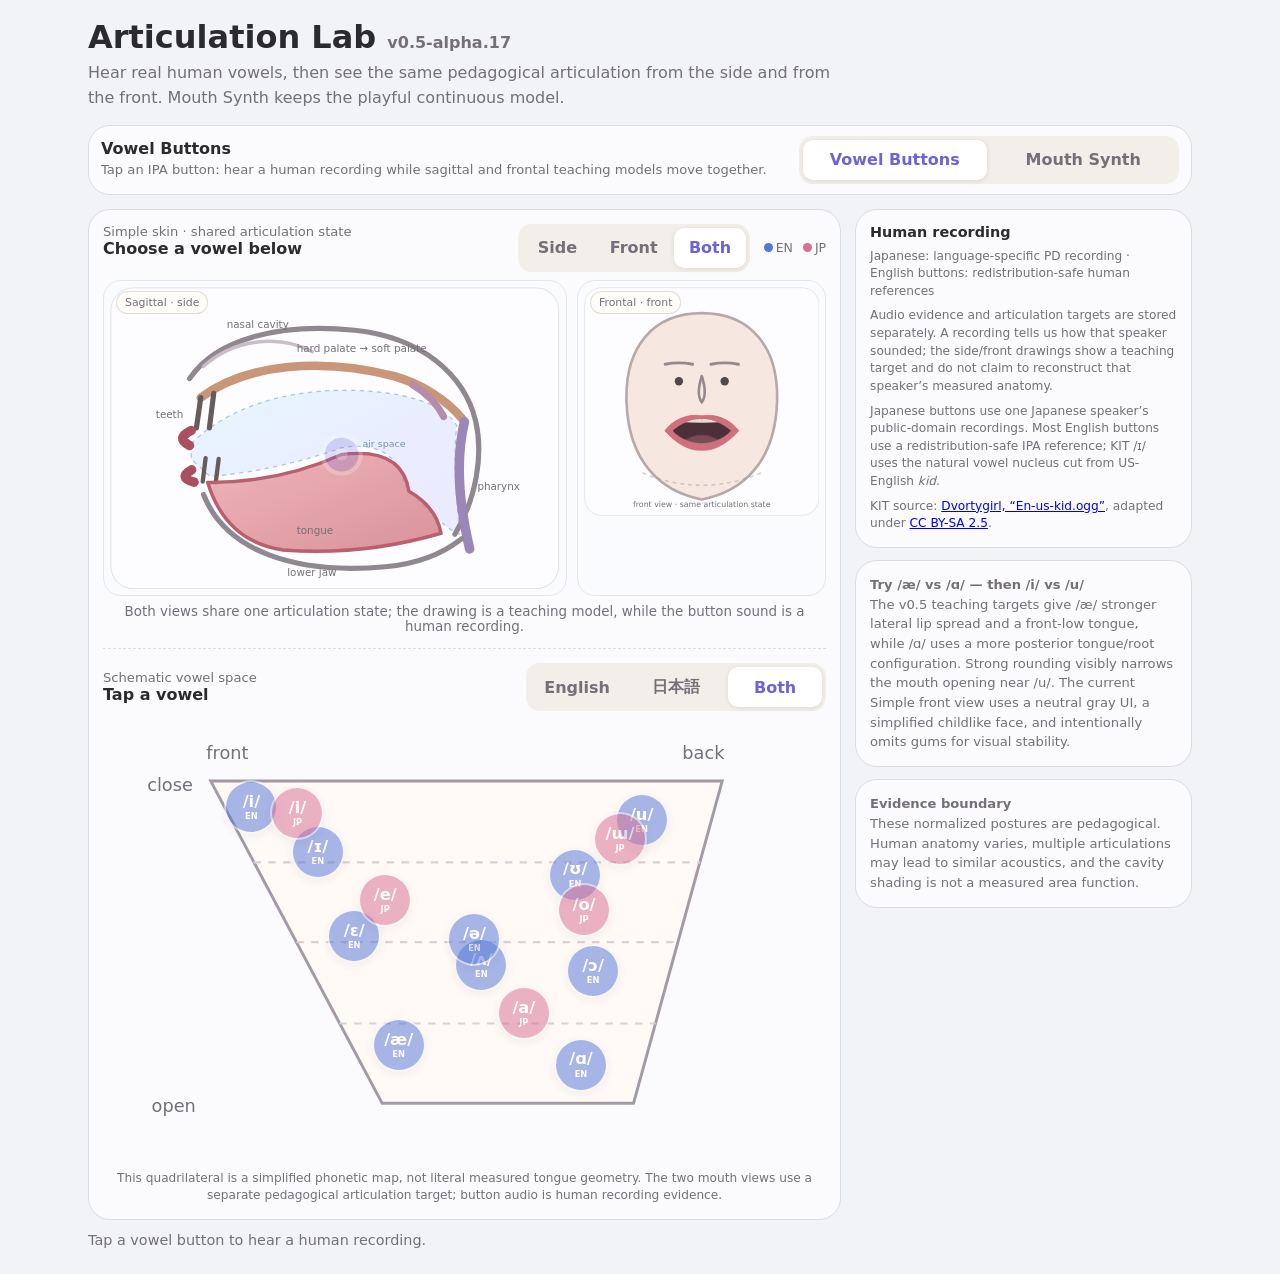
<file: articulation-lab/index.html>
<!doctype html>
<html lang="en">
<head>
  <meta charset="utf-8" />
  <meta name="viewport" content="width=device-width,initial-scale=1" />
  <meta name="color-scheme" content="light" />
  <title>Articulation Lab v0.5-alpha.17</title>
  <link rel="stylesheet" href="styles/base.css" />
</head>
<body>
  <main class="app">
    <header class="hero">
      <div>
        <h1>Articulation Lab <small>v0.5-alpha.17</small></h1>
        <p>Hear real human vowels, then see the same pedagogical articulation from the side and from the front. Mouth Synth keeps the playful continuous model.</p>
      </div>
      <button id="voiceButton" class="voice synth-only" type="button">VOICE ON</button>
    </header>

    <section class="mode-switch panel compact-panel" aria-label="Play mode">
      <div class="mode-copy">
        <strong id="modeTitle">Vowel Buttons</strong>
        <span id="modeDescription">Tap an IPA button: hear a human recording while sagittal and frontal teaching models move together.</span>
      </div>
      <div class="segmented two mode-tabs">
        <button type="button" class="selected" data-play-mode="buttons">Vowel Buttons</button>
        <button type="button" data-play-mode="synth">Mouth Synth</button>
      </div>
    </section>

    <div class="layout">
      <section class="panel stage-panel">
        <div class="stage-head">
          <div>
            <div class="eyebrow">Simple skin · shared articulation state</div>
            <strong id="selectedVowel">Choose a vowel below</strong>
          </div>
          <div class="stage-tools">
            <div class="segmented three view-tabs" aria-label="Articulation view">
              <button type="button" data-view-mode="sagittal">Side</button>
              <button type="button" data-view-mode="frontal">Front</button>
              <button type="button" class="selected" data-view-mode="both">Both</button>
            </div>
            <div class="legend buttons-only"><span class="dot en"></span>EN <span class="dot jp"></span>JP</div>
          </div>
        </div>

        <div class="visual-stage-grid">
          <div class="view-card sagittal-view-card">
            <div class="view-label">Sagittal · side</div>
            <div id="mouthMount"></div>
          </div>
          <div class="view-card frontal-view-card">
            <div class="view-label">Frontal · front</div>
            <div id="frontalMount"></div>
          </div>
        </div>
        <div id="dragHint" class="drag-hint">Both views share one articulation state; the drawing is a teaching model, while the button sound is a human recording.</div>

        <section id="vowelMapSection" class="vowel-map-section buttons-only" aria-labelledby="vowelMapTitle">
          <div class="map-head">
            <div>
              <div class="eyebrow">Schematic vowel space</div>
              <strong id="vowelMapTitle">Tap a vowel</strong>
            </div>
            <div class="segmented three language-tabs">
              <button type="button" data-language-mode="english">English</button>
              <button type="button" data-language-mode="japanese">日本語</button>
              <button type="button" class="selected" data-language-mode="both">Both</button>
            </div>
          </div>
          <div id="vowelMapMount"></div>
          <p class="mini-note map-note">This quadrilateral is a simplified phonetic map, not literal measured tongue geometry. The two mouth views use a separate pedagogical articulation target; button audio is human recording evidence.</p>
        </section>

        <div class="approx-ipa synth-only" aria-live="polite">
          <div class="approx-ipa-copy">
            <span>Approx. IPA · current synth sound</span>
            <small id="approxIpaNote">VOICE ON to show the nearest modeled IPA vowel.</small>
          </div>
          <strong id="approxIpaValue">—</strong>
        </div>

        <div class="readouts synth-only">
          <div class="readout"><span>Synth F1</span><strong id="f1Value">—</strong></div>
          <div class="readout"><span>Synth F2</span><strong id="f2Value">—</strong></div>
          <div class="readout"><span>Synth F3</span><strong id="f3Value">—</strong></div>
        </div>
        <div class="model-tag synth-only">Mouth Synth articulation→formant map = pedagogical model · not measured anatomy</div>
      </section>

      <aside class="side">
        <section class="panel buttons-only">
          <div class="section-title">Human recording</div>
          <div id="recordingHint" class="mini-note">Loading local recording set…</div>
          <p class="mini-note">Audio evidence and articulation targets are stored separately. A recording tells us how that speaker sounded; the side/front drawings show a teaching target and do not claim to reconstruct that speaker’s measured anatomy.</p>
          <p class="mini-note">Japanese buttons use one Japanese speaker’s public-domain recordings. Most English buttons use a redistribution-safe IPA reference; KIT /ɪ/ uses the natural vowel nucleus cut from US-English <em>kid</em>.</p>
          <p class="mini-note">KIT source: <a href="https://commons.wikimedia.org/wiki/File:En-us-kid.ogg" target="_blank" rel="noreferrer">Dvortygirl, “En-us-kid.ogg”</a>, adapted under <a href="https://creativecommons.org/licenses/by-sa/2.5/" target="_blank" rel="noreferrer">CC BY-SA 2.5</a>.</p>
        </section>

        <section class="panel synth-only">
          <div class="section-title">Synth voice + articulation</div>
          <label class="select-label" for="voiceProfile">Voice</label>
          <select id="voiceProfile" class="voice-select"></select>
          <div id="voiceHint" class="mini-note"></div>

          <div class="control">
            <span class="control-row"><span>Free articulation</span><span>coordination</span></span>
            <div class="segmented two coordination-tabs" aria-label="Free articulation coordination mode">
              <button type="button" data-coordination-mode="independent">Independent</button>
              <button type="button" class="selected" data-coordination-mode="natural">Natural</button>
            </div>
            <div id="coordinationHint" class="mini-note">Natural: dragging the tongue also follows a smooth pedagogical jaw/lip/root coordination field built from the vowel targets.</div>
          </div>

          <label class="control">
            <span class="control-row"><span>Pitch</span><span id="f0Value">245 Hz</span></span>
            <input id="f0" type="range" min="80" max="320" step="1" value="245" />
          </label>
          <label class="control">
            <span class="control-row"><span>Jaw opening</span><span>closed ↔ open · affects F1</span></span>
            <input id="jawOpening" type="range" min="0" max="1" step="0.01" value="0.48" />
          </label>
          <label class="control">
            <span class="control-row"><span>Lip rounding</span><span>unrounded ↔ rounded · affects formants</span></span>
            <input id="lipRounding" type="range" min="0" max="1" step="0.01" value="0.1" />
          </label>
          <label class="control">
            <span class="control-row"><span>Lip spread</span><span>neutral ↔ spread · visual axis</span></span>
            <input id="lipSpread" type="range" min="0" max="1" step="0.01" value="0.12" />
          </label>
          <p class="mini-note">Current synth acoustics respond directly to tongue body position, jaw opening and lip rounding. Lip spread and tongue-root retraction are visual/model-state axes in this alpha; stronger acoustic coupling is deferred until a more principled tract model is used.</p>
          <p class="mini-note">Approx. IPA is the nearest vowel anchor in this synth’s own modeled F1/F2/F3 space. It is a teaching hint, not automatic phonetic transcription of a human voice.</p>
        </section>

        <section class="panel note buttons-only">
          <strong>Try /æ/ vs /ɑ/ — then /i/ vs /u/</strong><br />
          The v0.5 teaching targets give /æ/ stronger lateral lip spread and a front-low tongue, while /ɑ/ uses a more posterior tongue/root configuration. Strong rounding visibly narrows the mouth opening near /u/. The current Simple front view uses a neutral gray UI, a simplified childlike face, and intentionally omits gums for visual stability.
        </section>

        <section class="panel note synth-only">
          <strong>Mouth Synth = continuous synthesis</strong><br />
          In <strong>Natural</strong>, dragging the tongue also moves jaw/lips/root using a smooth interpolation of the vowel teaching targets. In <strong>Independent</strong>, every control stays separate so you can explore unusual combinations deliberately.
        </section>

        <section class="panel note">
          <strong>Evidence boundary</strong><br />
          These normalized postures are pedagogical. Human anatomy varies, multiple articulations may lead to similar acoustics, and the cavity shading is not a measured area function.
        </section>
      </aside>
    </div>
    <div id="status" class="status" aria-live="polite">Tap a vowel button to hear a human recording.</div>
  </main>

  <script src="data/voice-profiles.js"></script>
  <script src="data/articulation-targets.js"></script>
  <script src="data/vowel-presets.js"></script>
  <script src="src/state-store.js"></script>
  <script src="src/constraint-mapper.js"></script>
  <script src="src/natural-coordination.js"></script>
  <script src="src/audio/formant-engine.js"></script>
  <script src="src/approx-ipa.js"></script>
  <script src="src/audio/sample-player.js"></script>
  <script src="src/renderers/simple-renderer.js"></script>
  <script src="src/renderers/frontal-renderer.js"></script>
  <script src="src/renderers/vowel-map.js"></script>
  <script src="src/app.js"></script>
</body>
</html>
</file>
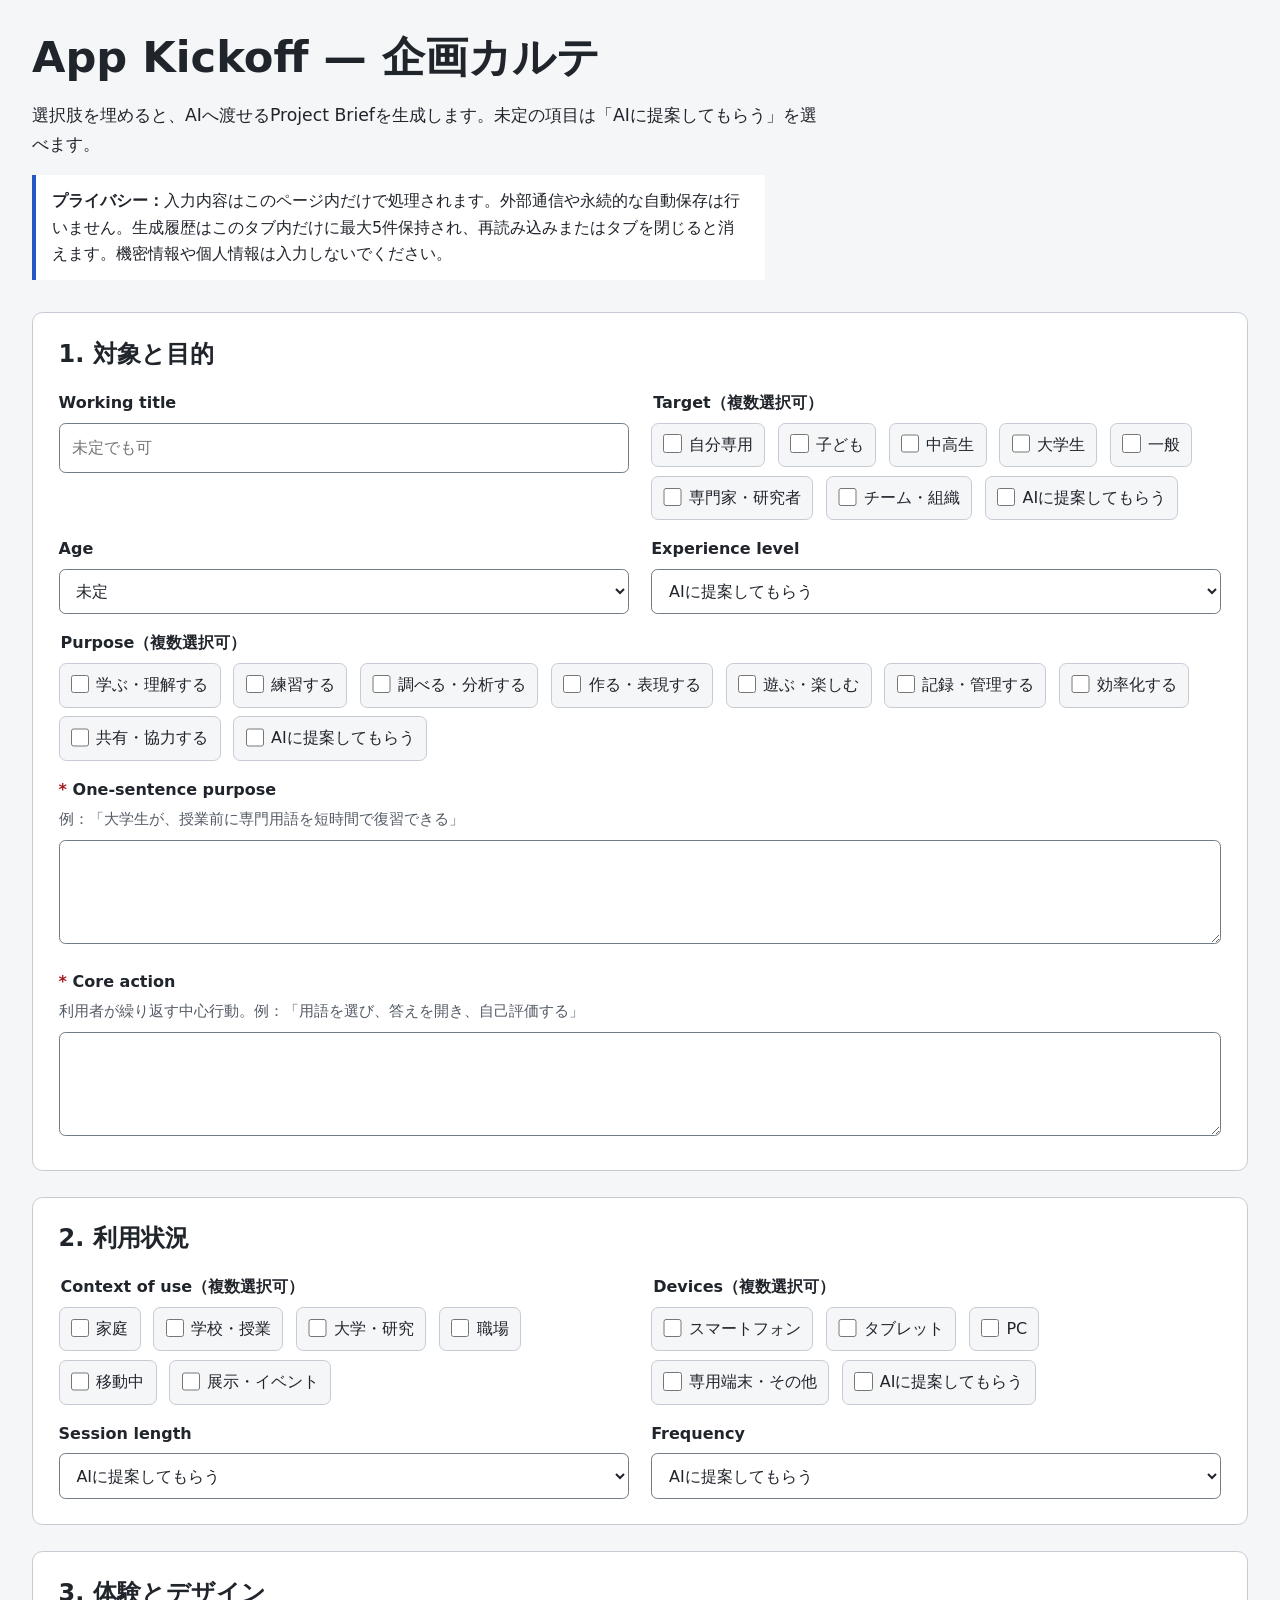
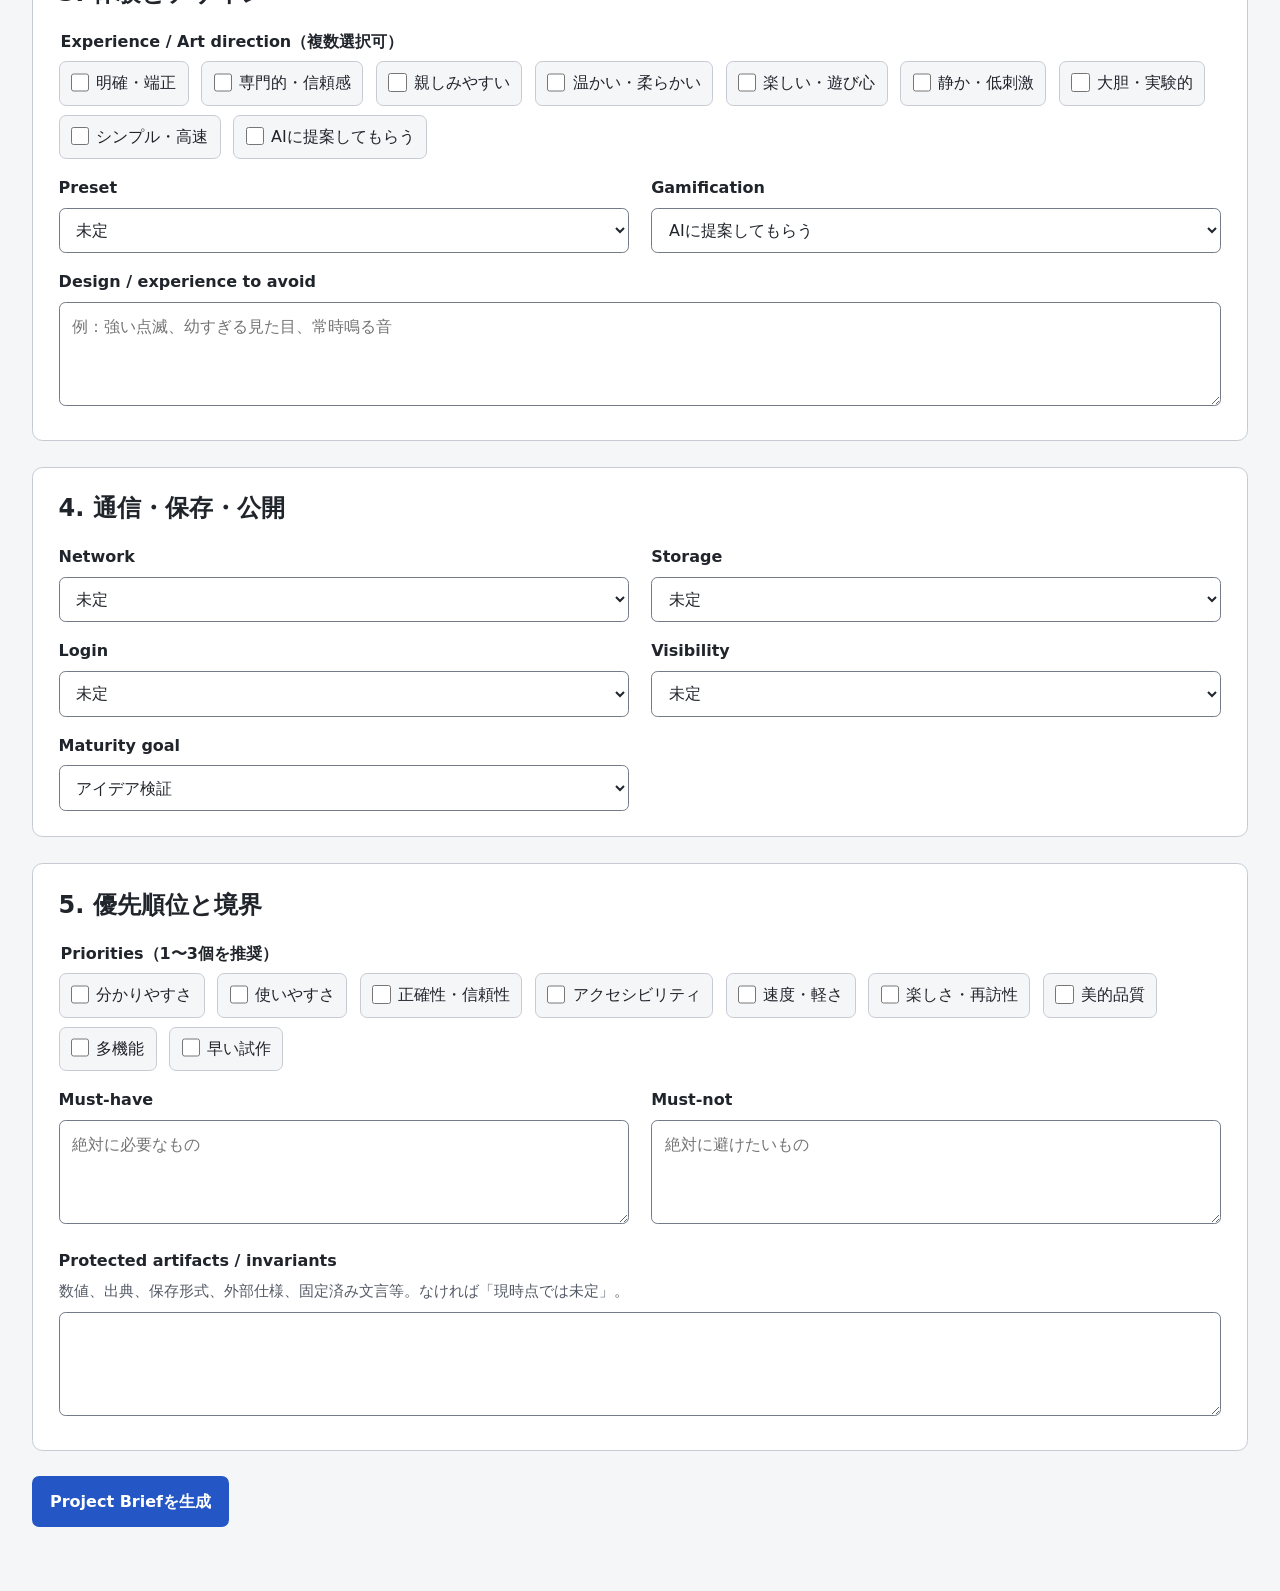
<file: AI-App-Builder-Kit/APP_KICKOFF.html>
<!doctype html>
<html lang="ja">
<head>
  <meta charset="utf-8">
  <meta name="viewport" content="width=device-width, initial-scale=1">
  <title>App Kickoff — 企画カルテ v0.1</title>
  <style>
    :root {
      color-scheme: light dark;
      --bg: #f5f6f8;
      --surface: #ffffff;
      --text: #20242b;
      --muted: #545b66;
      --line: #c6cbd3;
      --accent: #2457c5;
      --accent-strong: #173f99;
      --focus: #ffbf47;
      --error: #a2191f;
      --radius: .65rem;
      --space: clamp(1rem, 2.5vw, 1.6rem);
    }

    * { box-sizing: border-box; }

    body {
      margin: 0;
      background: var(--bg);
      color: var(--text);
      font-family: system-ui, -apple-system, "Segoe UI", sans-serif;
      line-height: 1.65;
    }

    main {
      width: min(76rem, calc(100% - 2rem));
      margin: 0 auto;
      padding: 2rem 0 4rem;
    }

    header { max-width: 52rem; margin-bottom: 2rem; }
    h1 { line-height: 1.2; margin: 0 0 .6rem; font-size: clamp(1.8rem, 4vw, 2.7rem); }
    h2 { margin-top: 0; line-height: 1.3; }
    p { max-width: 72ch; }
    .lede { font-size: 1.08rem; }
    .note {
      padding: .8rem 1rem;
      border-left: .3rem solid var(--accent);
      background: var(--surface);
    }

    form { display: grid; gap: var(--space); }
    .section {
      padding: var(--space);
      border: 1px solid var(--line);
      border-radius: var(--radius);
      background: var(--surface);
    }
    .grid { display: grid; grid-template-columns: repeat(2, minmax(0, 1fr)); gap: 1rem 1.4rem; }
    .wide { grid-column: 1 / -1; }
    fieldset { margin: 0; padding: 0; border: 0; min-width: 0; }
    legend, .label { display: block; margin-bottom: .4rem; font-weight: 700; }
    .hint { display: block; color: var(--muted); font-size: .92rem; margin: -.15rem 0 .55rem; }

    input[type="text"], textarea, select {
      width: 100%;
      padding: .7rem .8rem;
      border: 1px solid #737b86;
      border-radius: .4rem;
      background: var(--surface);
      color: var(--text);
      font: inherit;
    }
    textarea { min-height: 6.5rem; resize: vertical; }
    input:focus-visible, textarea:focus-visible, select:focus-visible, button:focus-visible {
      outline: .22rem solid var(--focus);
      outline-offset: .12rem;
    }

    .choices { display: flex; flex-wrap: wrap; gap: .55rem .8rem; }
    .choice {
      display: inline-flex;
      align-items: flex-start;
      gap: .45rem;
      min-height: 2.75rem;
      padding: .5rem .7rem;
      border: 1px solid var(--line);
      border-radius: .45rem;
      background: var(--bg);
    }
    .choice input { width: 1.15rem; height: 1.15rem; margin: .18rem 0 0; flex: 0 0 auto; }
    .choice:has(input:checked) { border-color: var(--accent); box-shadow: inset 0 0 0 1px var(--accent); }

    .actions { display: flex; flex-wrap: wrap; gap: .75rem; align-items: center; }
    button {
      min-height: 2.75rem;
      padding: .65rem 1rem;
      border: 2px solid var(--accent);
      border-radius: .45rem;
      background: var(--accent);
      color: #fff;
      font: inherit;
      font-weight: 700;
      cursor: pointer;
    }
    button:hover { background: var(--accent-strong); border-color: var(--accent-strong); }
    button.secondary { background: transparent; color: var(--accent); }
    button.secondary:hover { background: #e7edfb; color: var(--accent-strong); }
    #status { min-height: 1.6em; font-weight: 650; }
    #status.error { color: var(--error); }
    #output { min-height: 30rem; font-family: ui-monospace, SFMono-Regular, Consolas, monospace; font-size: .9rem; }
    .history-list { display: grid; gap: .7rem; margin: 1rem 0 0; padding: 0; list-style: none; }
    .history-item {
      display: flex;
      gap: .8rem;
      align-items: center;
      justify-content: space-between;
      padding: .75rem;
      border: 1px solid var(--line);
      border-radius: .45rem;
      background: var(--bg);
    }
    .history-label { min-width: 0; }
    .history-title { display: block; font-weight: 700; overflow-wrap: anywhere; }
    .history-time { display: block; color: var(--muted); font-size: .9rem; }
    .history-item button { flex: 0 0 auto; }
    .required { color: var(--error); }

    @media (max-width: 46rem) {
      main { width: min(100% - 1rem, 76rem); padding-top: 1rem; }
      .grid { grid-template-columns: 1fr; }
      .wide { grid-column: auto; }
      .choice { width: 100%; }
      button { width: 100%; }
      .history-item { align-items: stretch; flex-direction: column; }
    }

    @media (prefers-color-scheme: dark) {
      :root {
        --bg: #15181d;
        --surface: #20242b;
        --text: #f4f5f7;
        --muted: #c3c8d0;
        --line: #59616d;
        --accent: #8fb4ff;
        --accent-strong: #b3cbff;
        --focus: #ffd166;
        --error: #ffb3b8;
      }
      button { color: #101319; background: var(--accent); }
      button.secondary { color: var(--accent); }
      button.secondary:hover { background: #303a4c; color: var(--accent-strong); }
    }

    @media (prefers-reduced-motion: reduce) {
      *, *::before, *::after { scroll-behavior: auto !important; transition: none !important; }
    }
  </style>
</head>
<body>
<main>
  <header>
    <h1>App Kickoff <span aria-hidden="true">—</span> 企画カルテ</h1>
    <p class="lede">選択肢を埋めると、AIへ渡せるProject Briefを生成します。未定の項目は「AIに提案してもらう」を選べます。</p>
    <p class="note"><strong>プライバシー：</strong>入力内容はこのページ内だけで処理されます。外部通信や永続的な自動保存は行いません。生成履歴はこのタブ内だけに最大5件保持され、再読み込みまたはタブを閉じると消えます。機密情報や個人情報は入力しないでください。</p>
  </header>

  <form id="kickoffForm">
    <section class="section" aria-labelledby="productHeading">
      <h2 id="productHeading">1. 対象と目的</h2>
      <div class="grid">
        <div>
          <label class="label" for="title">Working title</label>
          <input id="title" name="title" type="text" autocomplete="off" placeholder="未定でも可">
        </div>

        <fieldset>
          <legend>Target（複数選択可）</legend>
          <div class="choices">
            <label class="choice"><input type="checkbox" name="target" value="自分専用">自分専用</label>
            <label class="choice"><input type="checkbox" name="target" value="子ども">子ども</label>
            <label class="choice"><input type="checkbox" name="target" value="中高生">中高生</label>
            <label class="choice"><input type="checkbox" name="target" value="大学生">大学生</label>
            <label class="choice"><input type="checkbox" name="target" value="一般">一般</label>
            <label class="choice"><input type="checkbox" name="target" value="専門家・研究者">専門家・研究者</label>
            <label class="choice"><input type="checkbox" name="target" value="チーム・組織">チーム・組織</label>
            <label class="choice"><input type="checkbox" name="target" value="AIに提案してもらう">AIに提案してもらう</label>
          </div>
        </fieldset>

        <div>
          <label class="label" for="age">Age</label>
          <select id="age" name="age">
            <option value="未定">未定</option>
            <option>6歳以下</option><option>7〜12歳</option><option>13〜15歳</option>
            <option>16〜18歳</option><option>18歳以上</option><option>年齢を限定しない</option>
          </select>
        </div>

        <div>
          <label class="label" for="experience">Experience level</label>
          <select id="experience" name="experience">
            <option value="AIに提案してもらう">AIに提案してもらう</option>
            <option>完全初心者</option><option>初級</option><option>中級</option>
            <option>上級・専門家</option><option>初心者から専門家まで</option>
          </select>
        </div>

        <fieldset class="wide">
          <legend>Purpose（複数選択可）</legend>
          <div class="choices">
            <label class="choice"><input type="checkbox" name="purposeType" value="学ぶ・理解する">学ぶ・理解する</label>
            <label class="choice"><input type="checkbox" name="purposeType" value="練習する">練習する</label>
            <label class="choice"><input type="checkbox" name="purposeType" value="調べる・分析する">調べる・分析する</label>
            <label class="choice"><input type="checkbox" name="purposeType" value="作る・表現する">作る・表現する</label>
            <label class="choice"><input type="checkbox" name="purposeType" value="遊ぶ・楽しむ">遊ぶ・楽しむ</label>
            <label class="choice"><input type="checkbox" name="purposeType" value="記録・管理する">記録・管理する</label>
            <label class="choice"><input type="checkbox" name="purposeType" value="効率化する">効率化する</label>
            <label class="choice"><input type="checkbox" name="purposeType" value="共有・協力する">共有・協力する</label>
            <label class="choice"><input type="checkbox" name="purposeType" value="AIに提案してもらう">AIに提案してもらう</label>
          </div>
        </fieldset>

        <div class="wide">
          <label class="label" for="purpose"><span class="required" aria-hidden="true">*</span> One-sentence purpose</label>
          <span class="hint" id="purposeHint">例：「大学生が、授業前に専門用語を短時間で復習できる」</span>
          <textarea id="purpose" name="purpose" required aria-describedby="purposeHint"></textarea>
        </div>

        <div class="wide">
          <label class="label" for="coreAction"><span class="required" aria-hidden="true">*</span> Core action</label>
          <span class="hint" id="coreHint">利用者が繰り返す中心行動。例：「用語を選び、答えを開き、自己評価する」</span>
          <textarea id="coreAction" name="coreAction" required aria-describedby="coreHint"></textarea>
        </div>
      </div>
    </section>

    <section class="section" aria-labelledby="contextHeading">
      <h2 id="contextHeading">2. 利用状況</h2>
      <div class="grid">
        <fieldset>
          <legend>Context of use（複数選択可）</legend>
          <div class="choices">
            <label class="choice"><input type="checkbox" name="context" value="家庭">家庭</label>
            <label class="choice"><input type="checkbox" name="context" value="学校・授業">学校・授業</label>
            <label class="choice"><input type="checkbox" name="context" value="大学・研究">大学・研究</label>
            <label class="choice"><input type="checkbox" name="context" value="職場">職場</label>
            <label class="choice"><input type="checkbox" name="context" value="移動中">移動中</label>
            <label class="choice"><input type="checkbox" name="context" value="展示・イベント">展示・イベント</label>
          </div>
        </fieldset>

        <fieldset>
          <legend>Devices（複数選択可）</legend>
          <div class="choices">
            <label class="choice"><input type="checkbox" name="devices" value="スマートフォン">スマートフォン</label>
            <label class="choice"><input type="checkbox" name="devices" value="タブレット">タブレット</label>
            <label class="choice"><input type="checkbox" name="devices" value="PC">PC</label>
            <label class="choice"><input type="checkbox" name="devices" value="専用端末・その他">専用端末・その他</label>
            <label class="choice"><input type="checkbox" name="devices" value="AIに提案してもらう">AIに提案してもらう</label>
          </div>
        </fieldset>

        <div>
          <label class="label" for="session">Session length</label>
          <select id="session" name="session">
            <option>AIに提案してもらう</option><option>1分未満</option><option>1〜5分</option>
            <option>5〜20分</option><option>20分以上</option><option>可変</option>
          </select>
        </div>
        <div>
          <label class="label" for="frequency">Frequency</label>
          <select id="frequency" name="frequency">
            <option>AIに提案してもらう</option><option>一度だけ</option><option>ときどき</option>
            <option>毎週</option><option>毎日</option><option>集中的な期間</option>
          </select>
        </div>
      </div>
    </section>

    <section class="section" aria-labelledby="experienceHeading">
      <h2 id="experienceHeading">3. 体験とデザイン</h2>
      <div class="grid">
        <fieldset class="wide">
          <legend>Experience / Art direction（複数選択可）</legend>
          <div class="choices">
            <label class="choice"><input type="checkbox" name="art" value="明確・端正">明確・端正</label>
            <label class="choice"><input type="checkbox" name="art" value="専門的・信頼感">専門的・信頼感</label>
            <label class="choice"><input type="checkbox" name="art" value="親しみやすい">親しみやすい</label>
            <label class="choice"><input type="checkbox" name="art" value="温かい・柔らかい">温かい・柔らかい</label>
            <label class="choice"><input type="checkbox" name="art" value="楽しい・遊び心">楽しい・遊び心</label>
            <label class="choice"><input type="checkbox" name="art" value="静か・低刺激">静か・低刺激</label>
            <label class="choice"><input type="checkbox" name="art" value="大胆・実験的">大胆・実験的</label>
            <label class="choice"><input type="checkbox" name="art" value="シンプル・高速">シンプル・高速</label>
            <label class="choice"><input type="checkbox" name="art" value="AIに提案してもらう">AIに提案してもらう</label>
          </div>
        </fieldset>

        <div>
          <label class="label" for="preset">Preset</label>
          <select id="preset" name="preset">
            <option>未定</option><option>Clean &amp; Professional</option><option>Research / Technical</option>
            <option>Kids Education</option><option>Creative / Experimental</option><option>Warm &amp; Playful</option>
          </select>
        </div>
        <div>
          <label class="label" for="gamification">Gamification</label>
          <select id="gamification" name="gamification">
            <option>AIに提案してもらう</option><option>Level 0 — なし</option><option>Level 1 — さりげなく</option>
            <option>Level 2 — 探索・小さな達成</option><option>Level 3 — ゲーム中心</option>
          </select>
        </div>
        <div class="wide">
          <label class="label" for="avoid">Design / experience to avoid</label>
          <textarea id="avoid" name="avoid" placeholder="例：強い点滅、幼すぎる見た目、常時鳴る音"></textarea>
        </div>
      </div>
    </section>

    <section class="section" aria-labelledby="systemHeading">
      <h2 id="systemHeading">4. 通信・保存・公開</h2>
      <div class="grid">
        <div>
          <label class="label" for="network">Network</label>
          <select id="network" name="network">
            <option>未定</option><option>オフライン必須</option><option>オンライン可</option>
            <option>常時オンライン</option><option>AIに提案してもらう</option>
          </select>
        </div>
        <div>
          <label class="label" for="storage">Storage</label>
          <select id="storage" name="storage">
            <option>未定</option><option>保存なし</option><option>端末内保存</option>
            <option>クラウド保存</option><option>端末内とクラウドの両方</option><option>AIに提案してもらう</option>
          </select>
        </div>
        <div>
          <label class="label" for="login">Login</label>
          <select id="login" name="login">
            <option>未定</option><option>ログインなし</option><option>任意ログイン</option>
            <option>ログイン必須</option><option>AIに提案してもらう</option>
          </select>
        </div>
        <div>
          <label class="label" for="visibility">Visibility</label>
          <select id="visibility" name="visibility">
            <option>未定</option><option>自分だけ</option><option>限定共有</option>
            <option>組織内</option><option>一般公開</option><option>AIに提案してもらう</option>
          </select>
        </div>
        <div>
          <label class="label" for="maturity">Maturity goal</label>
          <select id="maturity" name="maturity">
            <option>アイデア検証</option><option>動く試作</option><option>限定利用</option>
            <option>公開可能</option><option>運用可能</option><option>AIに提案してもらう</option>
          </select>
        </div>
      </div>
    </section>

    <section class="section" aria-labelledby="boundaryHeading">
      <h2 id="boundaryHeading">5. 優先順位と境界</h2>
      <div class="grid">
        <fieldset class="wide">
          <legend>Priorities（1〜3個を推奨）</legend>
          <div class="choices">
            <label class="choice"><input type="checkbox" name="priority" value="分かりやすさ">分かりやすさ</label>
            <label class="choice"><input type="checkbox" name="priority" value="使いやすさ">使いやすさ</label>
            <label class="choice"><input type="checkbox" name="priority" value="正確性・信頼性">正確性・信頼性</label>
            <label class="choice"><input type="checkbox" name="priority" value="アクセシビリティ">アクセシビリティ</label>
            <label class="choice"><input type="checkbox" name="priority" value="速度・軽さ">速度・軽さ</label>
            <label class="choice"><input type="checkbox" name="priority" value="楽しさ・再訪性">楽しさ・再訪性</label>
            <label class="choice"><input type="checkbox" name="priority" value="美的品質">美的品質</label>
            <label class="choice"><input type="checkbox" name="priority" value="多機能">多機能</label>
            <label class="choice"><input type="checkbox" name="priority" value="早い試作">早い試作</label>
          </div>
        </fieldset>
        <div>
          <label class="label" for="mustHave">Must-have</label>
          <textarea id="mustHave" name="mustHave" placeholder="絶対に必要なもの"></textarea>
        </div>
        <div>
          <label class="label" for="mustNot">Must-not</label>
          <textarea id="mustNot" name="mustNot" placeholder="絶対に避けたいもの"></textarea>
        </div>
        <div class="wide">
          <label class="label" for="protected">Protected artifacts / invariants</label>
          <span class="hint" id="protectedHint">数値、出典、保存形式、外部仕様、固定済み文言等。なければ「現時点では未定」。</span>
          <textarea id="protected" name="protected" aria-describedby="protectedHint"></textarea>
        </div>
      </div>
    </section>

    <div class="actions">
      <button type="submit">Project Briefを生成</button>
      <span id="status" role="status" aria-live="polite"></span>
    </div>
  </form>

  <section class="section" id="result" aria-labelledby="resultHeading" hidden>
    <h2 id="resultHeading">生成したProject Brief</h2>
    <p>内容を確認し、仮説や未定項目を必要に応じて編集してからAIへ渡してください。</p>
    <label class="label" for="output">Markdown</label>
    <textarea id="output" spellcheck="false"></textarea>
    <div class="actions">
      <button type="button" id="copy">コピー</button>
      <button type="button" class="secondary" id="download">Markdownを保存</button>
    </div>
  </section>

  <section class="section" id="historySection" aria-labelledby="historyHeading" hidden>
    <h2 id="historyHeading">このタブの生成履歴</h2>
    <p>直近5件までを一時的に保持します。再読み込みまたはタブを閉じると消えます。</p>
    <ol id="historyList" class="history-list"></ol>
  </section>
</main>

<script>
  (() => {
    'use strict';
    const form = document.getElementById('kickoffForm');
    const result = document.getElementById('result');
    const output = document.getElementById('output');
    const status = document.getElementById('status');
    const historySection = document.getElementById('historySection');
    const historyList = document.getElementById('historyList');
    const generationHistory = [];

    const value = (id, fallback = '未定') => {
      const text = document.getElementById(id).value.trim();
      return text || fallback;
    };

    const selected = (name, fallback = '未定') => {
      const items = [...form.querySelectorAll(`[name="${name}"]:checked`)].map(item => item.value);
      return items.length ? items.join(' / ') : fallback;
    };

    const cleanFileName = text => {
      const base = text === '未定' ? 'project' : text;
      return base.replace(/[\\/:*?"<>|\s]+/g, '-').replace(/^-+|-+$/g, '').slice(0, 60) || 'project';
    };

    const renderHistory = () => {
      historyList.replaceChildren();
      generationHistory.forEach((entry, index) => {
        const item = document.createElement('li');
        item.className = 'history-item';

        const label = document.createElement('span');
        label.className = 'history-label';
        const title = document.createElement('span');
        title.className = 'history-title';
        title.textContent = entry.title;
        const time = document.createElement('span');
        time.className = 'history-time';
        time.textContent = entry.time;
        label.append(title, time);

        const restore = document.createElement('button');
        restore.type = 'button';
        restore.className = 'secondary';
        restore.textContent = 'この版を表示';
        restore.dataset.historyIndex = String(index);
        restore.setAttribute('aria-label', `${entry.title}（${entry.time}）を表示`);
        item.append(label, restore);
        historyList.append(item);
      });
      historySection.hidden = generationHistory.length === 0;
    };

    form.addEventListener('submit', event => {
      event.preventDefault();
      status.className = '';
      if (!form.reportValidity()) {
        status.textContent = '必須項目を確認してください。';
        status.className = 'error';
        return;
      }

      const title = value('title');
      const lines = [
        '# Project Brief',
        '',
        'Status: Hypothesis / Kickoff draft',
        '',
        '## 1. Product summary',
        '',
        `- **Working title:** ${title}`,
        `- **One-sentence purpose:** ${value('purpose')}`,
        `- **Purpose types:** ${selected('purposeType')}`,
        `- **Core action:** ${value('coreAction')}`,
        '',
        '## 2. Audience and context',
        '',
        `- **Target:** ${selected('target')}`,
        `- **Age:** ${value('age')}`,
        `- **Experience level:** ${value('experience')}`,
        `- **Context of use:** ${selected('context')}`,
        `- **Devices:** ${selected('devices')}`,
        `- **Session length:** ${value('session')}`,
        `- **Frequency:** ${value('frequency')}`,
        '',
        '## 3. Experience',
        '',
        `- **Experience / Art direction:** ${selected('art')}`,
        `- **Preset:** ${value('preset')}`,
        `- **Gamification:** ${value('gamification')}`,
        `- **Avoid:** ${value('avoid', '現時点では未定')}`,
        '',
        '## 4. Technical and operational assumptions',
        '',
        `- **Network:** ${value('network')}`,
        `- **Storage:** ${value('storage')}`,
        `- **Login:** ${value('login')}`,
        `- **Visibility:** ${value('visibility')}`,
        `- **Maturity goal:** ${value('maturity')}`,
        '',
        '## 5. Priorities and boundaries',
        '',
        `- **Top priorities:** ${selected('priority')}`,
        `- **Must-have:** ${value('mustHave', '現時点では未定')}`,
        `- **Must-not:** ${value('mustNot', '現時点では未定')}`,
        `- **Protected artifacts / invariants:** ${value('protected', '現時点では未定')}`,
        '',
        '## 6. Next alignment step',
        '',
        '- AIは、確定事項・仮説・未定を分ける。',
        '- 高影響の不明点だけを追加質問する。',
        '- Deep Kickoffが必要か判断する。',
        '- Briefの認識を確認するまで本格実装を始めない。',
        ''
      ];

      output.value = lines.join('\n');
      output.dataset.fileName = `${cleanFileName(title)}-PROJECT_BRIEF.md`;
      generationHistory.unshift({
        title,
        time: new Date().toLocaleTimeString('ja-JP', { hour: '2-digit', minute: '2-digit', second: '2-digit' }),
        content: output.value,
        fileName: output.dataset.fileName
      });
      generationHistory.splice(5);
      renderHistory();
      result.hidden = false;
      status.textContent = 'Project Briefを生成しました。';
      result.scrollIntoView({ block: 'start' });
      output.focus();
    });

    document.getElementById('copy').addEventListener('click', async () => {
      try {
        await navigator.clipboard.writeText(output.value);
        status.textContent = 'Project Briefをコピーしました。';
        status.className = '';
      } catch (error) {
        output.focus();
        output.select();
        status.textContent = '自動コピーできませんでした。選択済みの文章を手動でコピーしてください。';
        status.className = 'error';
      }
    });

    document.getElementById('download').addEventListener('click', () => {
      const blob = new Blob([output.value], { type: 'text/markdown;charset=utf-8' });
      const link = document.createElement('a');
      const url = URL.createObjectURL(blob);
      link.href = url;
      link.download = output.dataset.fileName || `${cleanFileName(value('title'))}-PROJECT_BRIEF.md`;
      document.body.appendChild(link);
      link.click();
      link.remove();
      setTimeout(() => URL.revokeObjectURL(url), 1000);
      status.textContent = 'Markdownファイルのダウンロードを開始しました。ブラウザの設定によっては保存先の確認が表示されます。';
      status.className = '';
    });

    historyList.addEventListener('click', event => {
      const button = event.target.closest('button[data-history-index]');
      if (!button) return;
      const entry = generationHistory[Number(button.dataset.historyIndex)];
      if (!entry) return;
      output.value = entry.content;
      output.dataset.fileName = entry.fileName;
      result.hidden = false;
      status.textContent = `「${entry.title}」の生成版を表示しました。`;
      status.className = '';
      output.focus();
    });
  })();
</script>
</body>
</html>
</file>
<file: articulation-lab/styles/base.css>
:root {
  --bg:#f2f3f6; --panel:#fbfbfd; --card:#f6f7fa; --text:#2c2a31; --muted:#746f79;
  --border:#dbdde5; --accent:#6c63d9; --accent-soft:#eceafd;
  --tongue:#d98a92; --tongue-edge:#b95f6d; --palate:#c9967a; --lip:#a94f61; --lip-fill:#c97982;
  --mouth:#4b3037; --teeth:#f7f1e8; --skin:#f1d9cb; --airway:#9b86b8; --en:#5577d8; --jp:#d86f93;
}
*{box-sizing:border-box} body{margin:0;background:var(--bg);color:var(--text);font-family:ui-rounded,"Hiragino Maru Gothic ProN","Yu Gothic",system-ui,sans-serif}
button,input,select{font:inherit} button{touch-action:manipulation}.app{max-width:1140px;margin:0 auto;padding:18px}
.hero{display:flex;align-items:flex-start;justify-content:space-between;gap:18px;margin-bottom:14px}.hero h1{font-size:clamp(1.35rem,4vw,2rem);margin:0 0 5px}.hero h1 small{font-size:.5em;color:var(--muted)}.hero p{margin:0;color:var(--muted);max-width:760px;line-height:1.55}
.voice{min-height:48px;border:0;border-radius:16px;padding:0 18px;background:var(--accent);color:white;font-weight:800;cursor:pointer;box-shadow:0 5px 0 rgba(53,46,120,.16)}.voice.active{background:#d45d76}
.panel{background:var(--panel);border:1px solid var(--border);border-radius:22px;padding:14px}.compact-panel{padding:10px 12px}.mode-switch{display:flex;align-items:center;justify-content:space-between;gap:14px;margin-bottom:14px}.mode-copy{min-width:0}.mode-copy strong{display:block}.mode-copy span{display:block;margin-top:3px;color:var(--muted);font-size:.82rem;line-height:1.4}.mode-tabs{min-width:310px;max-width:380px;width:38%}
.layout{display:grid;grid-template-columns:minmax(0,1.52fr) minmax(280px,.68fr);gap:14px}.stage-head{display:flex;justify-content:space-between;gap:12px;align-items:flex-start;margin-bottom:8px}.stage-tools{display:flex;align-items:center;justify-content:flex-end;gap:8px;flex-wrap:wrap}.view-tabs{min-width:232px}.eyebrow{color:var(--muted);font-size:.82rem}.legend{font-size:.78rem;color:var(--muted);white-space:nowrap}.dot{display:inline-block;width:9px;height:9px;border-radius:99px;margin:0 3px 0 6px}.dot.en{background:var(--en)}.dot.jp{background:var(--jp)}
.visual-stage-grid{display:grid;grid-template-columns:minmax(0,1.3fr) minmax(210px,.7fr);gap:10px;align-items:stretch}.view-card{position:relative;min-width:0;border:1px solid #e4e6ed;border-radius:18px;background:#fafbfe;padding:6px;overflow:hidden}.view-label{position:absolute;z-index:3;top:10px;left:12px;border-radius:999px;background:rgba(255,253,249,.88);backdrop-filter:blur(3px);padding:4px 8px;font-size:.68rem;color:var(--muted);border:1px solid rgba(222,214,207,.8)}
#mouthMount,#frontalMount{width:100%}.mouth-stage{position:relative;width:100%}.mouth-svg{width:100%;height:auto;display:block;touch-action:none}.cavity-bg{fill:#fdfdff;stroke:var(--border)}.cavity-air{fill:url(#airGlow);stroke:#a9c7df;stroke-width:1.5;stroke-dasharray:5 5}.air-label{font-size:11px;fill:#7993a7}.face-line,.jaw-line{fill:none;stroke:#8f8891;stroke-width:6;stroke-linecap:round}.palate-line{fill:none;stroke:var(--palate);stroke-width:10;stroke-linecap:round}.nasal-line{fill:none;stroke:#c7bec9;stroke-width:4;stroke-linecap:round}.teeth-line{fill:none;stroke:#665b5d;stroke-width:6;stroke-linecap:round}.lower-teeth{stroke-width:5}.lip-line{fill:none;stroke:var(--lip);stroke-width:11;stroke-linecap:round}.pharynx-line{fill:none;stroke:var(--airway);stroke-width:11;stroke-linecap:round}.velum-line{fill:none;stroke:#b58caa;stroke-width:8;stroke-linecap:round}.tongue-shape{fill:url(#tongueGlow);fill-opacity:.78;stroke:var(--tongue-edge);stroke-width:4;stroke-linejoin:round}.tongue-handle{fill:var(--accent);stroke:white;stroke-width:5;cursor:default;opacity:.22;transition:opacity .15s ease}.tongue-handle-dot{fill:white;opacity:.22;transition:opacity .15s ease}.mouth-interactive .tongue-handle{cursor:grab;opacity:1}.mouth-interactive .tongue-handle-dot{opacity:1}.mouth-interactive .tongue-handle:active{cursor:grabbing}.tongue-handle:focus{outline:none;stroke:#332c83;stroke-width:7}.anatomy-label{font-size:12px;fill:var(--muted)}
.frontal-face{fill:var(--skin);fill-opacity:.58;stroke:#b6a9aa;stroke-width:4}.frontal-brow{fill:none;stroke:#95898d;stroke-width:4.4;stroke-linecap:round}.frontal-eye{fill:#51484c;stroke:none}.frontal-nose{fill:none;stroke:#95898d;stroke-width:4;stroke-linecap:round}.frontal-lip{fill:#d06b7a;fill-opacity:.96;stroke:#c86473;stroke-width:1.05;stroke-linejoin:round}.frontal-mouth-opening{fill:var(--mouth);stroke:#3b272d;stroke-width:.45}.frontal-inner-lip{fill:none;stroke:#f2c6ce;stroke-width:1.0;stroke-linejoin:round;stroke-linecap:round;opacity:.45}.frontal-teeth{fill:var(--teeth);stroke:none}.frontal-teeth.lower{fill:#f4ece2}.frontal-tooth-separators{fill:none;stroke:#c9bcb1;stroke-width:1}.frontal-tongue{fill:var(--tongue);stroke:var(--tongue-edge);stroke-width:1.8;transition:opacity .12s ease}.frontal-jaw-guide{fill:none;stroke:#9e9296;stroke-width:2.5;stroke-dasharray:6 6;opacity:.42}.frontal-stage[data-rounded="true"] .frontal-inner-lip{opacity:.46}.frontal-stage[data-strong-rounded="true"] .frontal-inner-lip{opacity:.38}.frontal-stage[data-spread="true"] .frontal-mouth-opening{stroke-width:.62}
.drag-hint{margin-top:8px;text-align:center;color:var(--muted);font-size:.84rem}.approx-ipa{margin-top:10px;border:1px solid #d9d4f3;background:#f7f5ff;border-radius:16px;padding:10px 12px;display:flex;align-items:center;justify-content:space-between;gap:12px}.approx-ipa-copy{min-width:0}.approx-ipa-copy span{display:block;color:var(--muted);font-size:.74rem}.approx-ipa-copy small{display:block;margin-top:2px;color:var(--muted);font-size:.69rem;line-height:1.35}.approx-ipa strong{font-size:1.45rem;line-height:1;color:#4d45b5;white-space:nowrap}.approx-ipa strong.sounding{animation:ipa-breathe 1.2s ease-in-out infinite}.readouts{display:grid;grid-template-columns:repeat(3,1fr);gap:8px;margin-top:8px}.readout{border:1px solid var(--border);border-radius:14px;padding:9px;text-align:center;background:white}.readout span{display:block;color:var(--muted);font-size:.75rem}.readout strong{display:block;margin-top:2px}.side{display:flex;flex-direction:column;gap:12px}.section-title{font-size:.9rem;font-weight:800;margin-bottom:8px}.segmented{display:grid;gap:5px;background:#f2eee9;padding:4px;border-radius:14px}.segmented.two{grid-template-columns:1fr 1fr}.segmented.three{grid-template-columns:repeat(3,1fr)}.segmented button{min-height:40px;border:0;border-radius:10px;background:transparent;color:var(--muted);cursor:pointer;font-weight:700;padding:4px 7px}.segmented button.selected{background:#fff;color:var(--accent);box-shadow:0 1px 5px rgba(50,43,55,.10)}.select-label{font-size:.8rem;color:var(--muted);display:block;margin-bottom:5px}.voice-select{width:100%;min-height:44px;border:1px solid var(--border);border-radius:13px;background:white;color:var(--text);padding:0 10px}.control{display:block;margin:12px 0}.control-row{display:flex;justify-content:space-between;gap:8px;font-size:.88rem}.control-row span:last-child{color:var(--muted)}input[type=range]{width:100%;margin-top:8px;accent-color:var(--accent);min-height:28px}.note{font-size:.82rem;line-height:1.5;color:var(--muted)}.mini-note{font-size:.76rem;line-height:1.45;color:var(--muted);margin:7px 0 0}.status{margin-top:12px;min-height:24px;color:var(--muted);font-size:.9rem}.model-tag{display:inline-block;margin-top:8px;border-radius:999px;background:#f0ece7;padding:5px 8px;font-size:.74rem;color:#625d64}
.vowel-map-section{margin-top:14px;padding-top:14px;border-top:1px dashed var(--border)}.map-head{display:flex;align-items:center;justify-content:space-between;gap:12px;margin-bottom:8px}.language-tabs{min-width:300px}.vowel-map-wrap{position:relative;max-width:680px;margin:4px auto 0}.vowel-map-svg{display:block;width:100%;height:auto}.quad-outline{fill:#fffaf6;stroke:#a49aa5;stroke-width:2}.quad-grid{fill:none;stroke:#d9d1d7;stroke-width:1.5;stroke-dasharray:5 5}.quad-label{font-size:12px;fill:var(--muted)}.vowel-button-layer{position:absolute;inset:0;pointer-events:none}.vowel-map-btn{position:absolute;transform:translate(-50%,-50%);pointer-events:auto;width:54px;height:54px;border-radius:999px;border:2px solid rgba(255,255,255,.92);color:#fff;font-weight:850;display:flex;flex-direction:column;align-items:center;justify-content:center;line-height:1;padding:2px;box-shadow:0 3px 10px rgba(40,35,50,.11);cursor:pointer;opacity:.52;transition:transform .12s ease,opacity .12s ease,box-shadow .12s ease}.vowel-map-btn span{font-size:1.02rem}.vowel-map-btn small{font-size:.52rem;margin-top:2px}.map-english{background:var(--en)}.map-japanese{background:var(--jp)}.vowel-map-btn:hover,.vowel-map-btn:focus-visible{opacity:.82}.vowel-map-btn.selected{opacity:.84;transform:translate(-50%,-50%) scale(1.12);box-shadow:0 0 0 3px rgba(255,255,255,.95),0 4px 14px rgba(40,35,50,.18)}.vowel-map-btn.sounding{animation:vowel-pop .5s ease}.map-note{text-align:center}
@keyframes vowel-pop{0%{transform:translate(-50%,-50%) scale(1)}24%{transform:translate(-50%,-50%) scale(1.24)}100%{transform:translate(-50%,-50%) scale(1.12)}}
@keyframes ipa-breathe{0%,100%{transform:scale(1);opacity:.92}50%{transform:scale(1.05);opacity:1}}
body[data-play-mode="buttons"] .synth-only{display:none!important}body[data-play-mode="synth"] .buttons-only{display:none!important}
body[data-view-mode="sagittal"] .frontal-view-card{display:none}body[data-view-mode="sagittal"] .visual-stage-grid{grid-template-columns:1fr}body[data-view-mode="frontal"] .sagittal-view-card{display:none}body[data-view-mode="frontal"] .visual-stage-grid{grid-template-columns:minmax(220px,520px);justify-content:center}
@media(max-width:760px){.app{padding:12px}.hero{flex-direction:column}.voice{width:100%}.layout{grid-template-columns:1fr}.mode-switch{align-items:stretch;flex-direction:column}.mode-tabs{width:100%;max-width:none;min-width:0}.stage-head{flex-direction:column;align-items:stretch}.stage-tools{justify-content:stretch}.view-tabs{width:100%;min-width:0}.legend{text-align:right}.visual-stage-grid{grid-template-columns:1fr}.map-head{align-items:stretch;flex-direction:column}.language-tabs{min-width:0;width:100%}.vowel-map-btn{width:46px;height:46px}.vowel-map-btn span{font-size:.88rem}.quad-label{font-size:11px}.approx-ipa{align-items:flex-start}.approx-ipa strong{font-size:1.3rem}}
@media(prefers-reduced-motion:reduce){*{scroll-behavior:auto!important;transition:none!important;animation:none!important}}
</file>
